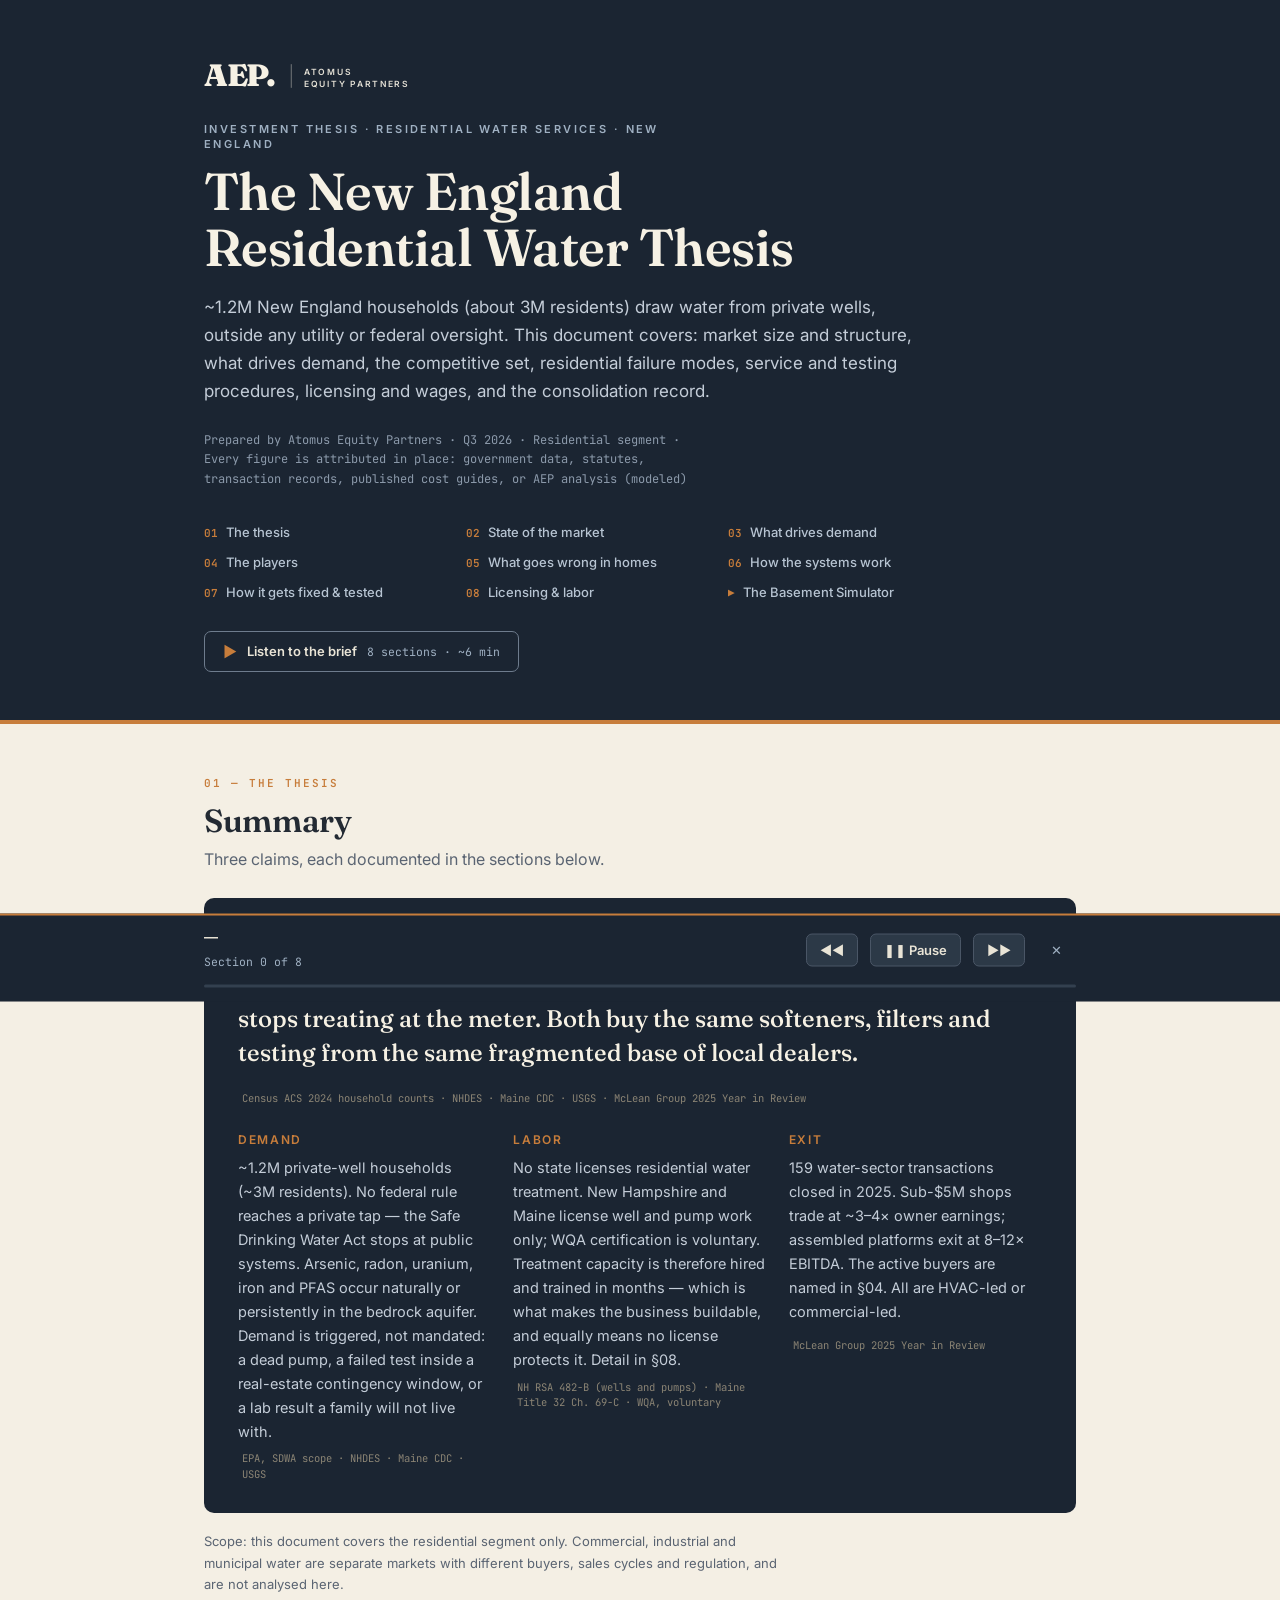
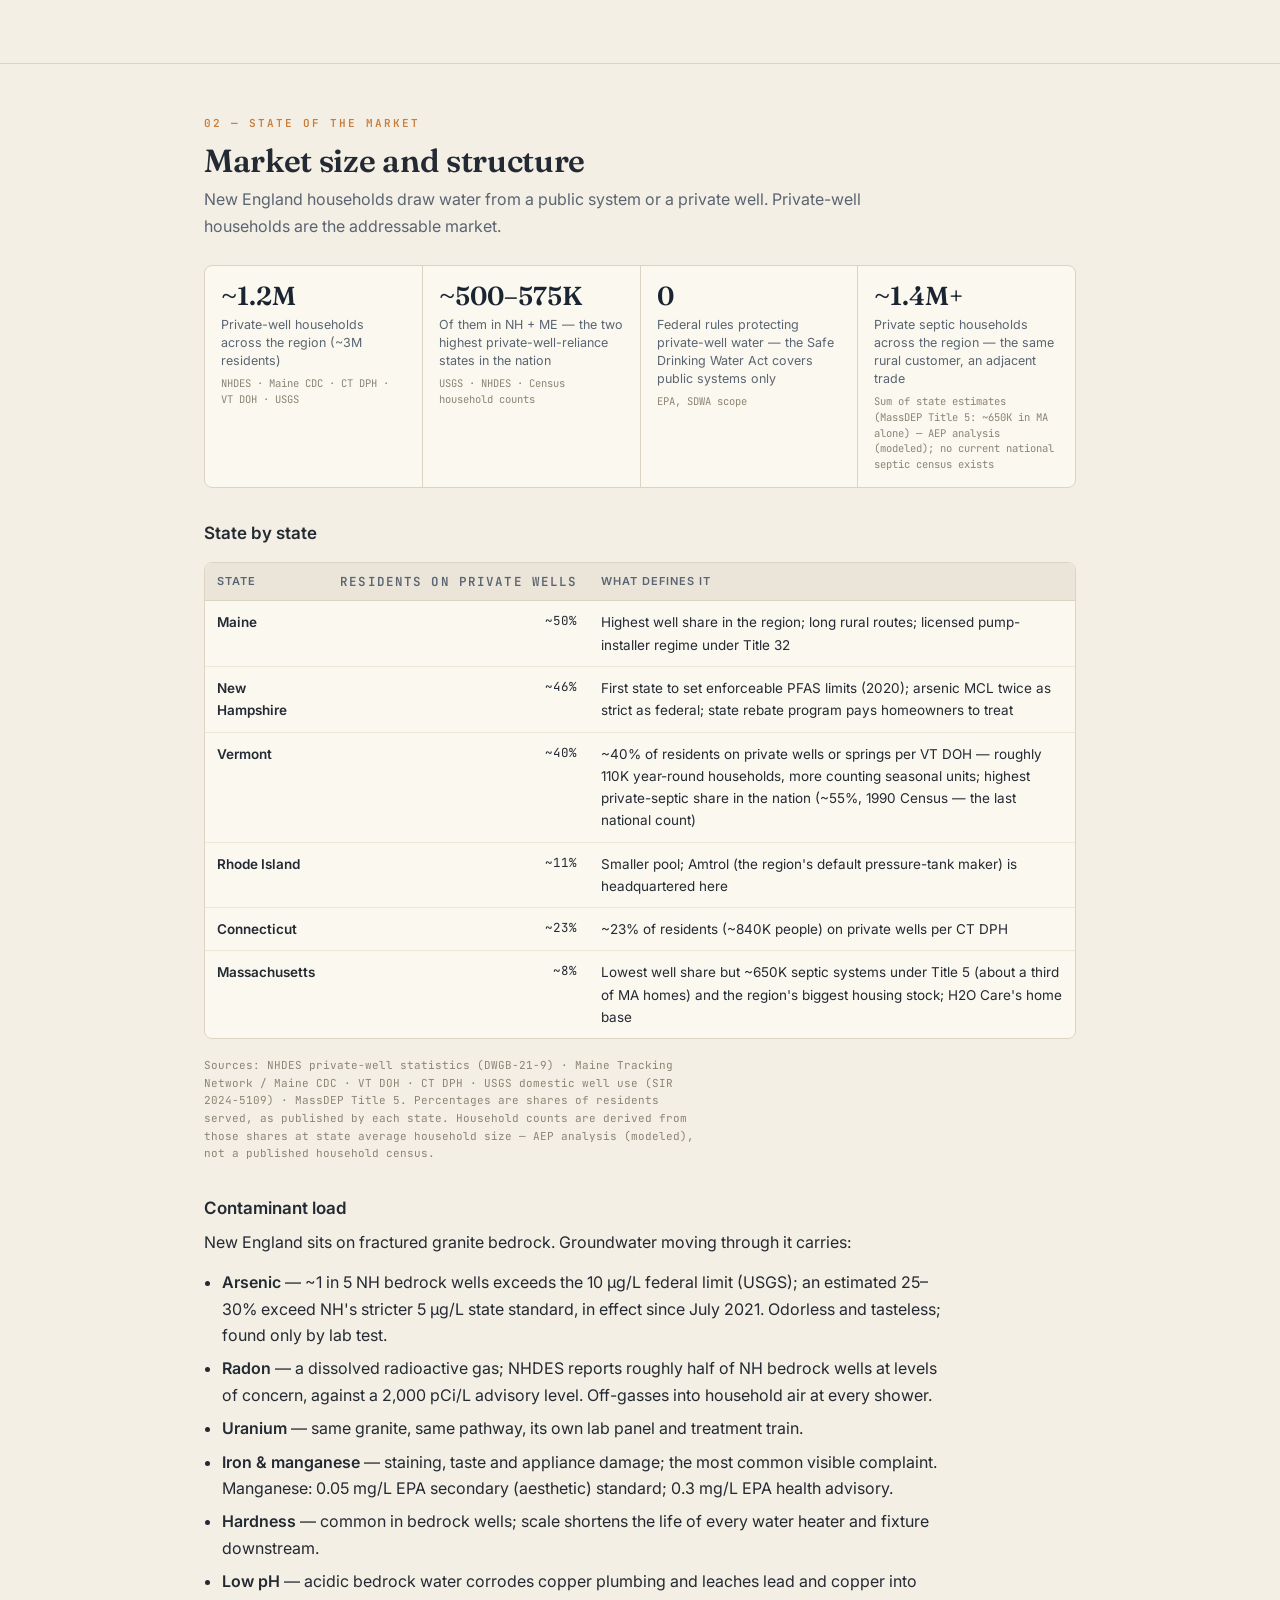
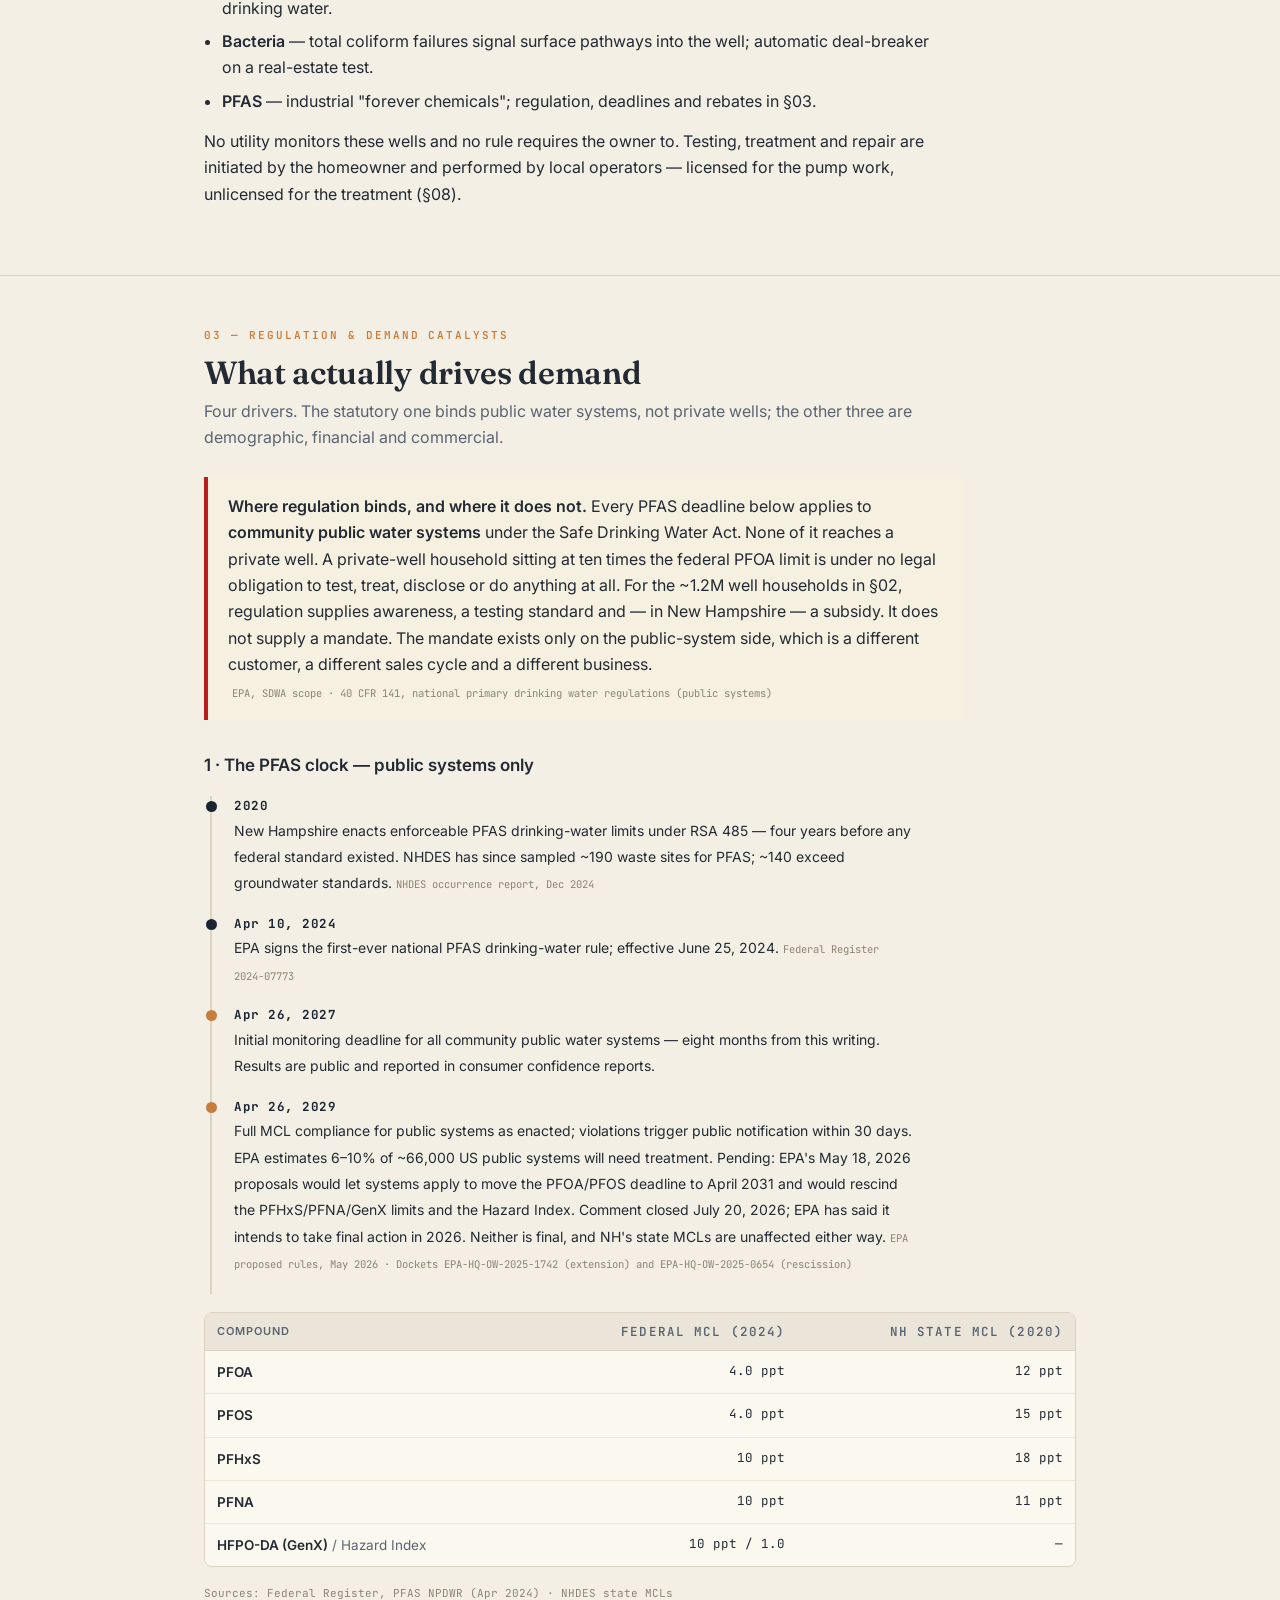
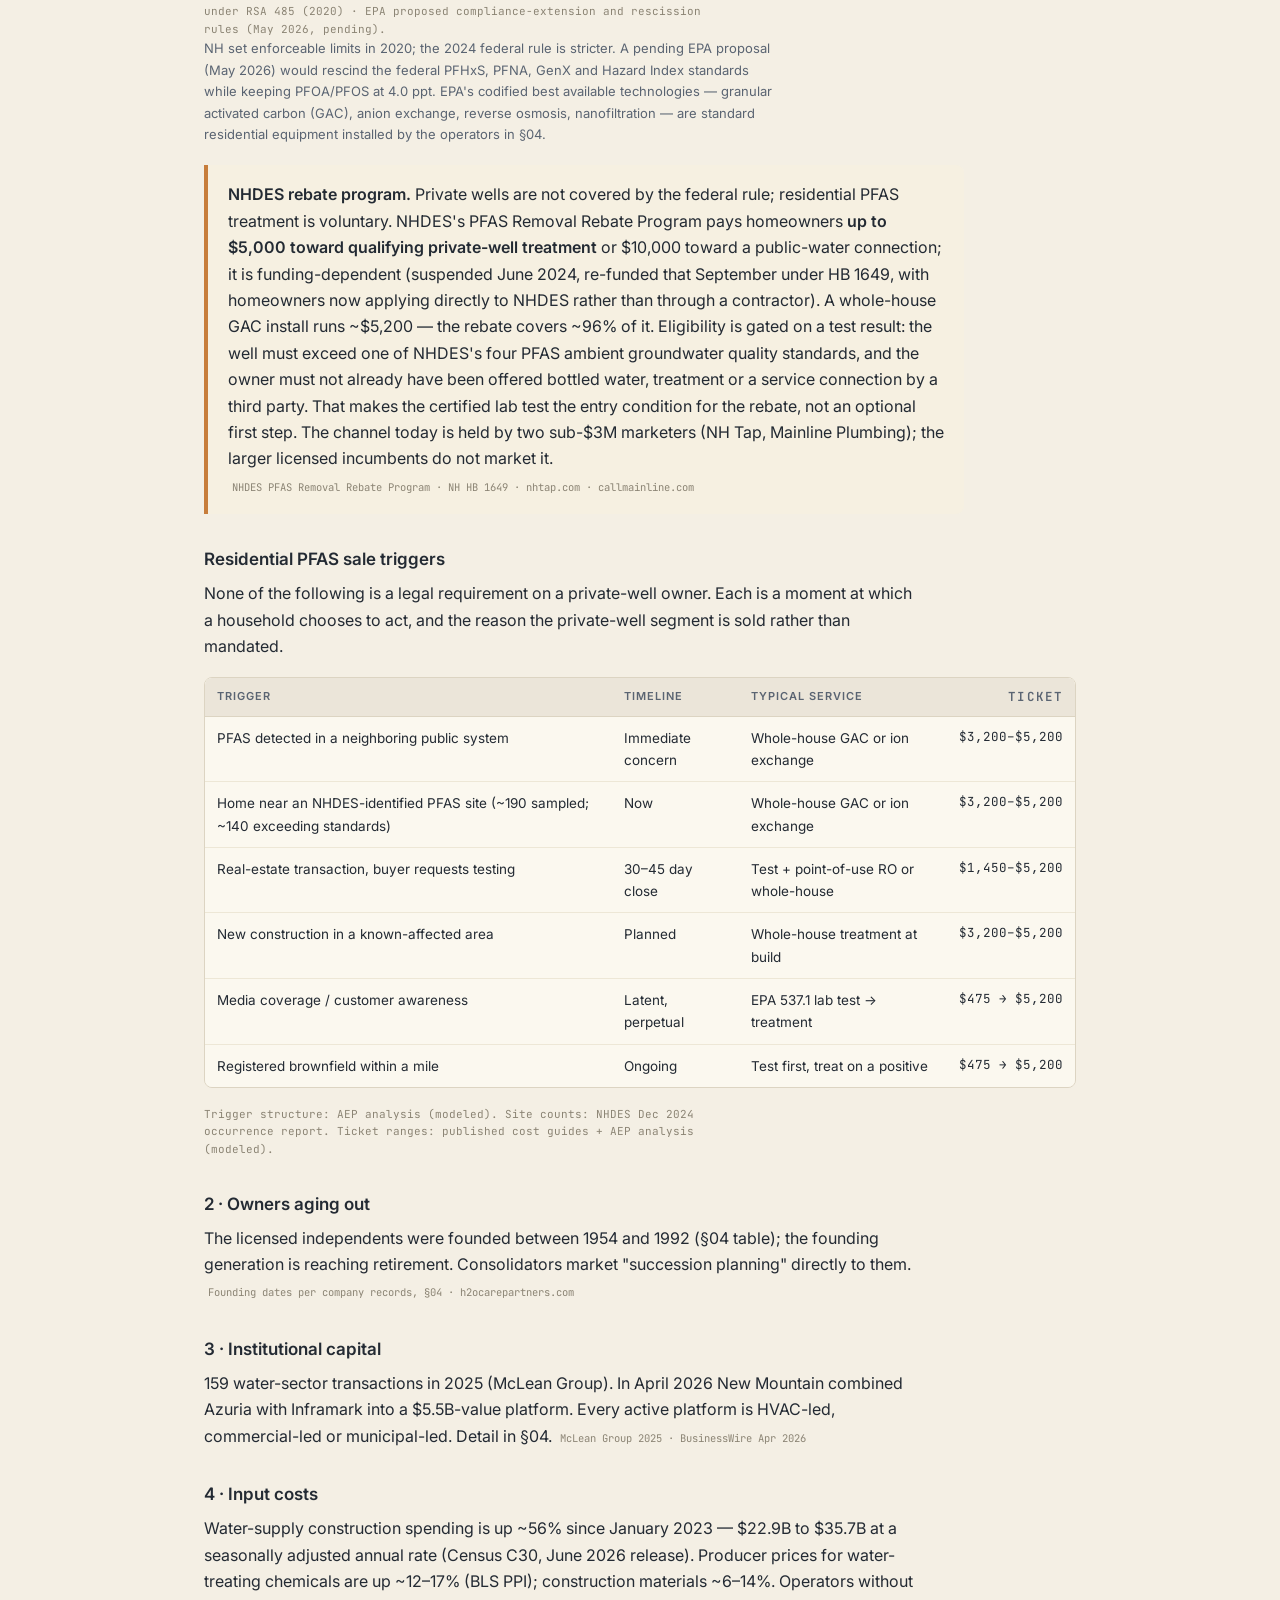
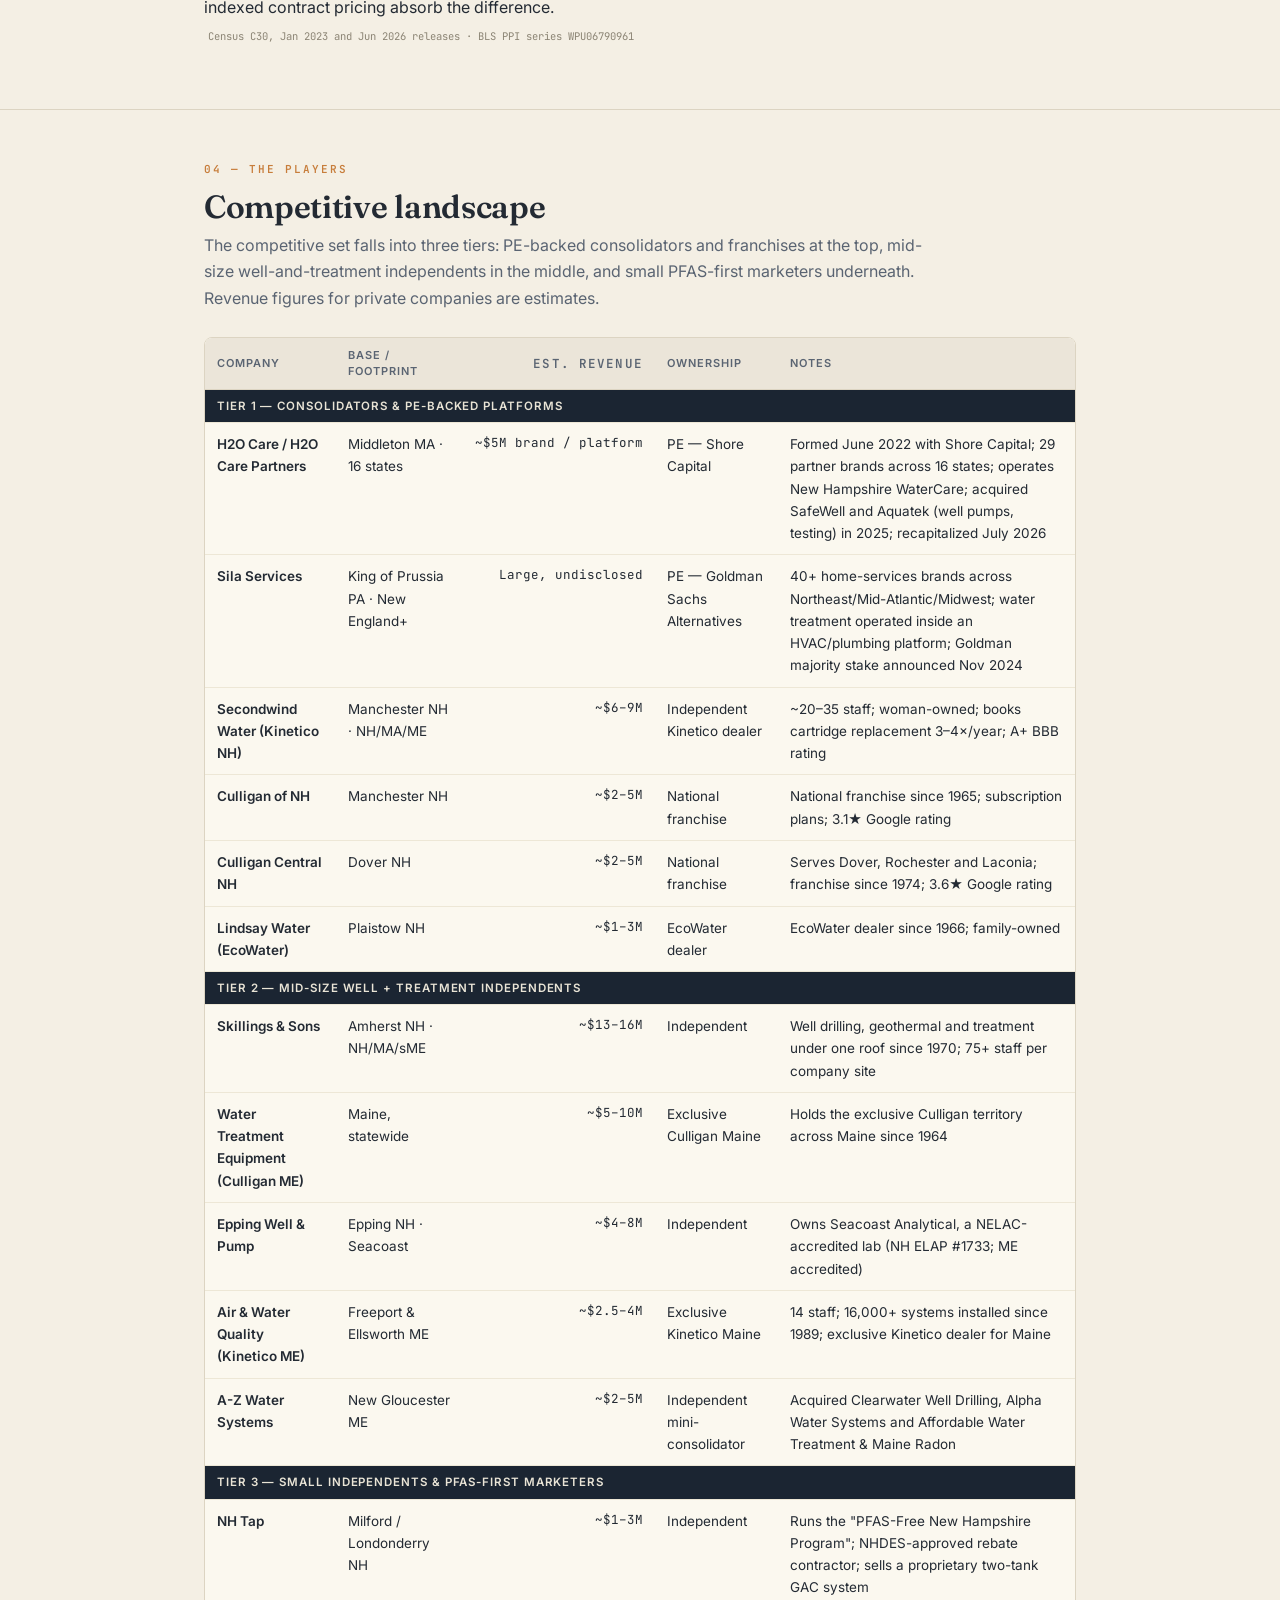
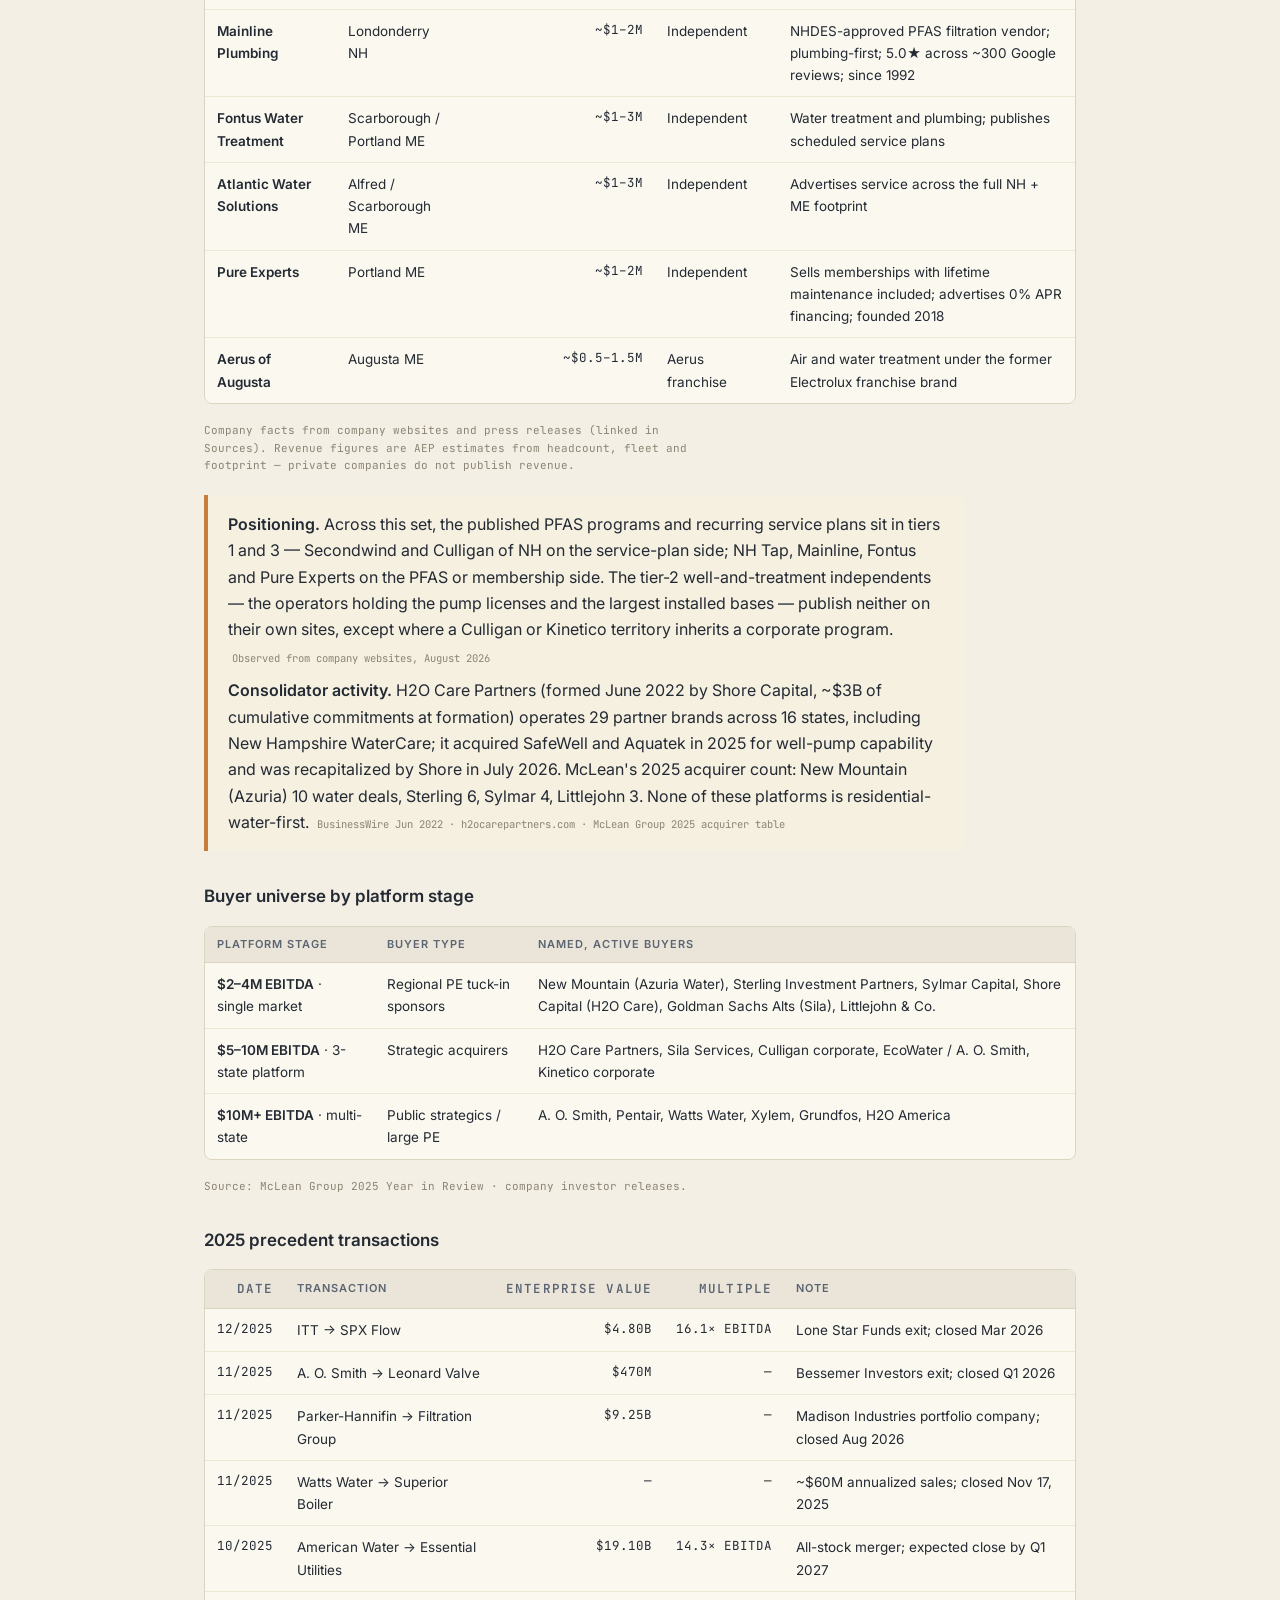
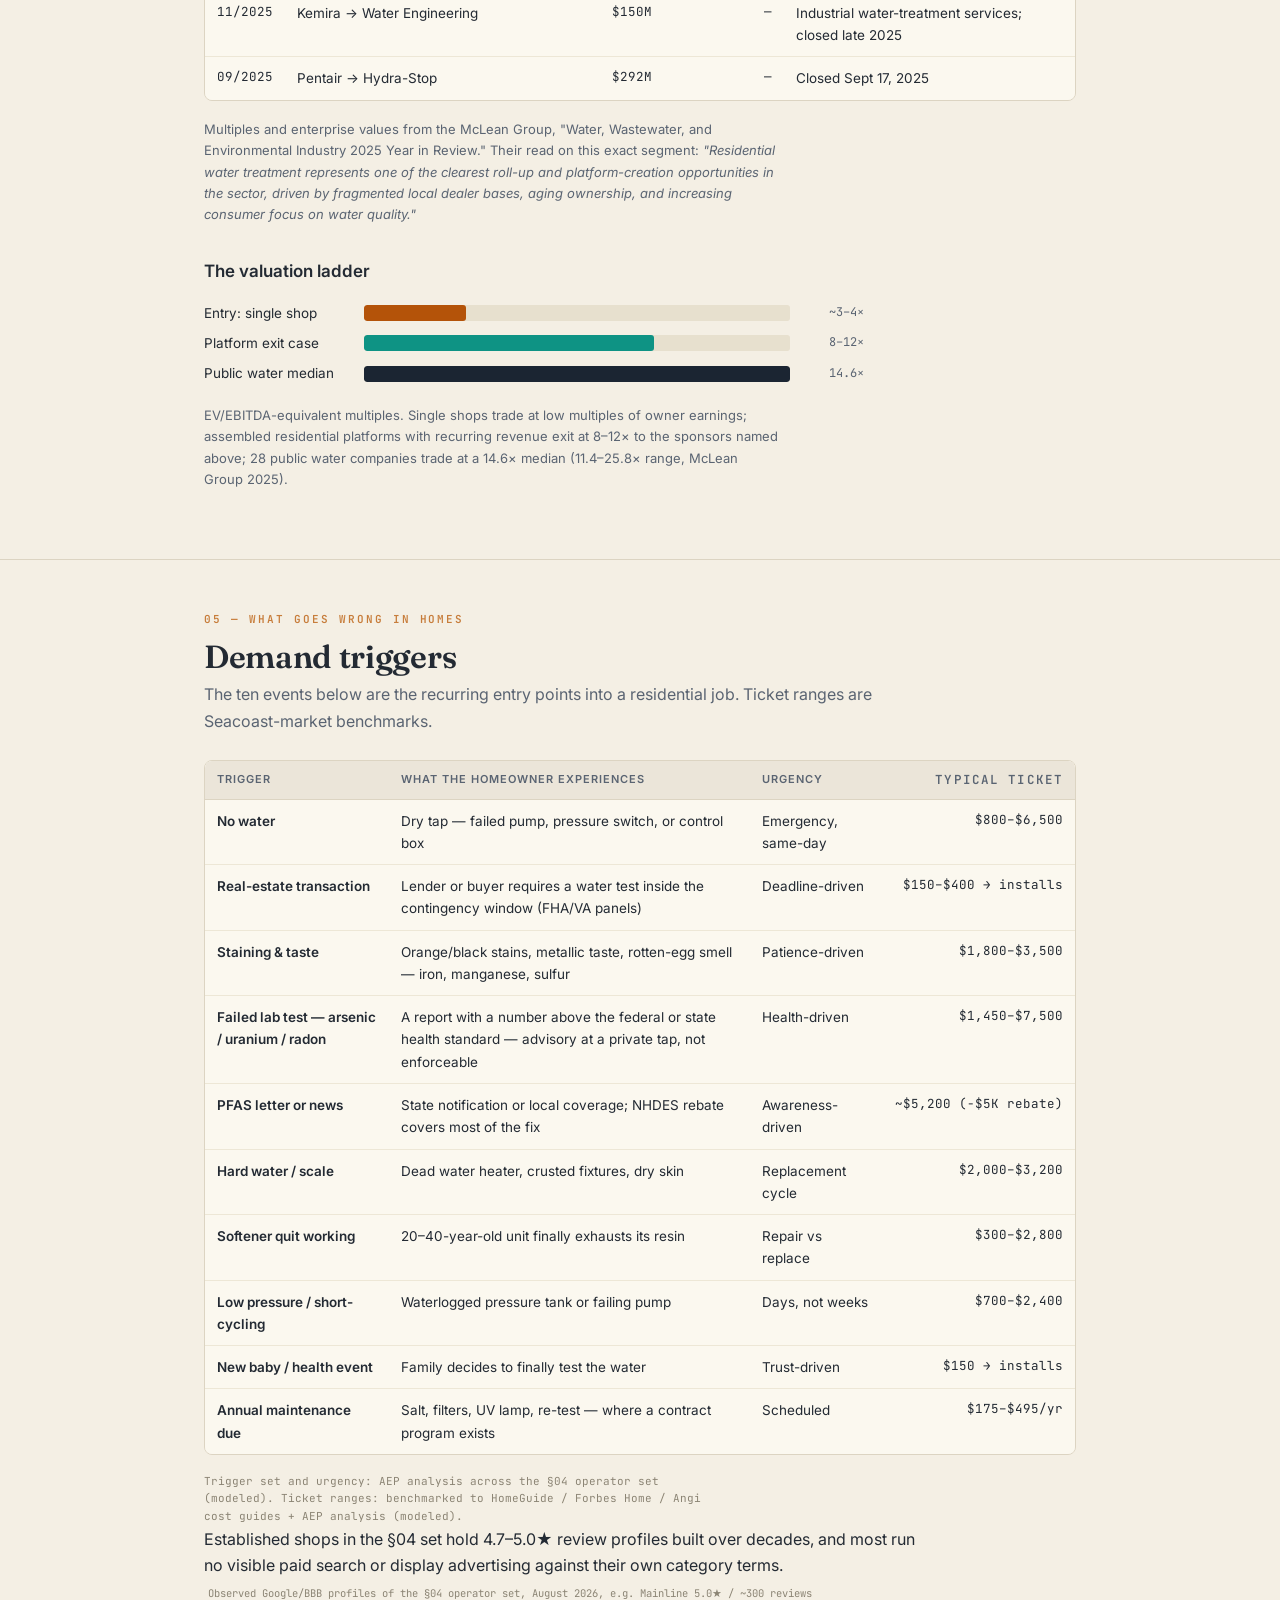
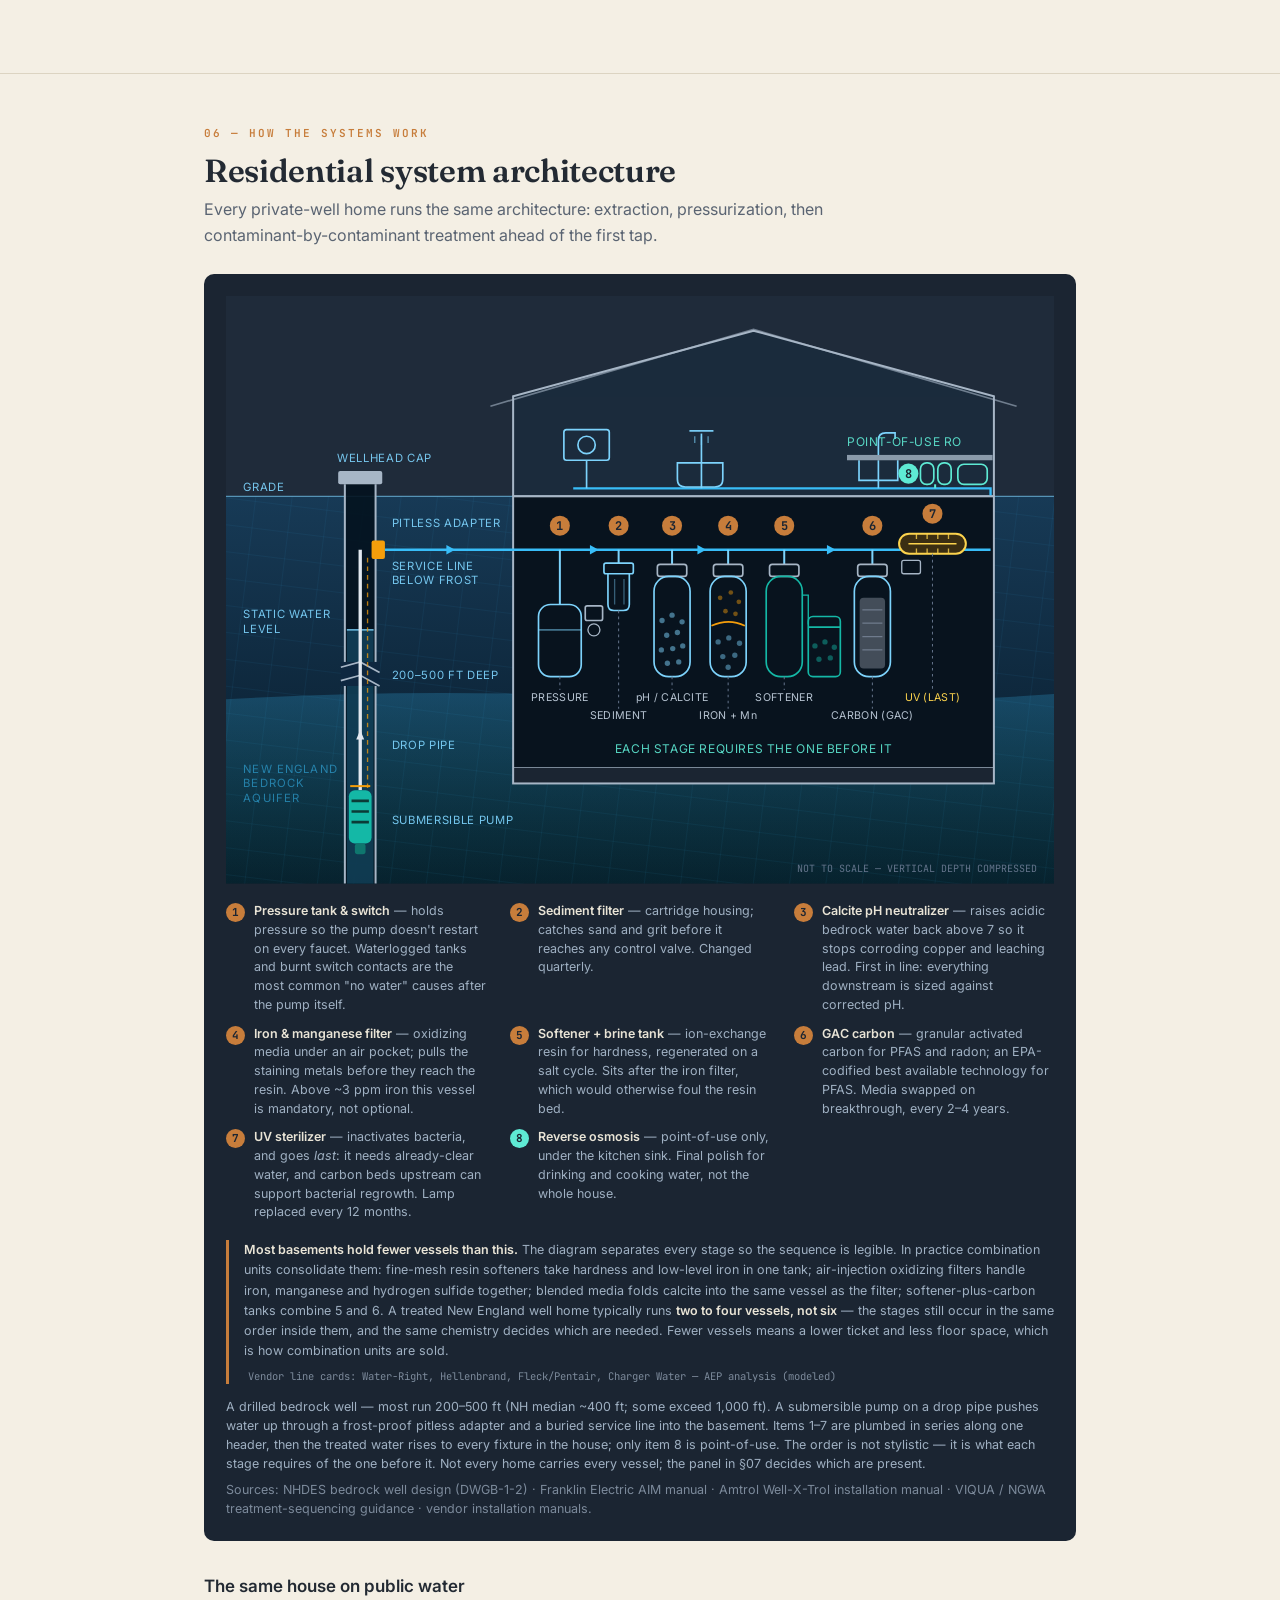
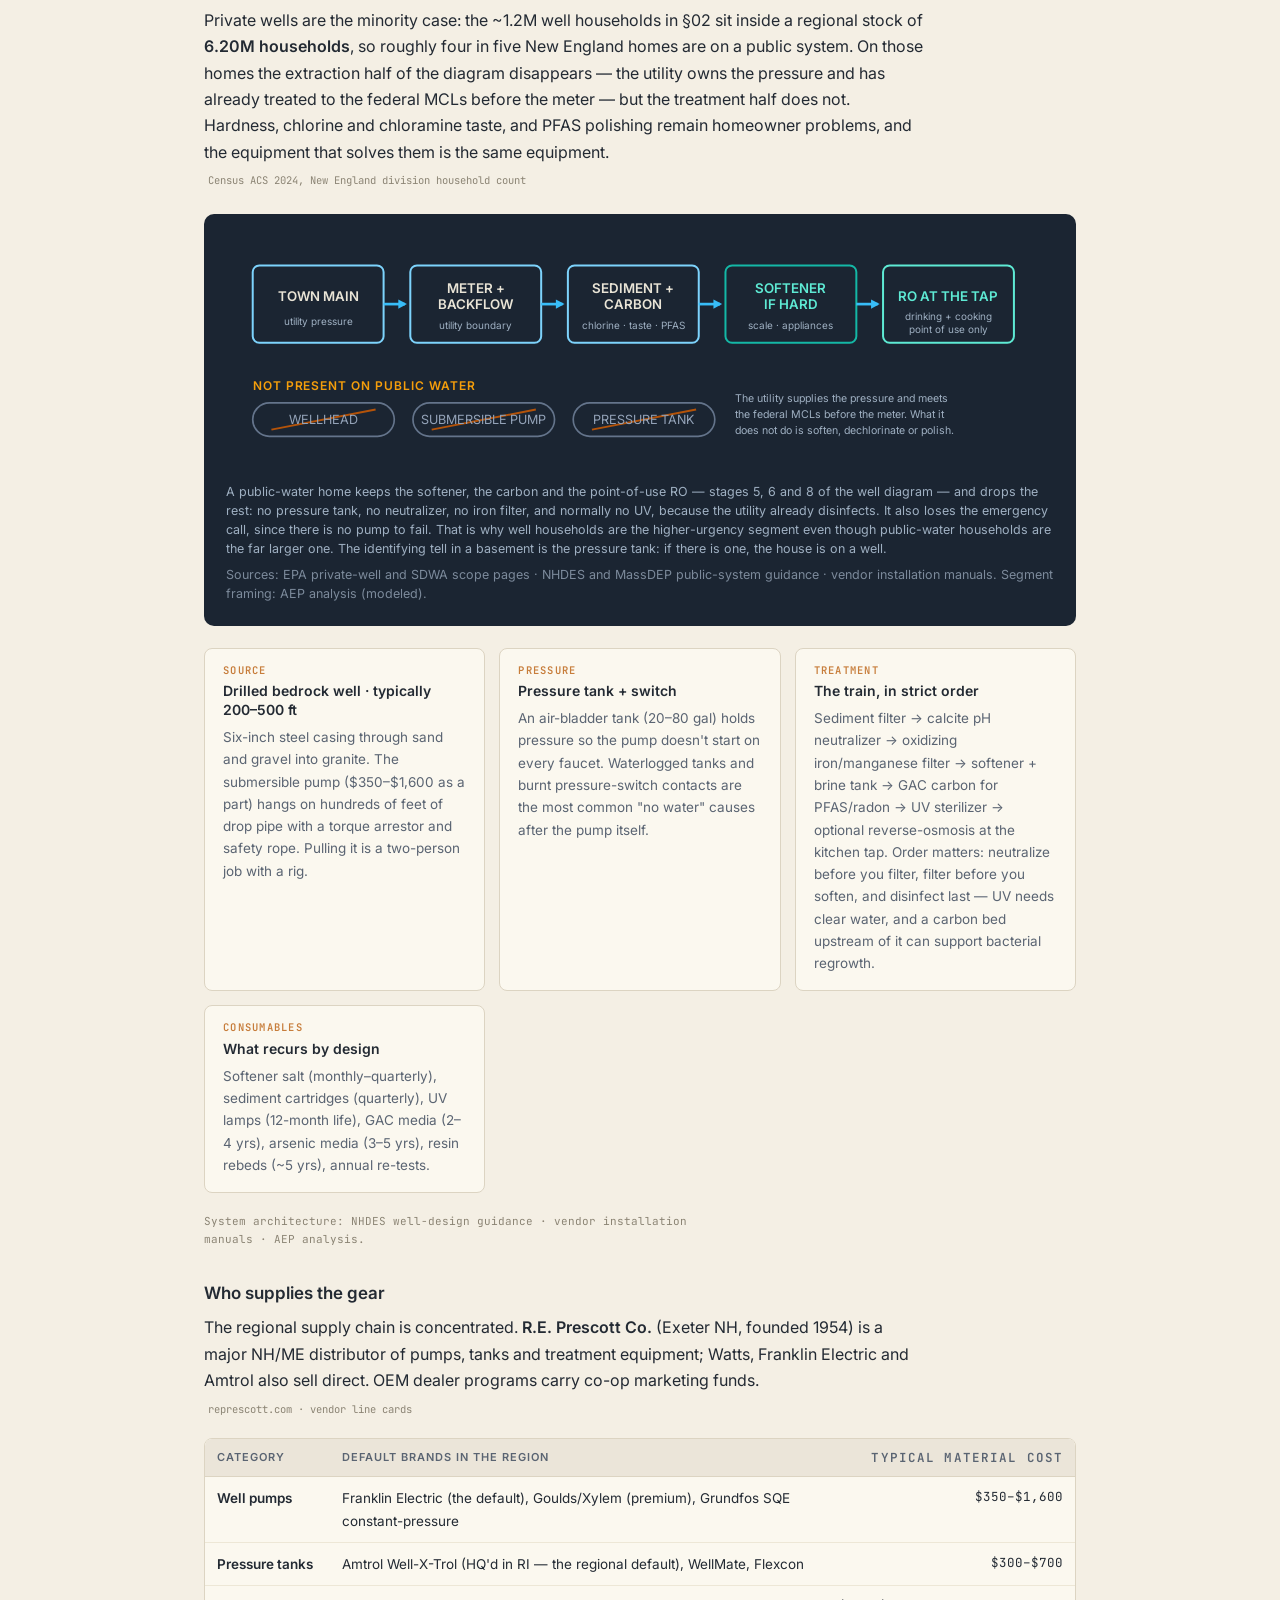
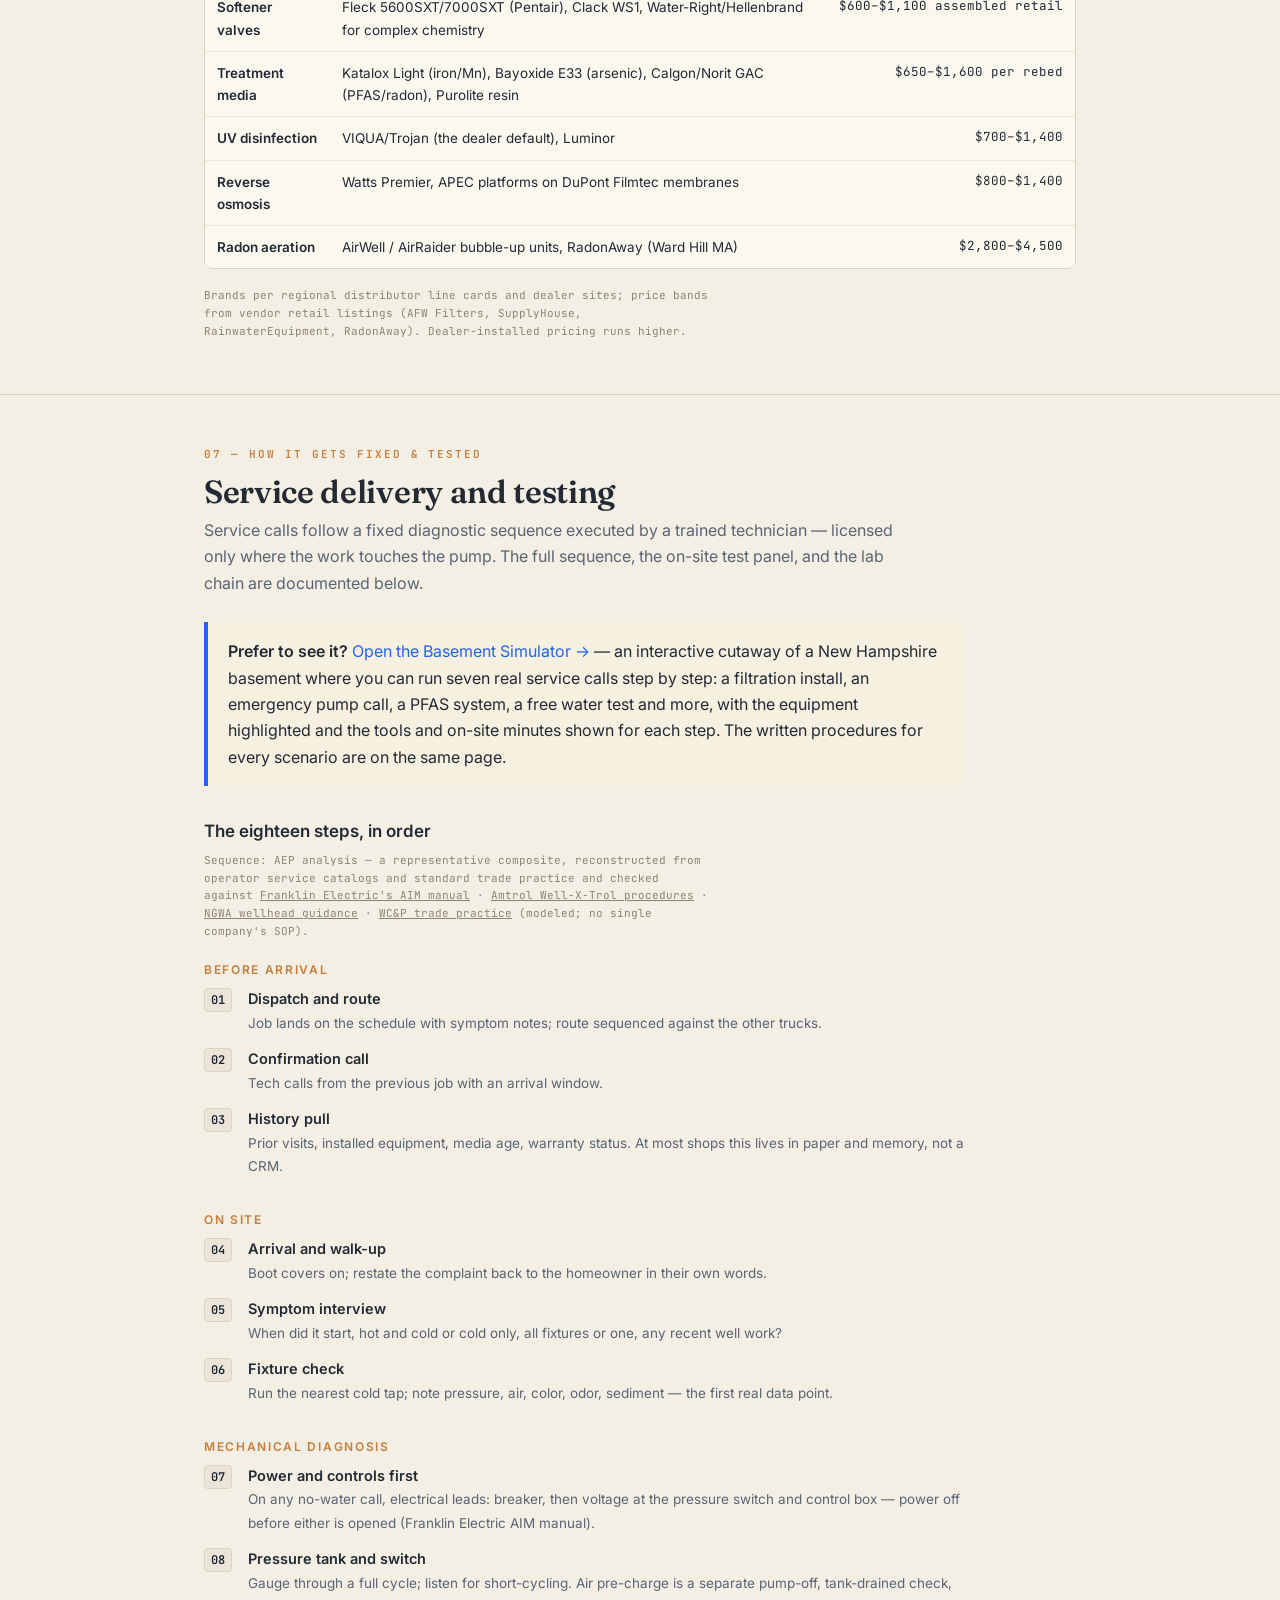
<file: index.html>
<!DOCTYPE html>
<html lang="en">
<head>
<meta charset="utf-8" />
<meta name="viewport" content="width=device-width, initial-scale=1" />
<title>The New England Residential Water Thesis — AEP Equity</title>
<meta name="description" content="An investment thesis on New England residential water services: the market, the players, the regulation, what breaks in homes, how technicians fix and test it, what the licensing does and does not gate, and the economics of the trade. Prepared by Atomus Equity Partners." />
<meta property="og:title" content="The New England Residential Water Thesis — AEP Equity" />
<meta property="og:description" content="The market, the players, the regulation, what breaks in homes, how technicians fix and test it, what the licensing does and does not gate, and the economics of the trade. Prepared by Atomus Equity Partners." />
<meta property="og:type" content="article" />
<meta property="og:url" content="https://aep1992.github.io/water-thesis/" />
<meta name="twitter:card" content="summary" />
<link rel="preconnect" href="https://fonts.googleapis.com" />
<link rel="preconnect" href="https://fonts.gstatic.com" crossorigin />
<link href="https://fonts.googleapis.com/css2?family=Inter:wght@400;500;600;700&family=Fraunces:ital,opsz,wght@0,9..144,300..900;1,9..144,300..900&family=JetBrains+Mono:wght@400;600&display=swap" rel="stylesheet" />
<link rel="icon" href="data:image/svg+xml,%3Csvg xmlns='http://www.w3.org/2000/svg' viewBox='0 0 32 32'%3E%3Crect width='32' height='32' fill='%231B2532'/%3E%3Ctext x='16' y='23' text-anchor='middle' font-family='Georgia,serif' font-weight='900' font-size='17' fill='%23EBE5D9'%3EA%3C/text%3E%3Crect x='24.5' y='19' width='3' height='3' fill='%23C77D3B'/%3E%3C/svg%3E" />
<style>
:root{
  --navy:#1B2532; --navy2:#2C3947; --cream:#F4EFE4; --cream2:#EBE5D9; --ink:#232A33;
  --sub:#5A6472; --line:#DCD4C2; --copper:#C77D3B; --blue:#2563EB; --teal:#0E9384; --amber:#B45309; --red:#B91C1C;
  --serif:"Fraunces",Georgia,serif; --sans:"Inter",system-ui,sans-serif; --mono:"JetBrains Mono",ui-monospace,monospace;
}
*{box-sizing:border-box;margin:0;padding:0}
html{scroll-behavior:smooth}
body{background:var(--cream);color:var(--ink);font:16px/1.65 var(--sans)}
.wrap{max-width:920px;margin:0 auto;padding:0 24px}
a{color:var(--blue);text-decoration:none}
a:hover{text-decoration:underline}

.masthead{background:var(--navy);color:#E9E4D6;padding:56px 0 48px;border-bottom:4px solid var(--copper)}
.aep-lockup{height:40px;display:block}
.mast-kicker{font:600 11px/1.4 var(--sans);letter-spacing:.22em;text-transform:uppercase;color:#9FB0C2;margin:26px 0 10px}
h1{font:600 clamp(34px,5.4vw,52px)/1.08 var(--serif);letter-spacing:-.01em;color:#F6F1E4;max-width:20ch}
.mast-sub{margin-top:18px;max-width:66ch;color:#C4CDD8;font-size:17px}
.mast-meta{margin-top:26px;font:400 12px/1.6 var(--mono);color:#8C9AAB}
.toc{margin-top:30px;display:grid;grid-template-columns:repeat(auto-fit,minmax(220px,1fr));gap:4px 26px;max-width:760px}
.toc a{font:500 13px/2 var(--sans);color:#B7C4D2}
.toc a b{font-family:var(--mono);font-size:11px;color:var(--copper);margin-right:8px;font-weight:600}
.toc a:hover{color:#fff;text-decoration:none}

section{padding:54px 0;border-bottom:1px solid var(--line)}
.sec-n{font:600 11px/1 var(--mono);letter-spacing:.18em;color:var(--copper);text-transform:uppercase}
h2{font:600 clamp(24px,3.2vw,32px)/1.15 var(--serif);margin:10px 0 6px;letter-spacing:-.01em}
.sec-sub{color:var(--sub);max-width:72ch;margin-bottom:26px}
h3{font:600 17px/1.3 var(--sans);margin:34px 0 10px}
p{max-width:72ch;margin-bottom:14px}
p.tight{margin-bottom:8px}
ul.flat{max-width:72ch;margin:0 0 14px 18px}
ul.flat li{margin-bottom:7px}
strong{font-weight:600}
.note{font-size:13px;color:var(--sub);max-width:72ch}
.src{display:block;font:400 11px/1.6 var(--mono);color:#8B8474;margin:8px 0 0}
.src a{color:#8B8474;text-decoration:underline}
.src-i{font:400 10.5px/1.5 var(--mono);color:#8B8474;font-style:normal}
.stat .src-i{display:block;margin-top:6px}
p .src-i{display:inline-block;margin-left:4px}

.stats{display:grid;grid-template-columns:repeat(auto-fit,minmax(150px,1fr));gap:1px;background:var(--line);border:1px solid var(--line);border-radius:8px;overflow:hidden;margin:26px 0}
.stat{background:#FBF8EF;padding:16px 16px 14px}
.stat b{display:block;font:600 26px/1.1 var(--serif);color:var(--navy)}
.stat span{display:block;font-size:12.5px;color:var(--sub);margin-top:5px;line-height:1.45}

.thesis-box{background:var(--navy);color:#E9E4D6;border-radius:10px;padding:34px 34px 28px;margin:0 0 8px}
.thesis-box p.big{font:500 clamp(19px,2.6vw,24px)/1.45 var(--serif);color:#F6F1E4;max-width:100%;margin-bottom:22px}
.pillars{display:grid;grid-template-columns:repeat(auto-fit,minmax(220px,1fr));gap:22px}
.pillar h4{font:600 12px/1.4 var(--sans);letter-spacing:.14em;text-transform:uppercase;color:var(--copper);margin-bottom:8px}
.pillar p{font-size:14.5px;color:#C4CDD8;margin:0;max-width:100%}

.tbl-scroll{overflow-x:auto;margin:18px 0;border:1px solid var(--line);border-radius:8px}
table{width:100%;border-collapse:collapse;font-size:13.5px;background:#FBF8EF;min-width:660px}
th{font:600 11px/1.4 var(--sans);letter-spacing:.09em;text-transform:uppercase;text-align:left;color:var(--sub);background:var(--cream2);padding:10px 12px;border-bottom:1px solid var(--line)}
td{padding:10px 12px;border-bottom:1px solid #EDE7D6;vertical-align:top}
tr:last-child td{border-bottom:0}
td.num,th.num{text-align:right;font-family:var(--mono);font-size:12.5px;white-space:nowrap}
td b{font-weight:600}
.dim{color:var(--sub)}
tr.tier-row td{background:var(--navy);color:#E9E4D6;font:600 11.5px/1.4 var(--sans);letter-spacing:.08em;text-transform:uppercase;padding:8px 12px}
tr.tier-row td span{color:#9FB0C2;text-transform:none;letter-spacing:0;font-weight:400;margin-left:8px}

.bars{margin:20px 0;max-width:660px}
.bar-row{display:grid;grid-template-columns:150px 1fr 64px;gap:10px;align-items:center;margin-bottom:8px;font-size:13.5px}
.bar-track{background:#E7E0CE;border-radius:3px;height:16px;overflow:hidden}
.bar-fill{height:100%;background:var(--blue);border-radius:3px}
.bar-val{font-family:var(--mono);font-size:12px;color:var(--sub);text-align:right}

.tl{border-left:2px solid var(--line);margin:20px 0 8px 6px;padding-left:22px}
.tl-item{position:relative;padding-bottom:18px;max-width:68ch}
.tl-item:before{content:"";position:absolute;left:-28.5px;top:5px;width:11px;height:11px;border-radius:50%;background:var(--copper)}
.tl-item.done:before{background:var(--navy)}
.tl-item b{font-family:var(--mono);font-size:12.5px;letter-spacing:.04em;color:var(--navy);display:block}
.tl-item span{font-size:14px;color:var(--ink)}

.diagram{background:var(--navy);border-radius:10px;padding:22px;margin:22px 0}
.diagram svg{width:100%;height:auto;display:block}
.diagram figcaption{color:#9FB0C2;font-size:12.5px;margin-top:14px;line-height:1.5}
.dgm-scroll{overflow-x:auto;-webkit-overflow-scrolling:touch}
.dgm-scroll svg{min-width:780px}
.dgm-key{list-style:none;margin:18px 0 0;padding:0;display:grid;grid-template-columns:repeat(auto-fit,minmax(238px,1fr));gap:10px 24px}
.dgm-key li{position:relative;padding-left:28px;font-size:12.5px;line-height:1.5;color:#9FB0C2}
.dgm-key li b{color:#E9E4D6;font-weight:600}
.dgm-key li i{position:absolute;left:0;top:1px;width:19px;height:19px;border-radius:50%;background:var(--copper);color:#1B2532;font:700 11px/19px var(--mono);text-align:center;font-style:normal}
.dgm-key li.pou i{background:#5EEAD4}
.dgm-note{margin-top:18px;border-left:3px solid var(--copper);padding-left:15px;font-size:12.5px;line-height:1.62;color:#9FB0C2}
.dgm-note p{margin:0;max-width:100%}
.dgm-note b{color:#E9E4D6;font-weight:600}
.dgm-note .src-i{display:block;margin-top:7px;color:#7C8A9B}

.cards{display:grid;grid-template-columns:repeat(auto-fit,minmax(250px,1fr));gap:14px;margin:20px 0}
.card{background:#FBF8EF;border:1px solid var(--line);border-radius:8px;padding:16px 18px}
.card h4{font:600 14px/1.35 var(--sans);margin-bottom:6px}
.card p{font-size:13.5px;color:var(--sub);margin:0;max-width:100%}
.card .k{font:600 10.5px/1 var(--mono);letter-spacing:.12em;text-transform:uppercase;color:var(--copper);display:block;margin-bottom:7px}

.callout{border-left:4px solid var(--copper);background:#F6F0E1;border-radius:0 8px 8px 0;padding:16px 20px;margin:20px 0;max-width:76ch}
.callout p{margin:0 0 8px;max-width:100%}
.callout p:last-child{margin-bottom:0}

/* service-call phases */
.phases{counter-reset:step;margin:20px 0}
.phase-h{font:600 12px/1.4 var(--sans);letter-spacing:.14em;text-transform:uppercase;color:var(--copper);margin:22px 0 8px}
.steps{list-style:none;margin:0;max-width:76ch}
.steps li{counter-increment:step;position:relative;padding:0 0 12px 44px;font-size:14.5px}
.steps li:before{content:counter(step,decimal-leading-zero);position:absolute;left:0;top:1px;font:600 12px/1 var(--mono);color:var(--navy);background:var(--cream2);border:1px solid var(--line);border-radius:4px;padding:5px 6px}
.steps li b{display:block;font-weight:600}
.steps li span{color:var(--sub);font-size:13.5px}

.colophon{background:var(--navy);color:#C4CDD8;padding:52px 0 44px}
.colophon .aep-lockup{height:34px}
.col-quote{font:italic 500 17px/1.55 var(--serif);color:#E9E4D6;max-width:60ch;margin:22px 0}
.col-names{font-size:14px;margin-bottom:4px}
.col-links{font-size:13px;color:#8C9AAB;margin-top:18px}
.col-links a{color:#B7C4D2}
.sources{font-size:12px;color:#7C8A9B;line-height:1.8;margin-top:26px;border-top:1px solid #33404F;padding-top:18px}
.sources a{color:#8FA3B8}
.disclaimer{font-size:11.5px;color:#6E7C8D;margin-top:18px;max-width:82ch}

/* ---- spoken brief ---- */
.listen{display:inline-flex;align-items:center;gap:10px;margin-top:26px;font:600 13px/1 var(--sans);
  padding:12px 18px;border:1.5px solid #6E7C8D;border-radius:7px;background:transparent;color:#E9E4D6;cursor:pointer}
.listen:hover{background:#2C3947;border-color:#B7C4D2}
.listen:focus-visible{outline:2px solid var(--copper);outline-offset:2px}
.listen .tri{color:var(--copper);font-size:15px;line-height:1}
.listen .len{font:400 11.5px/1 var(--mono);color:#9FB0C2}
section.narrating{box-shadow:inset 4px 0 0 var(--copper)}
.player{position:fixed;left:0;right:0;bottom:0;z-index:60;background:var(--navy);color:#E9E4D6;
  border-top:2px solid var(--copper);padding:12px 0 14px;transform:translateY(115%);transition:transform .28s ease}
.player.on{transform:none}
.player .wrap{display:flex;align-items:center;gap:12px;flex-wrap:wrap}
.player .now{flex:1 1 200px;min-width:0}
.player .now b{display:block;font:600 14px/1.35 var(--sans);white-space:nowrap;overflow:hidden;text-overflow:ellipsis}
.player .now span{font:400 11.5px/1.5 var(--mono);color:#9FB0C2}
.player button{font:600 13px/1 var(--sans);padding:9px 13px;border-radius:6px;border:1.5px solid #4A5666;
  background:#2C3947;color:#E9E4D6;cursor:pointer}
.player button:hover{background:#3A4757}
.player button:focus-visible{outline:2px solid var(--copper);outline-offset:2px}
.player .x{border-color:transparent;background:transparent;color:#9FB0C2}
.pbar{flex-basis:100%;height:3px;background:#33404F;border-radius:2px;overflow:hidden}
.pbar i{display:block;height:100%;width:0;background:var(--copper);transition:width .45s ease}
body.playing{padding-bottom:92px}
@media (max-width:640px){
  .player .now b{font-size:13px}
  .player button{padding:8px 11px;font-size:12px}
  body.playing{padding-bottom:150px}   /* the bar wraps to two rows at this width */
}
@media (max-width:640px){
  .bar-row{grid-template-columns:110px 1fr 52px}
  .thesis-box{padding:24px 20px}
  section{padding:40px 0}
}
@media print{
  .masthead,.colophon{-webkit-print-color-adjust:exact;print-color-adjust:exact}
  section{padding:26px 0}
  .tbl-scroll{border:none}
}
</style>
</head>
<body>

<header class="masthead">
  <div class="wrap">
    <svg class="aep-lockup" viewBox="0 0 232 44" role="img" aria-label="AEP · Atomus Equity Partners">
      <text x="0" y="33" font-family="Fraunces, Georgia, serif" font-weight="900" font-size="34" letter-spacing="-1.6" fill="#F6F1E4">AEP.</text>
      <line x1="96" y1="9" x2="96" y2="35" stroke="#F6F1E4" stroke-width="1" opacity=".45"/>
      <text x="110" y="21" font-family="Inter, sans-serif" font-weight="600" font-size="9.4" letter-spacing="1.9" fill="#F6F1E4" opacity=".92">ATOMUS</text>
      <text x="110" y="34" font-family="Inter, sans-serif" font-weight="600" font-size="9.4" letter-spacing="1.9" fill="#F6F1E4" opacity=".92">EQUITY PARTNERS</text>
    </svg>
    <p class="mast-kicker">Investment Thesis · Residential Water Services · New England</p>
    <h1>The New England Residential Water Thesis</h1>
    <p class="mast-sub">~1.2M New England households (about 3M residents) draw water from private wells, outside any utility or federal oversight.
      This document covers: market size and structure, what drives demand, the competitive set, residential failure modes,
      service and testing procedures, licensing and wages, and the consolidation record.</p>
    <p class="mast-meta">Prepared by Atomus Equity Partners · Q3 2026 · Residential segment · Every figure is attributed in place: government data, statutes, transaction records, published cost guides, or AEP analysis (modeled)</p>
    <nav class="toc" aria-label="Contents">
      <a href="#thesis"><b>01</b>The thesis</a>
      <a href="#market"><b>02</b>State of the market</a>
      <a href="#regulation"><b>03</b>What drives demand</a>
      <a href="#players"><b>04</b>The players</a>
      <a href="#problems"><b>05</b>What goes wrong in homes</a>
      <a href="#systems"><b>06</b>How the systems work</a>
      <a href="#fixes"><b>07</b>How it gets fixed &amp; tested</a>
      <a href="#licensing"><b>08</b>Licensing &amp; labor</a>
      <a href="basement.html"><b>▶</b>The Basement Simulator</a>
    </nav>
    <button class="listen" id="listenBtn" hidden><span class="tri">▶</span> Listen to the brief
      <span class="len">8 sections · ~6 min</span></button>
  </div>
</header>

<!-- ============ 01 THESIS ============ -->
<section id="thesis">
  <div class="wrap">
    <p class="sec-n">01 — The Thesis</p>
    <h2>Summary</h2>
    <p class="sec-sub">Three claims, each documented in the sections below.</p>
    <div class="thesis-box">
      <p class="big">New England has 6.2 million households. Roughly 1.2 million run their own water supply on a
        private well; the rest sit on a public system that stops treating at the meter. Both buy the same softeners,
        filters and testing from the same fragmented base of local dealers.</p>
      <p style="margin:-10px 0 22px"><em class="src-i">Census ACS 2024 household counts · NHDES · Maine CDC · USGS ·
        McLean Group 2025 Year in Review</em></p>
      <div class="pillars">
        <div class="pillar">
          <h4>Demand</h4>
          <p>~1.2M private-well households (~3M residents). No federal rule reaches a private tap — the Safe Drinking
            Water Act stops at public systems. Arsenic, radon, uranium, iron and PFAS occur naturally or persistently in
            the bedrock aquifer. Demand is triggered, not mandated: a dead pump, a failed test inside a real-estate
            contingency window, or a lab result a family will not live with.</p>
          <p style="margin-top:8px"><em class="src-i">EPA, SDWA scope · NHDES · Maine CDC · USGS</em></p>
        </div>
        <div class="pillar">
          <h4>Labor</h4>
          <p>No state licenses residential water treatment. New Hampshire and Maine license well and pump work only;
            WQA certification is voluntary. Treatment capacity is therefore hired and trained in months — which is what
            makes the business buildable, and equally means no license protects it. Detail in §08.</p>
          <p style="margin-top:8px"><em class="src-i">NH RSA 482-B (wells and pumps) · Maine Title 32 Ch. 69-C · WQA, voluntary</em></p>
        </div>
        <div class="pillar">
          <h4>Exit</h4>
          <p>159 water-sector transactions closed in 2025. Sub-$5M shops trade at ~3–4× owner earnings; assembled
            platforms exit at 8–12× EBITDA. The active buyers are named in §04. All are HVAC-led or commercial-led.</p>
          <p style="margin-top:8px"><em class="src-i">McLean Group 2025 Year in Review</em></p>
        </div>
      </div>
    </div>
    <p class="note" style="margin-top:18px">Scope: this document covers the residential segment only. Commercial,
      industrial and municipal water are separate markets with different buyers, sales cycles and regulation, and are
      not analysed here.</p>
  </div>
</section>

<!-- ============ 02 MARKET ============ -->
<section id="market">
  <div class="wrap">
    <p class="sec-n">02 — State of the Market</p>
    <h2>Market size and structure</h2>
    <p class="sec-sub">New England households draw water from a public system or a private well. Private-well households
      are the addressable market.</p>

    <div class="stats">
      <div class="stat"><b>~1.2M</b><span>Private-well households across the region (~3M residents)<em class="src-i">NHDES · Maine CDC · CT DPH · VT DOH · USGS</em></span></div>
      <div class="stat"><b>~500–575K</b><span>Of them in NH + ME — the two highest private-well-reliance states in the nation<em class="src-i">USGS · NHDES · Census household counts</em></span></div>
      <div class="stat"><b>0</b><span>Federal rules protecting private-well water — the Safe Drinking Water Act covers public systems only<em class="src-i">EPA, SDWA scope</em></span></div>
      <div class="stat"><b>~1.4M+</b><span>Private septic households across the region — the same rural customer, an adjacent trade<em class="src-i">Sum of state estimates (MassDEP Title 5: ~650K in MA alone) — AEP analysis (modeled); no current national septic census exists</em></span></div>
    </div>

    <h3>State by state</h3>
    <div class="tbl-scroll">
      <table>
        <thead><tr><th>State</th><th class="num">Residents on private wells</th><th>What defines it</th></tr></thead>
        <tbody>
          <tr><td><b>Maine</b></td><td class="num">~50%</td><td>Highest well share in the region; long rural routes; licensed pump-installer regime under Title 32</td></tr>
          <tr><td><b>New Hampshire</b></td><td class="num">~46%</td><td>First state to set enforceable PFAS limits (2020); arsenic MCL twice as strict as federal; state rebate program pays homeowners to treat</td></tr>
          <tr><td><b>Vermont</b></td><td class="num">~40%</td><td>~40% of residents on private wells or springs per VT DOH — roughly 110K year-round households, more counting seasonal units; highest private-septic share in the nation (~55%, 1990 Census — the last national count)</td></tr>
          <tr><td><b>Rhode Island</b></td><td class="num">~11%</td><td>Smaller pool; Amtrol (the region's default pressure-tank maker) is headquartered here</td></tr>
          <tr><td><b>Connecticut</b></td><td class="num">~23%</td><td>~23% of residents (~840K people) on private wells per CT DPH</td></tr>
          <tr><td><b>Massachusetts</b></td><td class="num">~8%</td><td>Lowest well share but ~650K septic systems under Title 5 (about a third of MA homes) and the region's biggest housing stock; H2O Care's home base</td></tr>
        </tbody>
      </table>
    </div>
    <p class="src">Sources: NHDES private-well statistics (DWGB-21-9) · Maine Tracking Network / Maine CDC · VT DOH ·
      CT DPH · USGS domestic well use (SIR 2024-5109) · MassDEP Title 5. Percentages are shares of residents served, as
      published by each state. Household counts are derived from those shares at state average household size — AEP
      analysis (modeled), not a published household census.</p>

    <h3>Contaminant load</h3>
    <p>New England sits on fractured granite bedrock. Groundwater moving through it carries:</p>
    <ul class="flat">
      <li><strong>Arsenic</strong> — ~1 in 5 NH bedrock wells exceeds the 10 µg/L federal limit (USGS); an estimated
        25–30% exceed NH's stricter 5 µg/L state standard, in effect since July 2021. Odorless and tasteless; found only
        by lab test.</li>
      <li><strong>Radon</strong> — a dissolved radioactive gas; NHDES reports roughly half of NH bedrock wells at levels
        of concern, against a 2,000 pCi/L advisory level. Off-gasses into household air at every shower.</li>
      <li><strong>Uranium</strong> — same granite, same pathway, its own lab panel and treatment train.</li>
      <li><strong>Iron &amp; manganese</strong> — staining, taste and appliance damage; the most common visible complaint.
        Manganese: 0.05 mg/L EPA secondary (aesthetic) standard; 0.3 mg/L EPA health advisory.</li>
      <li><strong>Hardness</strong> — common in bedrock wells; scale shortens the life of every water heater and
        fixture downstream.</li>
      <li><strong>Low pH</strong> — acidic bedrock water corrodes copper plumbing and leaches lead and copper into
        drinking water.</li>
      <li><strong>Bacteria</strong> — total coliform failures signal surface pathways into the well; automatic deal-breaker
        on a real-estate test.</li>
      <li><strong>PFAS</strong> — industrial "forever chemicals"; regulation, deadlines and rebates in §03.</li>
    </ul>
    <p>No utility monitors these wells and no rule requires the owner to. Testing, treatment and repair are initiated
      by the homeowner and performed by local operators — licensed for the pump work, unlicensed for the treatment
      (§08).</p>
  </div>
</section>

<!-- ============ 03 REGULATION ============ -->
<section id="regulation">
  <div class="wrap">
    <p class="sec-n">03 — Regulation &amp; Demand Catalysts</p>
    <h2>What actually drives demand</h2>
    <p class="sec-sub">Four drivers. The statutory one binds public water systems, not private wells; the other three
      are demographic, financial and commercial.</p>

    <div class="callout" style="border-left-color:var(--red)">
      <p><strong>Where regulation binds, and where it does not.</strong> Every PFAS deadline below applies to
        <strong>community public water systems</strong> under the Safe Drinking Water Act. None of it reaches a private
        well. A private-well household sitting at ten times the federal PFOA limit is under no legal obligation to test,
        treat, disclose or do anything at all. For the ~1.2M well households in §02, regulation supplies awareness, a
        testing standard and — in New Hampshire — a subsidy. It does not supply a mandate. The mandate exists only on the
        public-system side, which is a different customer, a different sales cycle and a different business.
        <em class="src-i">EPA, SDWA scope · 40 CFR 141, national primary drinking water regulations (public systems)</em></p>
    </div>

    <h3>1 · The PFAS clock — public systems only</h3>
    <div class="tl">
      <div class="tl-item done"><b>2020</b><span>New Hampshire enacts enforceable PFAS drinking-water limits under RSA 485 — four years before any federal standard existed. NHDES has since sampled ~190 waste sites for PFAS; ~140 exceed groundwater standards. <em class="src-i">NHDES occurrence report, Dec 2024</em></span></div>
      <div class="tl-item done"><b>Apr 10, 2024</b><span>EPA signs the first-ever national PFAS drinking-water rule; effective June 25, 2024. <em class="src-i">Federal Register 2024-07773</em></span></div>
      <div class="tl-item"><b>Apr 26, 2027</b><span>Initial monitoring deadline for all community public water systems — eight months from this writing. Results are public and reported in consumer confidence reports.</span></div>
      <div class="tl-item"><b>Apr 26, 2029</b><span>Full MCL compliance for public systems as enacted; violations trigger public notification within 30 days. EPA estimates 6–10% of ~66,000 US public systems will need treatment. Pending: EPA's May 18, 2026 proposals would let systems apply to move the PFOA/PFOS deadline to April 2031 and would rescind the PFHxS/PFNA/GenX limits and the Hazard Index. Comment closed July 20, 2026; EPA has said it intends to take final action in 2026. Neither is final, and NH's state MCLs are unaffected either way. <em class="src-i">EPA proposed rules, May 2026 · Dockets EPA-HQ-OW-2025-1742 (extension) and EPA-HQ-OW-2025-0654 (rescission)</em></span></div>
    </div>

    <div class="tbl-scroll">
      <table style="min-width:520px">
        <thead><tr><th>Compound</th><th class="num">Federal MCL (2024)</th><th class="num">NH state MCL (2020)</th></tr></thead>
        <tbody>
          <tr><td><b>PFOA</b></td><td class="num">4.0 ppt</td><td class="num">12 ppt</td></tr>
          <tr><td><b>PFOS</b></td><td class="num">4.0 ppt</td><td class="num">15 ppt</td></tr>
          <tr><td><b>PFHxS</b></td><td class="num">10 ppt</td><td class="num">18 ppt</td></tr>
          <tr><td><b>PFNA</b></td><td class="num">10 ppt</td><td class="num">11 ppt</td></tr>
          <tr><td><b>HFPO-DA (GenX)</b> <span class="dim">/ Hazard Index</span></td><td class="num">10 ppt / 1.0</td><td class="num">—</td></tr>
        </tbody>
      </table>
    </div>
    <p class="src">Sources: Federal Register, PFAS NPDWR (Apr 2024) · NHDES state MCLs under RSA 485 (2020) · EPA proposed
      compliance-extension and rescission rules (May 2026, pending).</p>
    <p class="note">NH set enforceable limits in 2020; the 2024 federal rule is stricter. A pending EPA proposal (May
      2026) would rescind the federal PFHxS, PFNA, GenX and Hazard Index standards while keeping PFOA/PFOS at 4.0 ppt.
      EPA's codified best available technologies — granular activated carbon (GAC), anion exchange, reverse osmosis, nanofiltration — are standard
      residential equipment installed by the operators in §04.</p>

    <div class="callout">
      <p><strong>NHDES rebate program.</strong> Private wells are not covered by the federal rule; residential PFAS
        treatment is voluntary. NHDES's PFAS Removal Rebate Program pays homeowners <strong>up to $5,000 toward qualifying private-well
        treatment</strong> or $10,000 toward a public-water connection; it is funding-dependent (suspended June 2024,
        re-funded that September under HB 1649, with homeowners now applying directly to NHDES rather than through a
        contractor). A whole-house GAC install runs ~$5,200 — the rebate covers ~96% of it.
        Eligibility is gated on a test result: the well must exceed one of NHDES's four PFAS ambient groundwater quality
        standards, and the owner must not already have been offered bottled water, treatment or a service connection by a
        third party. That makes the certified lab test the entry condition for the rebate, not an optional first step.
        The channel today is held by two sub-$3M marketers (NH Tap, Mainline Plumbing); the larger licensed incumbents do
        not market it. <em class="src-i">NHDES PFAS Removal Rebate Program · NH HB 1649 · nhtap.com · callmainline.com</em></p>
    </div>

    <h3>Residential PFAS sale triggers</h3>
    <p>None of the following is a legal requirement on a private-well owner. Each is a moment at which a household
      chooses to act, and the reason the private-well segment is sold rather than mandated.</p>
    <div class="tbl-scroll">
      <table>
        <thead><tr><th>Trigger</th><th>Timeline</th><th>Typical service</th><th class="num">Ticket</th></tr></thead>
        <tbody>
          <tr><td>PFAS detected in a neighboring public system</td><td>Immediate concern</td><td>Whole-house GAC or ion exchange</td><td class="num">$3,200–$5,200</td></tr>
          <tr><td>Home near an NHDES-identified PFAS site (~190 sampled; ~140 exceeding standards)</td><td>Now</td><td>Whole-house GAC or ion exchange</td><td class="num">$3,200–$5,200</td></tr>
          <tr><td>Real-estate transaction, buyer requests testing</td><td>30–45 day close</td><td>Test + point-of-use RO or whole-house</td><td class="num">$1,450–$5,200</td></tr>
          <tr><td>New construction in a known-affected area</td><td>Planned</td><td>Whole-house treatment at build</td><td class="num">$3,200–$5,200</td></tr>
          <tr><td>Media coverage / customer awareness</td><td>Latent, perpetual</td><td>EPA 537.1 lab test → treatment</td><td class="num">$475 → $5,200</td></tr>
          <tr><td>Registered brownfield within a mile</td><td>Ongoing</td><td>Test first, treat on a positive</td><td class="num">$475 → $5,200</td></tr>
        </tbody>
      </table>
    </div>

    <p class="src">Trigger structure: AEP analysis (modeled). Site counts: NHDES Dec 2024 occurrence report.
      Ticket ranges: published cost guides + AEP analysis (modeled).</p>

    <h3>2 · Owners aging out</h3>
    <p class="tight">The licensed independents were founded between 1954 and 1992 (§04 table); the founding generation
      is reaching retirement. Consolidators market "succession planning" directly to them.
      <em class="src-i">Founding dates per company records, §04 · h2ocarepartners.com</em></p>
    <h3>3 · Institutional capital</h3>
    <p class="tight">159 water-sector transactions in 2025 (McLean Group). In April 2026 New Mountain combined Azuria
      with Inframark into a $5.5B-value platform. Every active platform is HVAC-led, commercial-led or
      municipal-led. Detail in §04. <em class="src-i">McLean Group 2025 · BusinessWire Apr 2026</em></p>
    <h3>4 · Input costs</h3>
    <p class="tight">Water-supply construction spending is up ~56% since January 2023 — $22.9B to $35.7B at a seasonally
      adjusted annual rate (Census C30, June 2026 release). Producer prices for
      water-treating chemicals are up ~12–17% (BLS PPI); construction materials ~6–14%. Operators without indexed
      contract pricing absorb the difference. <em class="src-i">Census C30, Jan 2023 and Jun 2026 releases · BLS PPI series WPU06790961</em></p>
  </div>
</section>

<!-- ============ 04 PLAYERS ============ -->
<section id="players">
  <div class="wrap">
    <p class="sec-n">04 — The Players</p>
    <h2>Competitive landscape</h2>
    <p class="sec-sub">The competitive set falls into three tiers: PE-backed consolidators and franchises at the top,
      mid-size well-and-treatment independents in the middle, and small PFAS-first marketers underneath. Revenue figures
      for private companies are estimates.</p>

    <div class="tbl-scroll">
      <table>
        <thead><tr><th>Company</th><th>Base / footprint</th><th class="num">Est. revenue</th><th>Ownership</th><th>Notes</th></tr></thead>
        <tbody>
          <tr class="tier-row"><td colspan="5">Tier 1 — Consolidators &amp; PE-backed platforms</td></tr>
          <tr><td><b>H2O Care / H2O Care Partners</b></td><td>Middleton MA · 16 states</td><td class="num">~$5M brand / platform</td><td>PE — Shore Capital</td><td>Formed June 2022 with Shore Capital; 29 partner brands across 16 states; operates New Hampshire WaterCare; acquired SafeWell and Aquatek (well pumps, testing) in 2025; recapitalized July 2026</td></tr>
          <tr><td><b>Sila Services</b></td><td>King of Prussia PA · New England+</td><td class="num">Large, undisclosed</td><td>PE — Goldman Sachs Alternatives</td><td>40+ home-services brands across Northeast/Mid-Atlantic/Midwest; water treatment operated inside an HVAC/plumbing platform; Goldman majority stake announced Nov 2024</td></tr>
          <tr><td><b>Secondwind Water (Kinetico NH)</b></td><td>Manchester NH · NH/MA/ME</td><td class="num">~$6–9M</td><td>Independent Kinetico dealer</td><td>~20–35 staff; woman-owned; books cartridge replacement 3–4×/year; A+ BBB rating</td></tr>
          <tr><td><b>Culligan of NH</b></td><td>Manchester NH</td><td class="num">~$2–5M</td><td>National franchise</td><td>National franchise since 1965; subscription plans; 3.1★ Google rating</td></tr>
          <tr><td><b>Culligan Central NH</b></td><td>Dover NH</td><td class="num">~$2–5M</td><td>National franchise</td><td>Serves Dover, Rochester and Laconia; franchise since 1974; 3.6★ Google rating</td></tr>
          <tr><td><b>Lindsay Water (EcoWater)</b></td><td>Plaistow NH</td><td class="num">~$1–3M</td><td>EcoWater dealer</td><td>EcoWater dealer since 1966; family-owned</td></tr>
          <tr class="tier-row"><td colspan="5">Tier 2 — Mid-size well + treatment independents</td></tr>
          <tr><td><b>Skillings &amp; Sons</b></td><td>Amherst NH · NH/MA/sME</td><td class="num">~$13–16M</td><td>Independent</td><td>Well drilling, geothermal and treatment under one roof since 1970; 75+ staff per company site</td></tr>
          <tr><td><b>Water Treatment Equipment (Culligan ME)</b></td><td>Maine, statewide</td><td class="num">~$5–10M</td><td>Exclusive Culligan Maine</td><td>Holds the exclusive Culligan territory across Maine since 1964</td></tr>
          <tr><td><b>Epping Well &amp; Pump</b></td><td>Epping NH · Seacoast</td><td class="num">~$4–8M</td><td>Independent</td><td>Owns Seacoast Analytical, a NELAC-accredited lab (NH ELAP #1733; ME accredited)</td></tr>
          <tr><td><b>Air &amp; Water Quality (Kinetico ME)</b></td><td>Freeport &amp; Ellsworth ME</td><td class="num">~$2.5–4M</td><td>Exclusive Kinetico Maine</td><td>14 staff; 16,000+ systems installed since 1989; exclusive Kinetico dealer for Maine</td></tr>
          <tr><td><b>A-Z Water Systems</b></td><td>New Gloucester ME</td><td class="num">~$2–5M</td><td>Independent mini-consolidator</td><td>Acquired Clearwater Well Drilling, Alpha Water Systems and Affordable Water Treatment &amp; Maine Radon</td></tr>
          <tr class="tier-row"><td colspan="5">Tier 3 — Small independents &amp; PFAS-first marketers</td></tr>
          <tr><td><b>NH Tap</b></td><td>Milford / Londonderry NH</td><td class="num">~$1–3M</td><td>Independent</td><td>Runs the "PFAS-Free New Hampshire Program"; NHDES-approved rebate contractor; sells a proprietary two-tank GAC system</td></tr>
          <tr><td><b>Mainline Plumbing</b></td><td>Londonderry NH</td><td class="num">~$1–2M</td><td>Independent</td><td>NHDES-approved PFAS filtration vendor; plumbing-first; 5.0★ across ~300 Google reviews; since 1992</td></tr>
          <tr><td><b>Fontus Water Treatment</b></td><td>Scarborough / Portland ME</td><td class="num">~$1–3M</td><td>Independent</td><td>Water treatment and plumbing; publishes scheduled service plans</td></tr>
          <tr><td><b>Atlantic Water Solutions</b></td><td>Alfred / Scarborough ME</td><td class="num">~$1–3M</td><td>Independent</td><td>Advertises service across the full NH + ME footprint</td></tr>
          <tr><td><b>Pure Experts</b></td><td>Portland ME</td><td class="num">~$1–2M</td><td>Independent</td><td>Sells memberships with lifetime maintenance included; advertises 0% APR financing; founded 2018</td></tr>
          <tr><td><b>Aerus of Augusta</b></td><td>Augusta ME</td><td class="num">~$0.5–1.5M</td><td>Aerus franchise</td><td>Air and water treatment under the former Electrolux franchise brand</td></tr>
        </tbody>
      </table>
    </div>

    <p class="src">Company facts from company websites and press releases (linked in Sources). Revenue figures are AEP
      estimates from headcount, fleet and footprint — private companies do not publish revenue.</p>
    <div class="callout">
      <p><strong>Positioning.</strong> Across this set, the published PFAS programs and recurring service plans sit in
        tiers 1 and 3 — Secondwind and Culligan of NH on the service-plan side; NH Tap, Mainline, Fontus and Pure Experts
        on the PFAS or membership side. The tier-2 well-and-treatment independents — the operators holding the pump
        licenses and the largest installed bases — publish neither on their own sites, except where a Culligan or
        Kinetico territory inherits a corporate program. <em class="src-i">Observed from company websites, August 2026</em></p>
      <p><strong>Consolidator activity.</strong> H2O Care Partners (formed June 2022 by Shore Capital, ~$3B of
        cumulative commitments at formation) operates 29 partner brands across 16 states, including New Hampshire
        WaterCare; it acquired SafeWell and Aquatek in 2025 for well-pump capability and was recapitalized by Shore in
        July 2026. McLean's 2025 acquirer count: New Mountain (Azuria) 10 water deals, Sterling 6, Sylmar 4,
        Littlejohn 3. None of these platforms is residential-water-first.
        <em class="src-i">BusinessWire Jun 2022 · h2ocarepartners.com · McLean Group 2025 acquirer table</em></p>
    </div>

    <h3>Buyer universe by platform stage</h3>
    <div class="tbl-scroll">
      <table>
        <thead><tr><th>Platform stage</th><th>Buyer type</th><th>Named, active buyers</th></tr></thead>
        <tbody>
          <tr><td><b>$2–4M EBITDA</b> · single market</td><td>Regional PE tuck-in sponsors</td><td>New Mountain (Azuria Water), Sterling Investment Partners, Sylmar Capital, Shore Capital (H2O Care), Goldman Sachs Alts (Sila), Littlejohn &amp; Co.</td></tr>
          <tr><td><b>$5–10M EBITDA</b> · 3-state platform</td><td>Strategic acquirers</td><td>H2O Care Partners, Sila Services, Culligan corporate, EcoWater / A.&nbsp;O.&nbsp;Smith, Kinetico corporate</td></tr>
          <tr><td><b>$10M+ EBITDA</b> · multi-state</td><td>Public strategics / large PE</td><td>A.&nbsp;O.&nbsp;Smith, Pentair, Watts Water, Xylem, Grundfos, H2O America</td></tr>
        </tbody>
      </table>
    </div>

    <p class="src">Source: McLean Group 2025 Year in Review · company investor releases.</p>

    <h3>2025 precedent transactions</h3>
    <div class="tbl-scroll">
      <table>
        <thead><tr><th class="num">Date</th><th>Transaction</th><th class="num">Enterprise value</th><th class="num">Multiple</th><th>Note</th></tr></thead>
        <tbody>
          <tr><td class="num">12/2025</td><td>ITT → SPX Flow</td><td class="num">$4.80B</td><td class="num">16.1× EBITDA</td><td>Lone Star Funds exit; closed Mar 2026</td></tr>
          <tr><td class="num">11/2025</td><td>A. O. Smith → Leonard Valve</td><td class="num">$470M</td><td class="num">—</td><td>Bessemer Investors exit; closed Q1 2026</td></tr>
          <tr><td class="num">11/2025</td><td>Parker-Hannifin → Filtration Group</td><td class="num">$9.25B</td><td class="num">—</td><td>Madison Industries portfolio company; closed Aug 2026</td></tr>
          <tr><td class="num">11/2025</td><td>Watts Water → Superior Boiler</td><td class="num">—</td><td class="num">—</td><td>~$60M annualized sales; closed Nov 17, 2025</td></tr>
          <tr><td class="num">10/2025</td><td>American Water → Essential Utilities</td><td class="num">$19.10B</td><td class="num">14.3× EBITDA</td><td>All-stock merger; expected close by Q1 2027</td></tr>
          <tr><td class="num">11/2025</td><td>Kemira → Water Engineering</td><td class="num">$150M</td><td class="num">—</td><td>Industrial water-treatment services; closed late 2025</td></tr>
          <tr><td class="num">09/2025</td><td>Pentair → Hydra-Stop</td><td class="num">$292M</td><td class="num">—</td><td>Closed Sept 17, 2025</td></tr>
        </tbody>
      </table>
    </div>
    <p class="note">Multiples and enterprise values from the McLean Group, "Water, Wastewater, and Environmental Industry
      2025 Year in Review." Their read on this exact segment: <em>"Residential water treatment represents one of the
      clearest roll-up and platform-creation opportunities in the sector, driven by fragmented local dealer bases, aging
      ownership, and increasing consumer focus on water quality."</em></p>

    <h3>The valuation ladder</h3>
    <div class="bars">
      <div class="bar-row"><span>Entry: single shop</span><div class="bar-track"><div class="bar-fill" style="width:24%;background:var(--amber)"></div></div><span class="bar-val">~3–4×</span></div>
      <div class="bar-row"><span>Platform exit case</span><div class="bar-track"><div class="bar-fill" style="width:68%;background:var(--teal)"></div></div><span class="bar-val">8–12×</span></div>
      <div class="bar-row"><span>Public water median</span><div class="bar-track"><div class="bar-fill" style="width:100%;background:var(--navy)"></div></div><span class="bar-val">14.6×</span></div>
    </div>
    <p class="note">EV/EBITDA-equivalent multiples. Single shops trade at low multiples of owner earnings; assembled
      residential platforms with recurring revenue exit at 8–12× to the sponsors named above; 28 public water companies
      trade at a 14.6× median (11.4–25.8× range, McLean Group 2025).</p>
  </div>
</section>

<!-- ============ 05 WHAT BREAKS ============ -->
<section id="problems">
  <div class="wrap">
    <p class="sec-n">05 — What Goes Wrong in Homes</p>
    <h2>Demand triggers</h2>
    <p class="sec-sub">The ten events below are the recurring entry points into a residential job. Ticket ranges are
      Seacoast-market benchmarks.</p>

    <div class="tbl-scroll">
      <table>
        <thead><tr><th>Trigger</th><th>What the homeowner experiences</th><th>Urgency</th><th class="num">Typical ticket</th></tr></thead>
        <tbody>
          <tr><td><b>No water</b></td><td>Dry tap — failed pump, pressure switch, or control box</td><td>Emergency, same-day</td><td class="num">$800–$6,500</td></tr>
          <tr><td><b>Real-estate transaction</b></td><td>Lender or buyer requires a water test inside the contingency window (FHA/VA panels)</td><td>Deadline-driven</td><td class="num">$150–$400 → installs</td></tr>
          <tr><td><b>Staining &amp; taste</b></td><td>Orange/black stains, metallic taste, rotten-egg smell — iron, manganese, sulfur</td><td>Patience-driven</td><td class="num">$1,800–$3,500</td></tr>
          <tr><td><b>Failed lab test — arsenic / uranium / radon</b></td><td>A report with a number above the federal or state health standard — advisory at a private tap, not enforceable</td><td>Health-driven</td><td class="num">$1,450–$7,500</td></tr>
          <tr><td><b>PFAS letter or news</b></td><td>State notification or local coverage; NHDES rebate covers most of the fix</td><td>Awareness-driven</td><td class="num">~$5,200 (−$5K rebate)</td></tr>
          <tr><td><b>Hard water / scale</b></td><td>Dead water heater, crusted fixtures, dry skin</td><td>Replacement cycle</td><td class="num">$2,000–$3,200</td></tr>
          <tr><td><b>Softener quit working</b></td><td>20–40-year-old unit finally exhausts its resin</td><td>Repair vs replace</td><td class="num">$300–$2,800</td></tr>
          <tr><td><b>Low pressure / short-cycling</b></td><td>Waterlogged pressure tank or failing pump</td><td>Days, not weeks</td><td class="num">$700–$2,400</td></tr>
          <tr><td><b>New baby / health event</b></td><td>Family decides to finally test the water</td><td>Trust-driven</td><td class="num">$150 → installs</td></tr>
          <tr><td><b>Annual maintenance due</b></td><td>Salt, filters, UV lamp, re-test — where a contract program exists</td><td>Scheduled</td><td class="num">$175–$495/yr</td></tr>
        </tbody>
      </table>
    </div>
    <p class="src">Trigger set and urgency: AEP analysis across the §04 operator set (modeled). Ticket ranges:
      benchmarked to HomeGuide / Forbes Home / Angi cost guides + AEP analysis (modeled).</p>
    <p>Established shops in the §04 set hold 4.7–5.0★ review profiles built over decades, and most run no visible paid
      search or display advertising against their own category terms. <em class="src-i">Observed Google/BBB profiles of the
      §04 operator set, August 2026, e.g. Mainline 5.0★ / ~300 reviews</em></p>
  </div>
</section>

<!-- ============ 06 HOW SYSTEMS WORK ============ -->
<section id="systems">
  <div class="wrap">
    <p class="sec-n">06 — How the Systems Work</p>
    <h2>Residential system architecture</h2>
    <p class="sec-sub">Every private-well home runs the same architecture: extraction, pressurization, then
      contaminant-by-contaminant treatment ahead of the first tap.</p>

    <figure class="diagram">
      <div class="dgm-scroll">
      <svg viewBox="0 0 1240 880" role="img" aria-label="Cutaway of a private-well home. A drilled bedrock well with a submersible pump feeds a buried service line through the foundation into the basement, where water passes in order through a pressure tank, sediment filter, calcite pH neutralizer, iron and manganese filter, softener with brine tank, granular activated carbon filter, and finally a UV sterilizer before rising to the fixtures. A point-of-use reverse-osmosis unit sits under the kitchen sink.">
        <defs>
          <linearGradient id="d-soil" x1="0" y1="0" x2="0" y2="1">
            <stop offset="0%" stop-color="#173A56"/><stop offset="100%" stop-color="#061725"/>
          </linearGradient>
          <linearGradient id="d-aq" x1="0" y1="0" x2="0" y2="1">
            <stop offset="0%" stop-color="#38BDF8" stop-opacity=".22"/><stop offset="100%" stop-color="#14B8A6" stop-opacity=".07"/>
          </linearGradient>
          <pattern id="d-rock" width="54" height="40" patternUnits="userSpaceOnUse" patternTransform="rotate(7)">
            <path d="M0 20h54M27 0v40" stroke="#38BDF8" stroke-opacity=".09" stroke-width="1"/>
          </pattern>
        </defs>

        <!-- ===== sky, ground, aquifer ===== -->
        <rect x="0" y="0" width="1240" height="300" fill="#243343" fill-opacity=".5"/>
        <rect x="0" y="300" width="1240" height="580" fill="url(#d-soil)"/>
        <rect x="0" y="300" width="1240" height="580" fill="url(#d-rock)"/>
        <path d="M0 604 Q300 586 620 602 T1240 596 L1240 880 L0 880Z" fill="url(#d-aq)"/>
        <path d="M0 300 H1240" stroke="#7DD3FC" stroke-opacity=".6" stroke-width="2"/>

        <!-- ===== the house ===== -->
        <path d="M430 300 V150 L790 52 L1150 150 V300 Z" fill="#1B2C3D" fill-opacity=".85"/>
        <path d="M430 150 L790 52 L1150 150" fill="#1B2C3D" fill-opacity=".55"/>
        <g fill="none" stroke="#A7B6C6" stroke-width="3">
          <path d="M430 300 V150 L790 52 L1150 150 V300"/>
        </g>
        <path d="M396 165 L790 50 L1184 165" fill="none" stroke="#A7B6C6" stroke-width="2.5" stroke-opacity=".6"/>
        <path d="M430 300 H1150" stroke="#A7B6C6" stroke-width="3"/>

        <!-- first-floor supply run + fixtures -->
        <path d="M1145 380 V288 H520" fill="none" stroke="#38BDF8" stroke-width="3.5"/>
        <path d="M1139 322 l6 -13 l6 13z" fill="#38BDF8"/>
        <g fill="none" stroke="#7DD3FC" stroke-width="2.5">
          <!-- laundry -->
          <path d="M540 288 V246"/>
          <rect x="506" y="200" width="68" height="46" rx="4"/>
          <circle cx="540" cy="223" r="13"/>
          <!-- shower -->
          <path d="M712 288 V206"/>
          <path d="M694 202 h36"/>
          <path d="M702 210 v10 M712 210 v13 M722 210 v10" stroke-opacity=".6" stroke-width="2"/>
          <path d="M676 250 v24 q0 12 12 12 h44 q12 0 12-12 v-24 z"/>
          <!-- kitchen sink -->
          <path d="M977 288 V246"/>
          <path d="M977 238 V216 q0-11 11-11 h14 v9"/>
          <path d="M948 246 v30 h58 v-30"/>
        </g>
        <rect x="930" y="238" width="218" height="8" fill="#A7B6C6" fill-opacity=".8"/>
        <!-- point-of-use RO -->
        <g fill="none" stroke="#5EEAD4" stroke-width="2.5">
          <path d="M1062 288 V282" stroke-width="3"/>
          <rect x="1040" y="250" width="20" height="32" rx="9"/>
          <rect x="1066" y="250" width="20" height="32" rx="9"/>
          <rect x="1096" y="252" width="44" height="30" rx="9"/>
        </g>

        <!-- ===== basement cutaway ===== -->
        <rect x="430" y="300" width="720" height="430" fill="#08131E"/>
        <rect x="430" y="706" width="720" height="24" fill="#1B2532"/>
        <rect x="430" y="300" width="720" height="430" fill="none" stroke="#A7B6C6" stroke-width="3"/>
        <path d="M430 706 H1150" stroke="#A7B6C6" stroke-width="1.5" stroke-opacity=".7"/>

        <!-- ===== the well ===== -->
        <g>
          <rect x="178" y="282" width="46" height="598" fill="#04121f" fill-opacity=".9"/>
          <rect x="181" y="500" width="40" height="380" fill="#38BDF8" fill-opacity=".22"/>
          <path d="M181 500 H221" stroke="#7DD3FC" stroke-width="2"/>
          <line x1="178" y1="282" x2="178" y2="880" stroke="#A7B6C6" stroke-width="3"/>
          <line x1="224" y1="282" x2="224" y2="880" stroke="#A7B6C6" stroke-width="3"/>
          <rect x="168" y="262" width="66" height="20" rx="3" fill="#A7B6C6"/>
          <rect x="172" y="548" width="58" height="36" fill="#0E2740"/>
          <path d="M172 556 L201 548 L230 564 M172 576 L201 568 L230 584" fill="none" stroke="#A7B6C6" stroke-width="2.5"/>
          <line x1="201" y1="380" x2="201" y2="740" stroke="#E2E8F0" stroke-width="5"/>
          <line x1="212" y1="392" x2="212" y2="740" stroke="#F59E0B" stroke-width="2" stroke-opacity=".75" stroke-dasharray="7 6"/>
          <path d="M195 664 l6 -14 l6 14z" fill="#E2E8F0"/>
          <g>
            <rect x="184" y="740" width="34" height="80" rx="9" fill="#14B8A6"/>
            <path d="M188 756h26M188 772h26M188 788h26" stroke="#0B3B37" stroke-width="4"/>
            <rect x="193" y="820" width="16" height="16" rx="4" fill="#0F766E"/>
          </g>
          <path d="M186 734h30" stroke="#F59E0B" stroke-width="3"/>
          <rect x="218" y="366" width="20" height="28" rx="3" fill="#F59E0B"/>
          <path d="M238 380 H430" stroke="#38BDF8" stroke-width="4"/>
          <path d="M330 373 l13 7 l-13 7z" fill="#38BDF8"/>
        </g>

        <!-- ===== basement header line ===== -->
        <path d="M430 380 H1145" stroke="#38BDF8" stroke-width="4"/>
        <path d="M545 373 l13 7 l-13 7z" fill="#38BDF8"/>
        <path d="M706 373 l13 7 l-13 7z" fill="#38BDF8"/>
        <path d="M900 373 l13 7 l-13 7z" fill="#38BDF8"/>

        <!-- ===== equipment, in flow order ===== -->
        <!-- 1 pressure tank -->
        <g fill="none" stroke="#7DD3FC" stroke-width="2.5">
          <path d="M500 380 V462" stroke-width="3"/>
          <rect x="468" y="462" width="64" height="108" rx="18"/>
          <path d="M468 500 H532" stroke-opacity=".5"/>
          <rect x="538" y="464" width="26" height="22" rx="3" stroke="#A7B6C6"/>
          <circle cx="551" cy="500" r="9" stroke="#A7B6C6" stroke-width="2"/>
        </g>
        <!-- 2 sediment filter -->
        <g fill="none" stroke="#7DD3FC" stroke-width="2.5">
          <path d="M588 380 V400" stroke-width="3"/>
          <rect x="566" y="400" width="44" height="16" rx="3"/>
          <path d="M572 416 v46 q0 9 9 9 h14 q9 0 9-9 v-46"/>
          <path d="M582 424 v38 M596 424 v38" stroke-opacity=".4" stroke-width="2"/>
        </g>
        <!-- 3 calcite neutralizer : granular media -->
        <g fill="none" stroke="#7DD3FC" stroke-width="2.5">
          <path d="M668 380 V402" stroke-width="3"/>
          <rect x="646" y="402" width="44" height="18" rx="4" stroke="#A7B6C6"/>
          <rect x="641" y="420" width="54" height="150" rx="22"/>
        </g>
        <g fill="#7DD3FC" fill-opacity=".5">
          <circle cx="653" cy="486" r="4"/><circle cx="668" cy="478" r="4"/><circle cx="683" cy="488" r="4"/>
          <circle cx="660" cy="508" r="4"/><circle cx="676" cy="504" r="4"/><circle cx="652" cy="530" r="4"/>
          <circle cx="669" cy="528" r="4"/><circle cx="684" cy="524" r="4"/><circle cx="661" cy="550" r="4"/><circle cx="678" cy="548" r="4"/>
        </g>
        <!-- 4 iron / manganese : air pocket over media -->
        <g fill="none" stroke="#7DD3FC" stroke-width="2.5">
          <path d="M752 380 V402" stroke-width="3"/>
          <rect x="730" y="402" width="44" height="18" rx="4" stroke="#A7B6C6"/>
          <rect x="725" y="420" width="54" height="150" rx="22"/>
          <path d="M727 494 q26 -12 50 0" stroke="#F59E0B" stroke-width="2.5"/>
        </g>
        <g fill="#F59E0B" fill-opacity=".45">
          <circle cx="740" cy="452" r="3.5"/><circle cx="756" cy="444" r="3.5"/><circle cx="768" cy="458" r="3.5"/>
          <circle cx="748" cy="472" r="3.5"/><circle cx="763" cy="476" r="3.5"/>
        </g>
        <g fill="#7DD3FC" fill-opacity=".45">
          <circle cx="737" cy="518" r="4"/><circle cx="753" cy="512" r="4"/><circle cx="769" cy="520" r="4"/>
          <circle cx="744" cy="540" r="4"/><circle cx="762" cy="538" r="4"/><circle cx="752" cy="556" r="4"/>
        </g>
        <!-- 5 softener + brine tank -->
        <g fill="none" stroke="#14B8A6" stroke-width="2.5">
          <path d="M836 380 V402" stroke="#7DD3FC" stroke-width="3"/>
          <rect x="814" y="402" width="44" height="18" rx="4" stroke="#A7B6C6"/>
          <rect x="809" y="420" width="54" height="150" rx="22"/>
          <rect x="872" y="480" width="48" height="90" rx="7"/>
          <path d="M872 496 H920"/>
          <path d="M863 448 H872 V492" stroke-width="2"/>
        </g>
        <g fill="#14B8A6" fill-opacity=".45">
          <circle cx="882" cy="524" r="4"/><circle cx="897" cy="518" r="4"/><circle cx="911" cy="526" r="4"/>
          <circle cx="888" cy="544" r="4"/><circle cx="905" cy="542" r="4"/>
        </g>
        <!-- 6 GAC carbon -->
        <g fill="none" stroke="#7DD3FC" stroke-width="2.5">
          <path d="M968 380 V402" stroke-width="3"/>
          <rect x="946" y="402" width="44" height="18" rx="4" stroke="#A7B6C6"/>
          <rect x="941" y="420" width="54" height="150" rx="22"/>
        </g>
        <g fill="#CBD5E1" fill-opacity=".3">
          <rect x="949" y="452" width="38" height="106" rx="6"/>
        </g>
        <g stroke="#94A3B8" stroke-opacity=".55" stroke-width="2">
          <path d="M953 470 h30 M953 490 h30 M953 510 h30 M953 530 h30"/>
        </g>
        <!-- 7 UV sterilizer, last in line -->
        <g>
          <rect x="1008" y="356" width="100" height="30" rx="15" fill="#3B2E12" stroke="#FCD34D" stroke-width="3"/>
          <path d="M1022 371 h72" stroke="#FCD34D" stroke-width="2.5"/>
          <g stroke="#FCD34D" stroke-width="2" stroke-opacity=".8">
            <path d="M1034 364 v-8 M1050 364 v-8 M1066 364 v-8 M1082 364 v-8"/>
            <path d="M1034 378 v8 M1050 378 v8 M1066 378 v8 M1082 378 v8"/>
          </g>
          <rect x="1012" y="396" width="28" height="20" rx="3" fill="none" stroke="#A7B6C6" stroke-width="2"/>
        </g>

        <!-- ===== numbered badges ===== -->
        <g font-family="'JetBrains Mono', monospace" font-size="18" font-weight="700" text-anchor="middle">
          <g fill="#C77D3B">
            <circle cx="500" cy="344" r="15"/><circle cx="588" cy="344" r="15"/><circle cx="668" cy="344" r="15"/>
            <circle cx="752" cy="344" r="15"/><circle cx="836" cy="344" r="15"/><circle cx="968" cy="344" r="15"/>
            <circle cx="1058" cy="326" r="15"/>
          </g>
          <circle cx="1022" cy="266" r="15" fill="#5EEAD4"/>
          <g fill="#1B2532">
            <text x="500" y="351">1</text><text x="588" y="351">2</text><text x="668" y="351">3</text>
            <text x="752" y="351">4</text><text x="836" y="351">5</text><text x="968" y="351">6</text>
            <text x="1058" y="333">7</text><text x="1022" y="273">8</text>
          </g>
        </g>

        <!-- ===== staggered equipment labels ===== -->
        <g stroke="#64748B" stroke-width="1.5" stroke-dasharray="4 5">
          <path d="M500 570 V590"/><path d="M668 570 V590"/><path d="M836 570 V590"/><path d="M1058 386 V590"/>
          <path d="M588 471 V618"/><path d="M752 570 V618"/><path d="M968 570 V618"/>
        </g>
        <g font-family="Inter, sans-serif" font-size="16" letter-spacing=".03em" fill="#B7C4D2" text-anchor="middle">
          <text x="500" y="606">PRESSURE</text>
          <text x="668" y="606">pH / CALCITE</text>
          <text x="836" y="606">SOFTENER</text>
          <text x="1058" y="606" fill="#FCD34D">UV (LAST)</text>
          <text x="588" y="634">SEDIMENT</text>
          <text x="752" y="634">IRON + Mn</text>
          <text x="968" y="634">CARBON (GAC)</text>
        </g>

        <!-- ===== labels ===== -->
        <g font-family="Inter, sans-serif" font-size="17" letter-spacing=".06em" fill="#7DD3FC" fill-opacity=".92">
          <text x="26" y="292">GRADE</text>
          <text x="26" y="482">STATIC WATER</text><text x="26" y="504">LEVEL</text>
          <text x="248" y="346">PITLESS ADAPTER</text>
          <text x="248" y="410">SERVICE LINE</text><text x="248" y="432">BELOW FROST</text>
          <text x="248" y="574">200–500 FT DEEP</text>
          <text x="248" y="678">DROP PIPE</text>
          <text x="248" y="790">SUBMERSIBLE PUMP</text>
          <text x="166" y="248">WELLHEAD CAP</text>
        </g>
        <g font-family="Inter, sans-serif" font-size="17" letter-spacing=".1em" fill="#38BDF8" fill-opacity=".55">
          <text x="26" y="714">NEW ENGLAND</text><text x="26" y="736">BEDROCK</text><text x="26" y="758">AQUIFER</text>
        </g>
        <text x="790" y="684" font-family="Inter, sans-serif" font-size="18" letter-spacing=".05em" fill="#5EEAD4" fill-opacity=".9" text-anchor="middle">EACH STAGE REQUIRES THE ONE BEFORE IT</text>
        <text x="930" y="224" font-family="Inter, sans-serif" font-size="18" letter-spacing=".05em" fill="#5EEAD4" fill-opacity=".9">POINT-OF-USE RO</text>
        <text x="1214" y="862" font-family="'JetBrains Mono', monospace" font-size="15" fill="#64748B" text-anchor="end">NOT TO SCALE — VERTICAL DEPTH COMPRESSED</text>
      </svg>
      </div>

      <ol class="dgm-key">
        <li><i>1</i><b>Pressure tank &amp; switch</b> — holds pressure so the pump doesn't restart on every faucet. Waterlogged tanks and burnt switch contacts are the most common "no water" causes after the pump itself.</li>
        <li><i>2</i><b>Sediment filter</b> — cartridge housing; catches sand and grit before it reaches any control valve. Changed quarterly.</li>
        <li><i>3</i><b>Calcite pH neutralizer</b> — raises acidic bedrock water back above 7 so it stops corroding copper and leaching lead. First in line: everything downstream is sized against corrected pH.</li>
        <li><i>4</i><b>Iron &amp; manganese filter</b> — oxidizing media under an air pocket; pulls the staining metals before they reach the resin. Above ~3 ppm iron this vessel is mandatory, not optional.</li>
        <li><i>5</i><b>Softener + brine tank</b> — ion-exchange resin for hardness, regenerated on a salt cycle. Sits after the iron filter, which would otherwise foul the resin bed.</li>
        <li><i>6</i><b>GAC carbon</b> — granular activated carbon for PFAS and radon; an EPA-codified best available technology for PFAS. Media swapped on breakthrough, every 2–4 years.</li>
        <li><i>7</i><b>UV sterilizer</b> — inactivates bacteria, and goes <em>last</em>: it needs already-clear water, and carbon beds upstream can support bacterial regrowth. Lamp replaced every 12 months.</li>
        <li class="pou"><i>8</i><b>Reverse osmosis</b> — point-of-use only, under the kitchen sink. Final polish for drinking and cooking water, not the whole house.</li>
      </ol>

      <div class="dgm-note">
        <p><b>Most basements hold fewer vessels than this.</b> The diagram separates every stage so the sequence is
        legible. In practice combination units consolidate them: fine-mesh resin softeners take hardness and low-level
        iron in one tank; air-injection oxidizing filters handle iron, manganese and hydrogen sulfide together; blended
        media folds calcite into the same vessel as the filter; softener-plus-carbon tanks combine 5 and 6. A treated New
        England well home typically runs <b>two to four vessels, not six</b> — the stages still occur in the same order
        inside them, and the same chemistry decides which are needed. Fewer vessels means a lower ticket and less floor
        space, which is how combination units are sold. <em class="src-i">Vendor line cards: Water-Right, Hellenbrand,
        Fleck/Pentair, Charger Water — AEP analysis (modeled)</em></p>
      </div>

      <figcaption>A drilled bedrock well — most run 200–500 ft (NH median ~400 ft; some exceed 1,000 ft). A submersible pump on a drop pipe
        pushes water up through a frost-proof pitless adapter and a buried service line into the basement. Items 1–7 are plumbed in
        series along one header, then the treated water rises to every fixture in the house; only item 8 is point-of-use. The order is
        not stylistic — it is what each stage requires of the one before it. Not every home carries every vessel; the panel in §07
        decides which are present.
        <span style="display:block;margin-top:8px;color:#7C8A9B">Sources: NHDES bedrock well design (DWGB-1-2) · Franklin Electric AIM manual · Amtrol Well-X-Trol installation manual · VIQUA / NGWA treatment-sequencing guidance · vendor installation manuals.</span></figcaption>
    </figure>

    <h3>The same house on public water</h3>
    <p>Private wells are the minority case: the ~1.2M well households in §02 sit inside a regional stock of
      <strong>6.20M households</strong>, so roughly four in five New England homes are on a public system. On those homes the
      extraction half of the diagram disappears — the utility owns the pressure and has already treated to the federal
      MCLs before the meter — but the treatment half does not. Hardness, chlorine and chloramine taste, and PFAS
      polishing remain homeowner problems, and the equipment that solves them is the same equipment.
      <em class="src-i">Census ACS 2024, New England division household count</em></p>

    <figure class="diagram">
      <div class="dgm-scroll">
      <svg viewBox="0 0 1240 350" role="img" aria-label="Public-water flow: town main to meter and backflow preventer, then sediment and carbon filtration, softener if the water is hard, and point-of-use reverse osmosis. The wellhead, submersible pump and pressure tank are not present on public water.">
        <g text-anchor="middle" font-family="Inter, sans-serif">
          <g fill="none" stroke="#7DD3FC" stroke-width="3">
            <rect x="40" y="44" width="196" height="116" rx="10"/>
            <rect x="276" y="44" width="196" height="116" rx="10"/>
            <rect x="512" y="44" width="196" height="116" rx="10"/>
            <rect x="748" y="44" width="196" height="116" rx="10" stroke="#14B8A6"/>
            <rect x="984" y="44" width="196" height="116" rx="10" stroke="#5EEAD4"/>
          </g>
          <g stroke="#38BDF8" stroke-width="4" fill="#38BDF8">
            <path d="M236 102 H268"/><path d="M258 95 l13 7 l-13 7z" stroke="none"/>
            <path d="M472 102 H504"/><path d="M494 95 l13 7 l-13 7z" stroke="none"/>
            <path d="M708 102 H740"/><path d="M730 95 l13 7 l-13 7z" stroke="none"/>
            <path d="M944 102 H976"/><path d="M966 95 l13 7 l-13 7z" stroke="none"/>
          </g>
          <g font-size="20" font-weight="600" fill="#E9E4D6">
            <text x="138" y="98">TOWN MAIN</text>
            <text x="374" y="86">METER +</text><text x="374" y="110">BACKFLOW</text>
            <text x="610" y="86">SEDIMENT +</text><text x="610" y="110">CARBON</text>
            <text x="846" y="86" fill="#5EEAD4">SOFTENER</text><text x="846" y="110" fill="#5EEAD4">IF HARD</text>
            <text x="1082" y="98" fill="#5EEAD4">RO AT THE TAP</text>
          </g>
          <g font-size="15" fill="#9FB0C2">
            <text x="138" y="134">utility pressure</text>
            <text x="374" y="140">utility boundary</text>
            <text x="610" y="140">chlorine · taste · PFAS</text>
            <text x="846" y="140">scale · appliances</text>
            <text x="1082" y="126">drinking + cooking</text>
            <text x="1082" y="146">point of use only</text>
          </g>
        </g>

        <text x="40" y="230" font-family="Inter, sans-serif" font-size="18" font-weight="600" letter-spacing=".08em" fill="#F59E0B">NOT PRESENT ON PUBLIC WATER</text>
        <g font-family="Inter, sans-serif" font-size="19" text-anchor="middle">
          <g fill="none" stroke="#64748B" stroke-width="2.5">
            <rect x="40" y="250" width="212" height="50" rx="25"/>
            <rect x="280" y="250" width="212" height="50" rx="25"/>
            <rect x="520" y="250" width="212" height="50" rx="25"/>
          </g>
          <g stroke="#B45309" stroke-width="3">
            <path d="M68 290 L224 260"/><path d="M308 290 L464 260"/><path d="M548 290 L704 260"/>
          </g>
          <g fill="#94A3B8">
            <text x="146" y="282">WELLHEAD</text>
            <text x="386" y="282">SUBMERSIBLE PUMP</text>
            <text x="626" y="282">PRESSURE TANK</text>
          </g>
        </g>
        <g font-family="Inter, sans-serif" font-size="16" fill="#9FB0C2">
          <text x="762" y="248">The utility supplies the pressure and meets</text>
          <text x="762" y="272">the federal MCLs before the meter. What it</text>
          <text x="762" y="296">does not do is soften, dechlorinate or polish.</text>
        </g>
      </svg>
      </div>
      <figcaption>A public-water home keeps the softener, the carbon and the point-of-use RO — stages 5, 6 and 8 of the
        well diagram — and drops the rest: no pressure tank, no neutralizer, no iron filter, and normally no UV, because
        the utility already disinfects. It also loses the emergency call, since there is no pump to fail. That is why
        well households are the higher-urgency segment even though public-water households are the far larger one. The
        identifying tell in a basement is the pressure tank: if there is one, the house is on a well.
        <span style="display:block;margin-top:8px;color:#7C8A9B">Sources: EPA private-well and SDWA scope pages · NHDES and MassDEP public-system guidance · vendor installation manuals. Segment framing: AEP analysis (modeled).</span></figcaption>
    </figure>

    <div class="cards">
      <div class="card"><span class="k">Source</span><h4>Drilled bedrock well · typically 200–500 ft</h4><p>Six-inch steel casing through sand and gravel into granite. The submersible pump ($350–$1,600 as a part) hangs on hundreds of feet of drop pipe with a torque arrestor and safety rope. Pulling it is a two-person job with a rig.</p></div>
      <div class="card"><span class="k">Pressure</span><h4>Pressure tank + switch</h4><p>An air-bladder tank (20–80 gal) holds pressure so the pump doesn't start on every faucet. Waterlogged tanks and burnt pressure-switch contacts are the most common "no water" causes after the pump itself.</p></div>
      <div class="card"><span class="k">Treatment</span><h4>The train, in strict order</h4><p>Sediment filter → calcite pH neutralizer → oxidizing iron/manganese filter → softener + brine tank → GAC carbon for PFAS/radon → UV sterilizer → optional reverse-osmosis at the kitchen tap. Order matters: neutralize before you filter, filter before you soften, and disinfect last — UV needs clear water, and a carbon bed upstream of it can support bacterial regrowth.</p></div>
      <div class="card"><span class="k">Consumables</span><h4>What recurs by design</h4><p>Softener salt (monthly–quarterly), sediment cartridges (quarterly), UV lamps (12-month life), GAC media (2–4 yrs), arsenic media (3–5 yrs), resin rebeds (~5 yrs), annual re-tests.</p></div>
    </div>

    <p class="src">System architecture: NHDES well-design guidance · vendor installation manuals · AEP analysis.</p>
    <h3>Who supplies the gear</h3>
    <p class="tight">The regional supply chain is concentrated. <strong>R.E. Prescott Co.</strong> (Exeter NH, founded
      1954) is a major NH/ME distributor of pumps, tanks and treatment equipment; Watts, Franklin Electric and Amtrol
      also sell direct. OEM dealer programs carry co-op marketing funds. <em class="src-i">represcott.com · vendor line cards</em></p>
    <div class="tbl-scroll">
      <table>
        <thead><tr><th>Category</th><th>Default brands in the region</th><th class="num">Typical material cost</th></tr></thead>
        <tbody>
          <tr><td><b>Well pumps</b></td><td>Franklin Electric (the default), Goulds/Xylem (premium), Grundfos SQE constant-pressure</td><td class="num">$350–$1,600</td></tr>
          <tr><td><b>Pressure tanks</b></td><td>Amtrol Well-X-Trol (HQ'd in RI — the regional default), WellMate, Flexcon</td><td class="num">$300–$700</td></tr>
          <tr><td><b>Softener valves</b></td><td>Fleck 5600SXT/7000SXT (Pentair), Clack WS1, Water-Right/Hellenbrand for complex chemistry</td><td class="num">$600–$1,100 assembled retail</td></tr>
          <tr><td><b>Treatment media</b></td><td>Katalox Light (iron/Mn), Bayoxide E33 (arsenic), Calgon/Norit GAC (PFAS/radon), Purolite resin</td><td class="num">$650–$1,600 per rebed</td></tr>
          <tr><td><b>UV disinfection</b></td><td>VIQUA/Trojan (the dealer default), Luminor</td><td class="num">$700–$1,400</td></tr>
          <tr><td><b>Reverse osmosis</b></td><td>Watts Premier, APEC platforms on DuPont Filmtec membranes</td><td class="num">$800–$1,400</td></tr>
          <tr><td><b>Radon aeration</b></td><td>AirWell / AirRaider bubble-up units, RadonAway (Ward Hill MA)</td><td class="num">$2,800–$4,500</td></tr>
        </tbody>
      </table>
    </div>
    <p class="src">Brands per regional distributor line cards and dealer sites; price bands from vendor retail listings
      (AFW Filters, SupplyHouse, RainwaterEquipment, RadonAway). Dealer-installed pricing runs higher.</p>
  </div>
</section>

<!-- ============ 07 HOW IT GETS FIXED ============ -->
<section id="fixes">
  <div class="wrap">
    <p class="sec-n">07 — How It Gets Fixed &amp; Tested</p>
    <h2>Service delivery and testing</h2>
    <p class="sec-sub">Service calls follow a fixed diagnostic sequence executed by a trained technician — licensed
      only where the work touches the pump. The full
      sequence, the on-site test panel, and the lab chain are documented below.</p>

    <div class="callout" style="border-left-color:var(--blue)">
      <p><strong>Prefer to see it?</strong> <a href="basement.html">Open the Basement Simulator →</a> — an interactive
        cutaway of a New Hampshire basement where you can run seven real service calls step by step: a filtration install,
        an emergency pump call, a PFAS system, a free water test and more, with the equipment highlighted and the tools and
        on-site minutes shown for each step. The written procedures for every scenario are on the same page.</p>
    </div>

    <h3>The eighteen steps, in order</h3>
    <p class="src">Sequence: AEP analysis — a representative composite, reconstructed from operator service catalogs and
      standard trade practice and checked against
      <a href="https://www.geotechenv.com/Manuals/Franklin_AIM/Electric_Submersible_Motors_AIM.pdf">Franklin Electric's AIM manual</a> ·
      <a href="https://www.amtrol.com/wp-content/uploads/2019/03/9016-868-MC10185-01_19-WXT-IO-manual.pdf">Amtrol Well-X-Trol procedures</a> ·
      <a href="https://wellowner.org/water-well-maintenance/">NGWA wellhead guidance</a> ·
      <a href="https://wcponline.com/2024/05/01/the-essential-role-of-water-testing-in-professional-water-treatment/">WC&amp;P trade practice</a>
      (modeled; no single company's SOP).</p>
    <div class="phases">
      <p class="phase-h">Before arrival</p>
      <ol class="steps">
        <li><b>Dispatch and route</b><span>Job lands on the schedule with symptom notes; route sequenced against the other trucks.</span></li>
        <li><b>Confirmation call</b><span>Tech calls from the previous job with an arrival window.</span></li>
        <li><b>History pull</b><span>Prior visits, installed equipment, media age, warranty status. At most shops this lives in paper and memory, not a CRM.</span></li>
      </ol>
      <p class="phase-h">On site</p>
      <ol class="steps" style="counter-reset:step 3">
        <li><b>Arrival and walk-up</b><span>Boot covers on; restate the complaint back to the homeowner in their own words.</span></li>
        <li><b>Symptom interview</b><span>When did it start, hot and cold or cold only, all fixtures or one, any recent well work?</span></li>
        <li><b>Fixture check</b><span>Run the nearest cold tap; note pressure, air, color, odor, sediment — the first real data point.</span></li>
      </ol>
      <p class="phase-h">Mechanical diagnosis</p>
      <ol class="steps" style="counter-reset:step 6">
        <li><b>Power and controls first</b><span>On any no-water call, electrical leads: breaker, then voltage at the pressure switch and control box — power off before either is opened (Franklin Electric AIM manual).</span></li>
        <li><b>Pressure tank and switch</b><span>Gauge through a full cycle; listen for short-cycling. Air pre-charge is a separate pump-off, tank-drained check, set 2 psi below cut-in (Amtrol procedure).</span></li>
        <li><b>Pump and wellhead</b><span>Draw-down test, amp draw against nameplate, recovery timing; wellhead cap seal, casing height, grade and the electrical connections at the cap (NGWA checklist).</span></li>
      </ol>
      <p class="phase-h">Water quality</p>
      <ol class="steps" style="counter-reset:step 9">
        <li><b>Existing treatment audit</b><span>Age, brand and valve type of every vessel; media condition; bypass position; salt bridge; UV lamp hours; RO membrane date.</span></li>
        <li><b>Field water test</b><span>The fifteen-minute panel (detail below), run on raw water drawn ahead of the treatment train — a post-softener sample corrupts the result — plus sample pull for lab work.</span></li>
        <li><b>Lab sample handling</b><span>Arsenic, uranium, radon, coliform and PFAS go to a certified lab under chain-of-custody, with a promised call-back date.</span></li>
      </ol>
      <p class="phase-h">The close</p>
      <ol class="steps" style="counter-reset:step 12">
        <li><b>Diagnosis</b><span>Map results onto the treatment decision tree; sequence the train — neutralize before filtering, filter before softening, UV last.</span></li>
        <li><b>Show the homeowner</b><span>Physical evidence presented: test-strip readings, media condition, casing wear.</span></li>
        <li><b>Options, priced on the spot</b><span>Good / better / best from the price book, with the maintenance implications of each, before leaving the basement.</span></li>
        <li><b>Authorization and scheduling</b><span>Signature, deposit, install date, and a written note of what was deferred and why.</span></li>
        <li><b>Maintenance enrollment</b><span>Salt, media, lamp and re-test cadence offered as a plan. Rarely performed today; most operators have no program to enroll into.</span></li>
        <li><b>Documentation and follow-up</b><span>Photos, readings and recommendations into the record; a re-test reminder set for twelve months.</span></li>
      </ol>
    </div>

    <h3>How the water gets tested — on site</h3>
    <p>The in-home panel takes about fifteen minutes at the utility sink: run the cold tap two minutes, then strips and
      reagent drops. Each reading maps directly to equipment:</p>
    <div class="tbl-scroll">
      <table>
        <thead><tr><th>Analyte</th><th class="num">Example reading</th><th>Threshold that matters</th><th>What it dictates</th></tr></thead>
        <tbody>
          <tr><td><b>Hardness</b></td><td class="num">14 gpg</td><td>&gt;7 gpg = hard</td><td>Sizes the softener (grains × people × gallons/day) and sets the salt cadence</td></tr>
          <tr><td><b>Iron</b></td><td class="num">0.8 ppm</td><td>0.3 ppm aesthetic limit</td><td>&lt;1 ppm: softener + resin cleaner. &gt;3 ppm: oxidizing iron filter ahead of the softener</td></tr>
          <tr><td><b>Manganese</b></td><td class="num">0.12 ppm</td><td>0.05 mg/L secondary std · 0.3 mg/L EPA health advisory</td><td>Usually forces a filter-plus-softener sequence — Mn oxidizes harder than iron</td></tr>
          <tr><td><b>pH</b></td><td class="num">6.4</td><td>&lt;7 = corrosive</td><td>Calcite neutralizer first in the train, before anything else is sized</td></tr>
          <tr><td><b>Chlorine / nitrate</b></td><td class="num">trace</td><td>context readings</td><td>Rules pathways in or out before quoting</td></tr>
        </tbody>
      </table>
    </div>

    <p class="src">Thresholds: EPA standards and NHDES guidance. Example readings: representative bedrock chemistry,
      AEP analysis (modeled).</p>

    <h3>How the water gets tested — the lab chain</h3>
    <p>Anything with a health limit goes out: <strong>arsenic, uranium, radon, coliform, metals, and PFAS by EPA Method 537.1 or
      533</strong>. Samples are pulled on site into lab-supplied bottles, labeled under chain-of-custody, and driven or
      shipped to state-accredited labs (in NH, NELAC-accredited labs such as Eastern Analytical; competitor Epping Well
      &amp; Pump owns one outright). Panels run $150–$475 depending on scope; results return in 5–15 business days. At call-back, results are read against limits
      (e.g., arsenic 12 µg/L vs the NH limit of 5) and a treatment quote follows. Real-estate closings run the same chain
      inside a 30–45 day contingency window. <em class="src-i">EPA lab-methods page · Tap Score / accredited-lab price
      lists · seacoastanalytical.com</em></p>

    <h3>Field-testing technology: what it measures, and how fast</h3>
    <p>Portable instruments now quantify most of the design panel on-site — dip strips are no longer the ceiling.
      The current equipment, what each measures, and its speed:</p>
    <div class="tbl-scroll">
      <table>
        <thead><tr><th>Instrument class</th><th>Measures</th><th class="num">Time to result</th><th class="num">Cost</th><th>Status</th></tr></thead>
        <tbody>
          <tr><td><b>Smartphone-connected photometer</b> <span class="dim">(ITS eXact iDip)</span></td><td>35+ parameters — hardness, iron, manganese, copper, pH, alkalinity — quantified, not color-matched</td><td class="num">minutes</td><td class="num">~$345 kit</td><td>Established</td></tr>
          <tr><td><b>Portable colorimeter</b> <span class="dim">(Hach DR300 / DR900)</span></td><td>Single-parameter to ~90 methods, IP67 field-rated</td><td class="num">minutes</td><td class="num">$700–$2,500</td><td>Established pro-grade</td></tr>
          <tr><td><b>Field arsenic kit</b> <span class="dim">(ITS Quick Arsenic)</span></td><td>Inorganic arsenic with color steps at 0 / 5 / 10 / 20 ppb — resolving exactly at NH's 5 µg/L limit; low-range versions read to 0.3–0.5 ppb. EPA ETV-verified, ~99.8% correlation to lab ICP-MS</td><td class="num">12–14 min</td><td class="num">~$1.80/test</td><td>Established, EPA-verified</td></tr>
          <tr><td><b>DNAzyme heavy-metal handheld</b> <span class="dim">(ANDalyze)</span></td><td>Lead 2–400 ppb, copper, uranium, mercury, zinc, cadmium (no arsenic sensor); EPA-validated for on-site lead</td><td class="num">&lt;2 min</td><td class="num">~$3,500 unit</td><td>Established, niche</td></tr>
          <tr><td><b>PFAS field screen</b> <span class="dim">(FREDsense)</span></td><td>Same-day total-PFAS screening on site — screening-grade only, not certified quantification</td><td class="num">same day</td><td class="num">unpublished</td><td>Newly commercial</td></tr>
          <tr><td><b>PFAS adsorbent mail-in</b> <span class="dim">(Cyclopure DEXSORB)</span></td><td>55 PFAS compounds from a mailed adsorbent disc; validated against lab methods by Michigan's PFAS response team and MassDEP</td><td class="num">days</td><td class="num">$85</td><td>Commercial</td></tr>
          <tr><td><b>Rapid coliform</b> <span class="dim">(Hygiena MicroSnap · ATP meters)</span></td><td>Quantitative coliform in ~6 hrs; ATP biological-activity screening in seconds. Regulatory confirmation remains 18–24 hr culture (IDEXX Colilert)</td><td class="num">10 sec–6 hrs</td><td class="num">varies</td><td>Established screening</td></tr>
        </tbody>
      </table>
    </div>
    <p class="src">Sources: <a href="https://sensafe.com/exact-idip/">ITS eXact iDip</a> ·
      <a href="https://www.hach.com/p-dr900-multiparameter-portable-colorimeter/9385100">Hach DR900</a> ·
      <a href="https://sensafe.com/arsenic-kits">ITS Quick Arsenic</a> ·
      <a href="https://archive.epa.gov/nrmrl/archive-etv/web/pdf/01_vr_quick.pdf">EPA ETV verification report</a> ·
      <a href="https://www.engineeringforchange.org/solutions/product/andalyze-and1100-fluorimeter/">ANDalyze AND1100</a> ·
      <a href="https://fredsense.com/pfas-home/pfas-field-kit/">FREDsense PFAS field kit</a> ·
      <a href="https://cyclopure.com/product/wtk/">Cyclopure water test kit</a> ·
      <a href="https://www.idexx.com/en/water/water-products-services/colilert-18/">IDEXX Colilert-18</a>.</p>

    <p>Two boundaries hold: <strong>certified PFAS quantification still requires accredited-lab LC-MS/MS under EPA
      Methods 537.1 or 533</strong>, and potability confirmation still requires 18–24 hr culture-based bacteria testing.
      Field results size the system on-site; the accredited-lab report is the certified record that lenders, NHDES and
      rebate paperwork accept — and NHDES recommends a lab arsenic-speciation test before a treatment system is
      selected.</p>
    <p class="src">Sources: <a href="https://epa.gov/pfas/epa-pfas-drinking-water-laboratory-methods">EPA PFAS lab methods</a> ·
      <a href="https://www.des.nh.gov/sites/g/files/ehbemt341/files/documents/2020-01/dwgb-3-2.pdf">NHDES arsenic guidance (speciation before treatment)</a> ·
      <a href="https://wcponline.com/2024/05/01/the-essential-role-of-water-testing-in-professional-water-treatment/">WC&amp;P trade press on field + lab testing practice</a>.</p>

    <h3>The work, priced</h3>
    <p class="src">On-site time and crew: operator service catalogs + industry install references (AEP analysis).
      Tickets and margins: modeled against HomeGuide, Forbes Home, Angi, FixYourWater and vendor pricing — links in
      Sources.</p>
    <div class="tbl-scroll">
      <table>
        <thead><tr><th>Job</th><th class="num">On-site time</th><th class="num">Crew</th><th class="num">Ticket</th><th class="num">Gross margin</th><th>Note</th></tr></thead>
        <tbody>
          <tr><td><b>Water test (in-home)</b></td><td class="num">30–45 min</td><td class="num">1</td><td class="num">$0–$150</td><td class="num">lead gen</td><td>Free or low-cost diagnostic; the entry point to install work</td></tr>
          <tr><td><b>Lab panel (arsenic, radon, PFAS…)</b></td><td class="num">30 min + lab</td><td class="num">1</td><td class="num">$150–$475</td><td class="num">~55%</td><td>Chain-of-custody to accredited labs</td></tr>
          <tr><td><b>Softener install</b></td><td class="num">3–4 hrs</td><td class="num">1</td><td class="num">$2,000–$3,200</td><td class="num">~58%</td><td>The bread-and-butter treatment install</td></tr>
          <tr><td><b>Whole-house sediment / carbon filter</b></td><td class="num">~3 hrs</td><td class="num">1</td><td class="num">~$2,400</td><td class="num">~60%</td><td>Common first vessel</td></tr>
          <tr><td><b>Whole-house arsenic removal</b></td><td class="num">~8 hrs</td><td class="num">2</td><td class="num">$3,400–$6,800</td><td class="num">~52%</td><td>Point-of-use version runs $300–$1,450 at ~60%</td></tr>
          <tr><td><b>PFAS whole-house GAC</b></td><td class="num">~3 hrs</td><td class="num">2</td><td class="num">~$5,200</td><td class="num">~55%</td><td>NHDES rebate covers up to $5,000 (§03)</td></tr>
          <tr><td><b>Radon bubble-up aeration</b></td><td class="num">~5 hrs</td><td class="num">2</td><td class="num">~$7,500</td><td class="num">~50%</td><td>The big-ticket health install</td></tr>
          <tr><td><b>UV sterilizer install</b></td><td class="num">1–2 hrs</td><td class="num">1</td><td class="num">$800–$1,400</td><td class="num">~60%</td><td>Annual lamp swap ~$225–$260</td></tr>
          <tr><td><b>Whole-house RO (complex)</b></td><td class="num">~12 hrs</td><td class="num">2</td><td class="num">~$12,500</td><td class="num">~48%</td><td>Two-day, two-tech job</td></tr>
          <tr><td><b>Pressure tank replacement</b></td><td class="num">2–3 hrs</td><td class="num">1</td><td class="num">$700–$1,600</td><td class="num">~55%</td><td>Frequent add-on during pump calls</td></tr>
          <tr><td><b>Well pump replacement</b></td><td class="num">3–6 hrs</td><td class="num">2</td><td class="num">$2,000–$6,500</td><td class="num">~50%</td><td>The emergency call; requires a licensed pump installer and pulling equipment</td></tr>
          <tr><td><b>Annual maintenance visit</b></td><td class="num">~40 min</td><td class="num">1</td><td class="num">$175–$495</td><td class="num">~72%</td><td>Rarely sold as a contract program today</td></tr>
        </tbody>
      </table>
    </div>

    <h3>How homeowners pay for it</h3>
    <p>Tickets of $2,000–$12,500 are rarely written as checks. The financing stack, with published terms where they
      exist:</p>
    <div class="tbl-scroll">
      <table>
        <thead><tr><th>Channel</th><th>Structure</th><th>Published rate / term</th></tr></thead>
        <tbody>
          <tr><td><b>Point-of-sale installment</b> <span class="dim">(Wisetack-class)</span></td><td>Unsecured installment at checkout, $500–$25,000; 0% promo plans where the dealer pays a ~3.9% fee</td><td><b>0–35.9% APR, 3–60 months</b> (Wisetack published disclosure)</td></tr>
          <tr><td><b>Deferred-interest promos</b> <span class="dim">(GreenSky · Synchrony HOME)</span></td><td>6–60-month promotional windows; interest charged retroactively from purchase date if not paid in full</td><td>Deferred rate up to <b>24.99%</b> (GreenSky); standard purchase APR <b>34.99%</b> (Synchrony, 2025 disclosure)</td></tr>
          <tr><td><b>Water-treatment specialist lenders</b> <span class="dim">(Aqua Finance · Foundation Finance · Service Finance)</span></td><td>Dealer-network paper, prime to subprime (FICO 550+ considered), same-as-cash promos, longer terms than checkout lenders</td><td>APRs unpublished — rates live on dealer rate sheets. Scale proxy: FTC records show Aqua alone funded <b>297,000+ agreements totaling $1B+</b> since 2018 (~$3,400 avg)</td></tr>
          <tr><td><b>Rental / subscription</b> <span class="dim">(Culligan · Kinetico dealers)</span></td><td>No ownership; dealer maintains the unit</td><td>Published dealer anchors: <b>$30/mo rent · $38/mo rent-to-own</b> (Culligan NW Ohio); <b>from $57/mo</b> (Kinetico San Antonio)</td></tr>
          <tr><td><b>USDA Section 504</b> <span class="dim">(rural, very-low-income)</span></td><td>Federal home-repair loan; well, septic and plumbing work eligible; most of NH/ME is RD-eligible territory</td><td><b>1% fixed · up to 20 years · up to $40,000</b>; grants to $10,000 for owners 62+</td></tr>
          <tr><td><b>SERCAP</b> <span class="dim">(CDFI, ME + NH)</span></td><td>Well/septic install or repair loans, income-limited (treatment systems not listed; funding intermittent)</td><td><b>1% · up to $15,000 · up to 10 years</b> + ~8% in fees</td></tr>
          <tr><td><b>MaineHousing grants</b></td><td>Income-qualified grants, not loans</td><td>Arsenic abatement to <b>$15,000</b> point-of-entry; well-water abatement to $3,000 point-of-use</td></tr>
          <tr><td><b>Home equity</b></td><td>The backdrop for large jobs</td><td>HELOC avg <b>~7.2–7.3%</b>; home-equity loan ~7.4–8.1% (Aug 2026, Bankrate/Curinos)</td></tr>
        </tbody>
      </table>
    </div>
    <p class="src">Sources: <a href="https://www.wisetack.com/">Wisetack</a> ·
      <a href="https://www.greensky.com/disclosures">GreenSky disclosures</a> ·
      <a href="https://www.synchrony.com/financing/home/synchrony-home-credit-card">Synchrony HOME</a> ·
      <a href="https://www.aquafinance.com/faqs/">Aqua Finance</a> ·
      <a href="https://www.ftc.gov/news-events/news/press-releases/2024/05/ftc-action-leads-436-million-financial-relief-water-treatment-financing-company-aqua-finance">FTC v. Aqua Finance (2024)</a> ·
      <a href="https://foundationfinance.com/program-overview/markets-served/water-treatment-financing/">Foundation Finance water-treatment program</a> ·
      <a href="https://culligannwohio.com/blog/deals/rent-or-buy-a-culligan-water-softener-38-or-less-mo">Culligan NW Ohio pricing</a> ·
      <a href="https://kineticosa.com/water-softeners/water-softener-rental/">Kinetico rental pricing</a> ·
      <a href="https://www.ncoa.org/article/what-is-the-usda-single-family-housing-repair-loans-and-grants-program/">USDA Section 504 terms</a> ·
      <a href="https://sercap.org/assistance/individuals/individual-household-loan">SERCAP loan terms</a> ·
      <a href="https://www.mainehousing.org/programs-services/HomeImprovement/homeimprovementdetail/arsenic-abatement">MaineHousing arsenic abatement</a> ·
      <a href="https://www.bankrate.com/home-equity/heloc-rates/">Bankrate HELOC rates</a>.</p>

    <h3>What the monthly payment looks like</h3>
    <div class="tbl-scroll">
      <table style="min-width:640px">
        <thead><tr><th>System</th><th class="num">Ticket</th><th>Path</th><th class="num">Monthly payment</th></tr></thead>
        <tbody>
          <tr><td rowspan="2"><b>Softener</b></td><td class="num" rowspan="2">$3,200</td><td>Financed, 10% APR × 60 mo</td><td class="num">~$68/mo</td></tr>
          <tr><td>Rented instead (published dealer anchors)</td><td class="num">$30–$57/mo</td></tr>
          <tr><td rowspan="2"><b>PFAS GAC (NH)</b></td><td class="num" rowspan="2">$5,200</td><td>After the $5,000 NHDES rebate</td><td class="num">~$200 once</td></tr>
          <tr><td>Unrebated: 0% × 12 mo promo / 10% × 60 mo</td><td class="num">$433/mo · ~$110/mo</td></tr>
          <tr><td><b>Whole-house arsenic</b></td><td class="num">$6,800</td><td>10% APR × 60 mo (mid-prime installment)</td><td class="num">~$145/mo</td></tr>
          <tr><td rowspan="2"><b>Whole-house RO</b></td><td class="num" rowspan="2">$12,500</td><td>10% × 120 mo (specialist-lender or secured paper)</td><td class="num">~$165/mo</td></tr>
          <tr><td>HELOC at ~7.3% × 120 mo</td><td class="num">~$147/mo</td></tr>
        </tbody>
      </table>
    </div>
    <p class="src">Standard amortization computed at the published rate bands above — illustrations, not lender offers.
      Checkout lenders cap at 60 months; 120-month terms require specialist-lender or home-equity paper. Compliance
      note: the FTC's 2024 Aqua Finance action ($43.6M in consumer relief over dealer-financing disclosure practices)
      marks deferred-interest dealer paper as a regulatory-risk channel. No NH or ME state <em>loan</em> program exists
      for private-well treatment — the stack is rebates/grants + USDA + dealer financing.</p>

    <h3>What recurs, by system</h3>
    <p class="src">Cadences: manufacturer maintenance schedules (lamp life, membrane life, media life). Fees:
      dealer-level service pricing, AEP analysis (modeled).</p>
    <div class="tbl-scroll">
      <table>
        <thead><tr><th>Installed system</th><th>Cadence</th><th>What the visit is</th><th class="num">Fee</th></tr></thead>
        <tbody>
          <tr><td><b>Softener</b></td><td>Annual + salt quarterly</td><td>Resin check, valve programming, brine clean; salt delivery</td><td class="num">$175–$275 + $85–$220</td></tr>
          <tr><td><b>UV</b></td><td>Annual</td><td>Lamp replacement (12-month life), sleeve clean, sensor check</td><td class="num">$195–$325</td></tr>
          <tr><td><b>Iron / Mn filter</b></td><td>Annual · rebed 5–8 yrs</td><td>Air-injection check, media inspection, backwash test</td><td class="num">$175–$275 · $1,450 rebed</td></tr>
          <tr><td><b>Arsenic media</b></td><td>Re-test annually · rebed 3–5 yrs</td><td>Media replacement is mandatory once exhausted per test</td><td class="num">$850–$1,600 rebed</td></tr>
          <tr><td><b>PFAS GAC</b></td><td>Test every 6–12 mo · swap 2–4 yrs</td><td>GAC change-out on breakthrough</td><td class="num">$650–$1,200 swap</td></tr>
          <tr><td><b>RO (point of use)</b></td><td>Annual · membrane 2–3 yrs</td><td>Pre/post filter change, membrane test, pressure check</td><td class="num">$150–$225 · $320 membrane</td></tr>
          <tr><td><b>Radon aeration</b></td><td>Annual</td><td>Blower motor, spray pattern, sump switch, mineral clean</td><td class="num">$250–$385</td></tr>
          <tr><td><b>Pressure tank / pump</b></td><td>3–5 yr checks</td><td>Pre-charge, bladder integrity; amp draw, flow, drawdown</td><td class="num">$150–$325 diagnostic</td></tr>
        </tbody>
      </table>
    </div>
    <p class="note">Service-visit pricing above is dealer-level and modeled; equipment-only retail runs lower.</p>
    <p>Every installed system carries a fixed service schedule for its service life, at ~72% gross margin on the
      routine visits. At most independents it is billed per-call rather than under contract (§04 positioning).</p>
  </div>
</section>

<!-- ============ 08 LICENSING ============ -->
<section id="licensing">
  <div class="wrap">
    <p class="sec-n">08 — Licensing &amp; Labor</p>
    <h2>Licensing and labor</h2>
    <p class="sec-sub">Two different labor markets sit under one roof, and they are routinely conflated. Well and pump
      work is licensed by statute with a multi-year experience requirement. Water treatment is not licensed at all.</p>

    <div class="callout">
      <p><strong>No state licenses water treatment.</strong> There is no water-treatment, water-conditioning or
        filtration installer license in New Hampshire or Maine. Three separate things get mistaken for one:
        <strong>(1)</strong> the NH and ME <em>pump installer</em> licenses, which gate well construction and pump work
        and nothing downstream of the pressure tank; <strong>(2)</strong> <em>plumbing</em> licensure, which is triggered
        by making a potable-water connection rather than by the treatment function itself, and whose scope varies by
        state and municipality; and <strong>(3)</strong> NHDES <em>water works operator</em> certification, which applies
        to people operating public water systems, not to anyone working in a house. WQA's CI and CWS credentials are
        voluntary trade certifications, not licenses.</p>
      <p style="margin-top:10px">The consequence runs both ways. A treatment-first operator can staff up in months
        rather than years — and so can every competitor, which is why defensibility in this business has to come from
        route density, contracted recurring revenue and demand generation rather than from a credential.
        <em class="src-i">NH Water Well Board licensing scope · Maine Title 32 Ch. 69-C · NHDES water works operator
        certification (public systems) · WQA professional certification, voluntary</em></p>
    </div>

    <div class="tbl-scroll">
      <table>
        <thead><tr><th>Credential</th><th>Issuer</th><th>Requirement</th><th>What it gates</th></tr></thead>
        <tbody>
          <tr><td><b>Water treatment installation</b></td><td class="dim">No issuer — no such license</td><td class="dim">None</td><td><b>Nothing.</b> Softeners, sediment and iron filters, carbon, UV and RO can be installed in NH and ME without any trade license</td></tr>
          <tr><td><b>Pump Installer license (NH)</b></td><td>NH DES Water Well Board (RSA 482-B)</td><td><b>3 years'</b> trade experience + exam · annual renewal + 2 CE hrs/yr</td><td>Well construction and pump installation performed as a business in NH — not the treatment train (property-owner work exempt)</td></tr>
          <tr><td><b>Pump Installer — journeyman/master (ME)</b></td><td>Maine Water Well Commission (Title 32, Ch. 69-C)</td><td>Journeyman: 1 yr / 350+ hrs as apprentice + exam; master tier above</td><td>The same gate in Maine; companies need a licensed master on staff</td></tr>
          <tr><td><b>WQA CI / CWS certifications</b></td><td>Water Quality Association (trade body)</td><td><b>Voluntary.</b> Coursework + proctored exams + experience tiers; 3-year recertification</td><td>Nothing legally. Credibility with homeowners and eligibility for OEM dealer programs</td></tr>
          <tr><td><b>Plumbing license (NH / ME)</b></td><td>State plumbing boards</td><td>Apprenticeship + exam</td><td>The potable-water connection where local code requires a permit — triggered by the plumbing, not by the treatment. Scope varies by municipality; Maine's pump-installer exemption is narrow (same room, ≤15 ft of pipe)</td></tr>
          <tr><td><b>Water works operator (NH)</b></td><td>NHDES</td><td>Grades I–IV; education + operating experience</td><td class="dim">Operating a <b>public</b> water system. Not applicable to residential work — listed here because it is the credential most often confused for one</td></tr>
          <tr><td><b>Class B CDL + DOT card</b></td><td>State DMV / FMCSA</td><td>Testing + medical card</td><td>Pump-hoist trucks rated 26,001 lbs GVWR or more (lighter hoists need no CDL)</td></tr>
        </tbody>
      </table>
    </div>

    <p class="src">Sources: NH RSA 482-B and NH DES Water Well Board licensing scope · Maine Title 32 Ch. 69-C /
      Maine Water Well Commission · Maine Title 32 Ch. 49 (plumbers) · NHDES water works operator certification ·
      WQA professional certification · FMCSA CDL classes.</p>

    <h3>Technician levels — capability, pay, daily revenue</h3>
    <div class="tbl-scroll">
      <table>
        <thead><tr><th>Level</th><th>Credentials</th><th>Works solo on</th><th class="num">Time to reach</th><th class="num">Pay</th><th class="num">Revenue/day</th></tr></thead>
        <tbody>
          <tr><td><b>1 · Trainee / Helper</b></td><td>Driver's license, OSHA-10</td><td>Deliveries, sample pickups, assists — nothing solo</td><td class="num">0–6 mo</td><td class="num">$20–25/hr</td><td class="num">+~30% to a lead</td></tr>
          <tr><td><b>2 · Service Technician</b></td><td>WQA CI preferred</td><td>Tests, diagnostics, softener swaps, tanks, POU RO, UV service</td><td class="num">6–18 mo</td><td class="num">$23–30/hr</td><td class="num">$900–1,300</td></tr>
          <tr><td><b>3 · Lead Installer</b></td><td>WQA CI → CWS</td><td>Whole-house filtration, combo trains, neutralizers, iron filters, POU arsenic</td><td class="num">18–36 mo</td><td class="num">$30–40/hr</td><td class="num">$1,400–2,000</td></tr>
          <tr><td><b>4 · Pump Journeyman</b></td><td><b>NH pump-installer license (mandatory)</b> · ME registration · CDL-B</td><td>Submersible pulls to 600 ft, pitless service, VFD programming, well disinfection</td><td class="num"><b>3 yrs minimum</b></td><td class="num">$30–42/hr</td><td class="num">$2,500–4,200</td></tr>
          <tr><td><b>5 · Master Pump / Senior</b></td><td>ME Master Pump Installer · WQA CWS</td><td>Runs the crane crew; designs complex arsenic/radon/PFAS treatment; escalation point</td><td class="num">5+ yrs</td><td class="num">$45–60/hr</td><td class="num">$3,000–6,000</td></tr>
        </tbody>
      </table>
    </div>
    <p class="src">Ladder structure and pay bands: AEP analysis (modeled). Posted wage ranges: ZipRecruiter /
      Indeed NH listings — $20–30/hr typical, experienced residential treatment techs $35–43/hr. License decline: NH
      Water Well Board minutes, April 2025 (−22% licensed pump installers over five years).</p>
    <p class="note">Levels 1–3 are the treatment ladder and carry <strong>no statutory gate</strong> — they are limited
      by training and supervision, not by law, and can be built in months. Levels 4 and 5 are the pump ladder, where the
      three-year New Hampshire clock is statutory and the licensed pool has shrunk 22% in five years. An operator that
      never touches a pump never meets that constraint; an operator that wants pump capability will find it faster to
      buy than to grow.</p>

  </div>
</section>


<footer class="colophon">
  <div class="wrap">
    <svg class="aep-lockup" viewBox="0 0 232 44" role="img" aria-label="AEP · Atomus Equity Partners">
      <text x="0" y="33" font-family="Fraunces, Georgia, serif" font-weight="900" font-size="34" letter-spacing="-1.6" fill="#F6F1E4">AEP.</text>
      <line x1="96" y1="9" x2="96" y2="35" stroke="#F6F1E4" stroke-width="1" opacity=".45"/>
      <text x="110" y="21" font-family="Inter, sans-serif" font-weight="600" font-size="9.4" letter-spacing="1.9" fill="#F6F1E4" opacity=".92">ATOMUS</text>
      <text x="110" y="34" font-family="Inter, sans-serif" font-weight="600" font-size="9.4" letter-spacing="1.9" fill="#F6F1E4" opacity=".92">EQUITY PARTNERS</text>
    </svg>
    <p class="col-quote">"We invest in the real, critical services businesses that are the backbone of the American economy —
      companies that will never be replaced by technology or AI, but will be made stronger by embracing it."</p>
    <p class="col-names">Jackson Rimpas · Luke Prendergast · Bobby Finan</p>
    <p class="col-links"><a href="https://aepequity.com">aepequity.com</a> · Unlocking the Power of Small Business</p>

    <p class="sources"><strong>Sources — regulation.</strong>
      <a href="https://www.federalregister.gov/documents/2024/04/26/2024-07773/pfas-national-primary-drinking-water-regulation">Federal Register, PFAS National Primary Drinking Water Regulation (Apr 2024)</a> ·
      <a href="https://www.epa.gov/sdwa/and-polyfluoroalkyl-substances-pfas">EPA PFAS drinking-water page</a> ·
      <a href="https://www.epa.gov/sdwa/proposed-pfoa-and-pfos-compliance-extension-rule">EPA proposed PFOA/PFOS compliance-extension rule (2026, pending)</a> ·
      <a href="https://www.epa.gov/sdwa/proposed-pfas-rescission-rule">EPA proposed PFAS rescission rule (2026, pending)</a> ·
      <a href="https://www.epa.gov/system/files/documents/2024-04/2024-final-pfas-bat-ssct_final-508.pdf">EPA PFAS best available technologies</a> ·
      <a href="https://www.des.nh.gov/document/pfas-mcl-pfoa-pfos-pfna-pfhxs">NHDES state PFAS MCLs (2020)</a> ·
      <a href="https://www.pfas.des.nh.gov/funding/pfas-removal-rebate-program-private-wells">NHDES PFAS Removal Rebate Program</a> ·
      <a href="https://www.des.nh.gov/sites/g/files/ehbemt341/files/documents/r-wmd-24-05.pdf">NHDES PFAS occurrence report (Dec 2024)</a> ·
      <a href="https://www.des.nh.gov/news-and-media/blog/more-protective-arsenic-standard-will-reduce-risk-many">NHDES arsenic standard (5 µg/L)</a> ·
      <a href="https://www.des.nh.gov/sites/g/files/ehbemt341/files/documents/2020-01/dwgb-3-12.pdf">NHDES radon fact sheet</a> ·
      <a href="https://www.epa.gov/privatewells">EPA on private wells (SDWA scope)</a>.
      <br><strong>Market &amp; labor.</strong>
      <a href="https://www.des.nh.gov/sites/g/files/ehbemt341/files/documents/dwgb-21-9.pdf">NHDES private-well statistics</a> ·
      <a href="https://data.mainepublichealth.gov/tracking/private-wells">Maine Tracking Network, private wells</a> ·
      <a href="https://portal.ct.gov/dph/environmental-health/private-well-water-program/private-wells">CT DPH private wells</a> ·
      <a href="https://www.healthvermont.gov/environment/drinking-water/private-drinking-water">VT DOH private drinking water</a> ·
      <a href="https://pubs.usgs.gov/publication/sir20245109">USGS domestic well use (SIR 2024-5109)</a> ·
      <a href="https://www.des.nh.gov/sites/g/files/ehbemt341/files/documents/2020-01/dwgb-1-2.pdf">NHDES bedrock well design</a> ·
      <a href="https://gc.nh.gov/rsa/html/L/482-B/482-b-mrg.htm">NH RSA 482-B (pump installer licensing)</a> ·
      <a href="https://www.des.nh.gov/sites/g/files/ehbemt341/files/documents/20250409-wwb-minutes.pdf">NH Water Well Board minutes, Apr 2025 (licensee decline)</a> ·
      <a href="https://www.mainelegislature.org/legis/statutes/32/title32ch69-C.pdf">Maine Title 32 Ch. 69-C</a> ·
      <a href="https://www.maine.gov/dhhs/mecdc/environmental-health/dwp/professionals/wellDrillers.shtml">Maine Water Well Commission</a> ·
      <a href="https://wqa.org/grow/professional-certification/">WQA professional certification (voluntary)</a> ·
      <a href="https://www.des.nh.gov/about/boards-and-committees/water-well-board/licensing">NH Water Well Board — what the license covers</a> ·
      <a href="https://www.mainelegislature.org/legis/statutes/32/title32ch49.pdf">Maine Title 32 Ch. 49 (plumbers)</a> ·
      <a href="https://www.des.nh.gov/water/drinking-water/public-water-systems/operator-certification">NHDES water works operator certification (public systems)</a> ·
      <a href="https://www.ziprecruiter.com/Salaries/Water-Treatment-Operator-Salary--in-New-Hampshire">ZipRecruiter / Indeed NH wage postings</a> ·
      <a href="https://www.census.gov/construction/c30/pdf/release.pdf">Census C30 construction spending</a> ·
      <a href="https://fred.stlouisfed.org/series/WPU06790961">BLS PPI, water-treating compounds</a>.
      <br><strong>Transactions &amp; competitors.</strong>
      <a href="https://mcleanllc.com/pdf/2025WaterYIR.pdf">McLean Group, Water &amp; Environmental Industry 2025 Year in Review (PDF)</a> ·
      <a href="https://www.businesswire.com/news/home/20220621005438/en/Shore-Capital-Partners-Announces-Formation-of-H2O-Care-Partners">Shore Capital / H2O Care Partners formation</a> ·
      <a href="https://www.h2ocarepartners.com/">H2O Care Partners</a> ·
      <a href="https://am.gs.com/en-us/individual/news/press-release/2024/sila-services-investment">Goldman Sachs Alternatives / Sila Services</a> ·
      company press releases and investor pages linked per transaction in §04.
      <br><strong>Costs.</strong> Published cost guides (<a href="https://homeguide.com/costs/well-pump-cost">HomeGuide</a>,
      <a href="https://www.forbes.com/home-improvement/plumbing/water-softener-system-installation-cost/">Forbes Home</a>,
      <a href="https://www.angi.com/articles/how-much-does-water-softener-installation-cost.htm">Angi</a>,
      <a href="https://www.fixyourwater.com/blog/radon-system-installation-cost-nh-me-ma">FixYourWater NH/ME radon</a>,
      <a href="https://mytapscore.com/products/pfas-water-test">Tap Score lab pricing</a>), supplemented by AEP analysis of regional operator
      catalogs and practices. Competitor revenue figures are estimates; figures marked ~ are modeled dealer-level
      benchmarks, not published prices.</p>

    <p class="disclaimer">This document is a market thesis prepared for discussion purposes only. It does not constitute an
      offer to sell or a solicitation of an offer to buy any security, and any such offer would be made only through
      definitive offering documents. Figures marked as modeled are benchmarks, not the reported results of any company.</p>
  </div>
</footer>

<div class="player" id="player" role="region" aria-label="Spoken brief player">
  <div class="wrap">
    <div class="now">
      <b id="pNow">—</b>
      <span id="pPos">Section 0 of 8</span>
    </div>
    <button id="pPrev" aria-label="Previous section">◀◀</button>
    <button id="pPlay" aria-label="Pause">❚❚ Pause</button>
    <button id="pNext" aria-label="Next section">▶▶</button>
    <button id="pStop" class="x" aria-label="Stop and close">✕</button>
    <div class="pbar"><i id="pBar"></i></div>
  </div>
</div>

<script>
(() => {
  const synth = window.speechSynthesis;
  const btn = document.getElementById("listenBtn");
  if (!synth || typeof SpeechSynthesisUtterance === "undefined") return;   // no support: button stays hidden
  btn.hidden = false;

  /* Written briefs, not the page text read aloud. Every figure here also
     appears in the section it summarises. */
  const BRIEF = [
    { id: "thesis", title: "01 — The thesis", text:
      "New England has 6.2 million households. Roughly 1.2 million of them run their own water supply on a private well. The rest are on a public system that stops treating at the meter. Both groups buy the same softeners, filters and testing, from the same fragmented base of local dealers. " +
      "Three things frame the opportunity. Demand is triggered by events rather than compelled by regulation. Labour is not gated: no state licenses water treatment, which means capacity can be built in months, and equally that no credential protects it. And there is an active market. 159 water sector transactions closed in 2025, with small shops trading at about three to four times owner earnings, and assembled platforms exiting at eight to twelve times earnings. " +
      "This document covers the residential segment only." },

    { id: "market", title: "02 — State of the market", text:
      "About 1.2 million New England households draw water from a private well. That is roughly 3 million residents. No federal rule protects that water. The Safe Drinking Water Act covers public systems only. " +
      "Maine and New Hampshire have the highest reliance in the region, at about 50 and 46 percent of residents. The bedrock does the rest. Around one in five New Hampshire wells exceeds the federal arsenic limit. Roughly half carry radon at levels of concern. Iron, manganese, hardness, low pH and bacteria are all common. " +
      "Nobody monitors any of it unless the homeowner arranges it." },

    { id: "regulation", title: "03 — What drives demand", text:
      "This is the section most easily misread, so it states the boundary plainly. Every PFAS deadline, the 2027 monitoring date and the 2029 compliance date, applies to community public water systems. None of it reaches a private well. A household sitting at ten times the federal limit is under no obligation to test, to treat, or to tell anyone. " +
      "For private wells, regulation supplies awareness, a testing standard, and in New Hampshire a rebate of up to five thousand dollars. That rebate is itself conditional on a confirmed exceedance, which makes the certified lab test the entry condition rather than an optional first step. " +
      "The other three drivers are demographic and financial. Owners ageing out. Institutional capital consolidating the sector. And input costs, with water supply construction spending up about 56 percent since January 2023." },

    { id: "players", title: "04 — The players", text:
      "The competitive set falls into three tiers. At the top, private-equity-backed consolidators and franchises: H2O Care with Shore Capital, Sila Services with Goldman Sachs, and the Culligan and Kinetico dealer networks. " +
      "In the middle, mid-size well and treatment independents, most founded between 1954 and 1992, and now reaching succession. " +
      "Underneath, small PFAS-first marketers. " +
      "The pattern worth noticing is this. The published PFAS programmes and the recurring service plans both sit in tiers one and three. The tier two independents, the operators holding the pump licences and the largest installed bases, publish neither. " +
      "Revenue figures for private companies are estimates, not published numbers." },

    { id: "problems", title: "05 — What goes wrong in homes", text:
      "Ten events account for the recurring ways a residential job starts. A dead pump is the emergency, at eight hundred to sixty five hundred dollars. A real estate transaction forces a water test inside the contingency window. Then staining and taste, a failed arsenic or radon result, a PFAS letter, hard water, a softener that has finally quit, low pressure, a health event in the family, and scheduled annual maintenance. " +
      "Tickets run from about a hundred and fifty dollars for a test, to seventy five hundred for radon aeration. " +
      "Operator selection is referral driven. Established shops hold four point seven to five star review profiles built over decades, with little visible paid advertising." },

    { id: "systems", title: "06 — How the systems work", text:
      "Every private well home runs the same architecture. Extraction, then pressurisation, then treatment in a fixed order. A drilled bedrock well, typically two to five hundred feet. A submersible pump on a drop pipe. A pressure tank in the basement. " +
      "Then the treatment train: sediment, calcite for pH, an iron and manganese filter, a softener, carbon for PFAS and radon, and ultraviolet last. UV goes last because it needs already clear water, and because a carbon bed upstream of it can support bacterial regrowth. Reverse osmosis is point of use only, under the kitchen sink. " +
      "One caveat. The diagram separates every stage so the order is legible. In practice combination units mean a treated home usually runs two to four vessels, not six. " +
      "On public water the extraction half disappears. No pump, no pressure tank, and normally no UV, because the utility already disinfects. The softener, the carbon and the reverse osmosis remain." },

    { id: "fixes", title: "07 — How it gets fixed and tested", text:
      "A service call follows a fixed diagnostic sequence, eighteen steps from dispatch through to follow up. Electrical leads on any no-water call, with the power off before the pressure switch or the control box is opened. " +
      "The field panel takes about fifteen minutes at the utility sink, and it has to be run on raw water drawn ahead of the treatment train. A sample taken after the softener corrupts the result. " +
      "Portable instruments now quantify most of that panel on site, including an EPA verified arsenic kit at about one dollar eighty a test. Two boundaries still hold. Certified PFAS quantification requires an accredited laboratory. And confirming the water is safe to drink still requires an eighteen to twenty four hour bacterial culture. " +
      "On price, the work runs from a free water test to a twelve and a half thousand dollar whole house reverse osmosis system, at gross margins between roughly forty eight and seventy two percent. Most homeowners finance it." },

    { id: "licensing", title: "08 — Licensing and labour", text:
      "Two different labour markets sit under one roof, and they are routinely conflated. " +
      "Well and pump work is licensed by statute. In New Hampshire that means three years of trade experience plus an exam. " +
      "Water treatment is not licensed at all. There is no water treatment, water conditioning, or filtration installer licence in New Hampshire or in Maine. " +
      "Three separate things get mistaken for one. The pump installer licences, which gate well construction and pump work and nothing downstream of the pressure tank. Plumbing licensure, which is triggered by making the potable water connection rather than by the treatment itself. And state water works operator certification, which applies to people operating public water systems, not to anyone working in a house. Water Quality Association certification is voluntary. " +
      "The consequence runs both ways. A treatment first operator can staff up in months rather than years. And so can every competitor. " +
      "That is the brief. Every figure is sourced in place in the document below." },
  ];

  const $ = id => document.getElementById(id);
  const player = $("player");
  let i = 0, queue = [], qi = 0, paused = false, active = false;

  /* Chrome stops long utterances after ~15s, so each brief is spoken as a
     queue of sentence-sized utterances rather than one block. */
  const sentences = t => t.match(/[^.!?]+[.!?]+/g) || [t];

  let voice = null;
  function pickVoice() {
    const vs = synth.getVoices().filter(v => /^en(-|_|$)/i.test(v.lang));
    if (!vs.length) return;
    const want = [/Google US English/i, /Google UK English Female/i, /Samantha/i,
                  /Aria/i, /Jenny/i, /Libby/i, /Alex/i];
    for (const w of want) { const m = vs.find(v => w.test(v.name)); if (m) { voice = m; return; } }
    voice = vs.find(v => v.default) || vs[0];
  }
  pickVoice();
  if (synth.onvoiceschanged !== undefined) synth.addEventListener("voiceschanged", pickVoice);

  function mark(idx) {
    document.querySelectorAll("section.narrating").forEach(s => s.classList.remove("narrating"));
    const sec = document.getElementById(BRIEF[idx].id);
    if (!sec) return;
    sec.classList.add("narrating");
    const reduce = matchMedia("(prefers-reduced-motion: reduce)").matches;
    sec.scrollIntoView({ behavior: reduce ? "auto" : "smooth", block: "start" });
  }

  function paint() {
    $("pNow").textContent = BRIEF[i].title;
    $("pPos").textContent = "Section " + (i + 1) + " of " + BRIEF.length;
    $("pBar").style.width = ((i + (qi / Math.max(queue.length, 1))) / BRIEF.length * 100) + "%";
    $("pPlay").textContent = paused ? "▶ Resume" : "❚❚ Pause";
    $("pPlay").setAttribute("aria-label", paused ? "Resume" : "Pause");
  }

  function speakNext() {
    if (!active || paused) return;
    if (qi >= queue.length) { if (i < BRIEF.length - 1) { go(i + 1); } else { stop(); } return; }
    const u = new SpeechSynthesisUtterance(queue[qi].trim());
    if (voice) u.voice = voice;
    u.rate = 1.02; u.pitch = 1;
    u.onend = () => { qi += 1; paint(); speakNext(); };
    u.onerror = e => { if (e.error !== "interrupted" && e.error !== "canceled") { qi += 1; speakNext(); } };
    synth.speak(u);
  }

  function go(idx) {
    synth.cancel();
    i = Math.max(0, Math.min(BRIEF.length - 1, idx));
    queue = sentences(BRIEF[i].text); qi = 0; paused = false;
    mark(i); paint(); speakNext();
  }

  function start() {
    active = true;
    player.classList.add("on");
    document.body.classList.add("playing");
    go(0);
  }

  function stop() {
    active = false; paused = false;
    synth.cancel();
    player.classList.remove("on");
    document.body.classList.remove("playing");
    document.querySelectorAll("section.narrating").forEach(s => s.classList.remove("narrating"));
  }

  btn.onclick = start;
  $("pStop").onclick = stop;
  $("pNext").onclick = () => { if (i < BRIEF.length - 1) go(i + 1); else stop(); };
  $("pPrev").onclick = () => go(i - 1);
  $("pPlay").onclick = () => {
    if (!active) return;
    paused = !paused;
    if (paused) { synth.cancel(); }
    else { speakNext(); }   // qi still points at the interrupted sentence; re-speak it
    paint();
  };

  addEventListener("beforeunload", () => synth.cancel());
})();
</script>
</body>
</html>
</file>
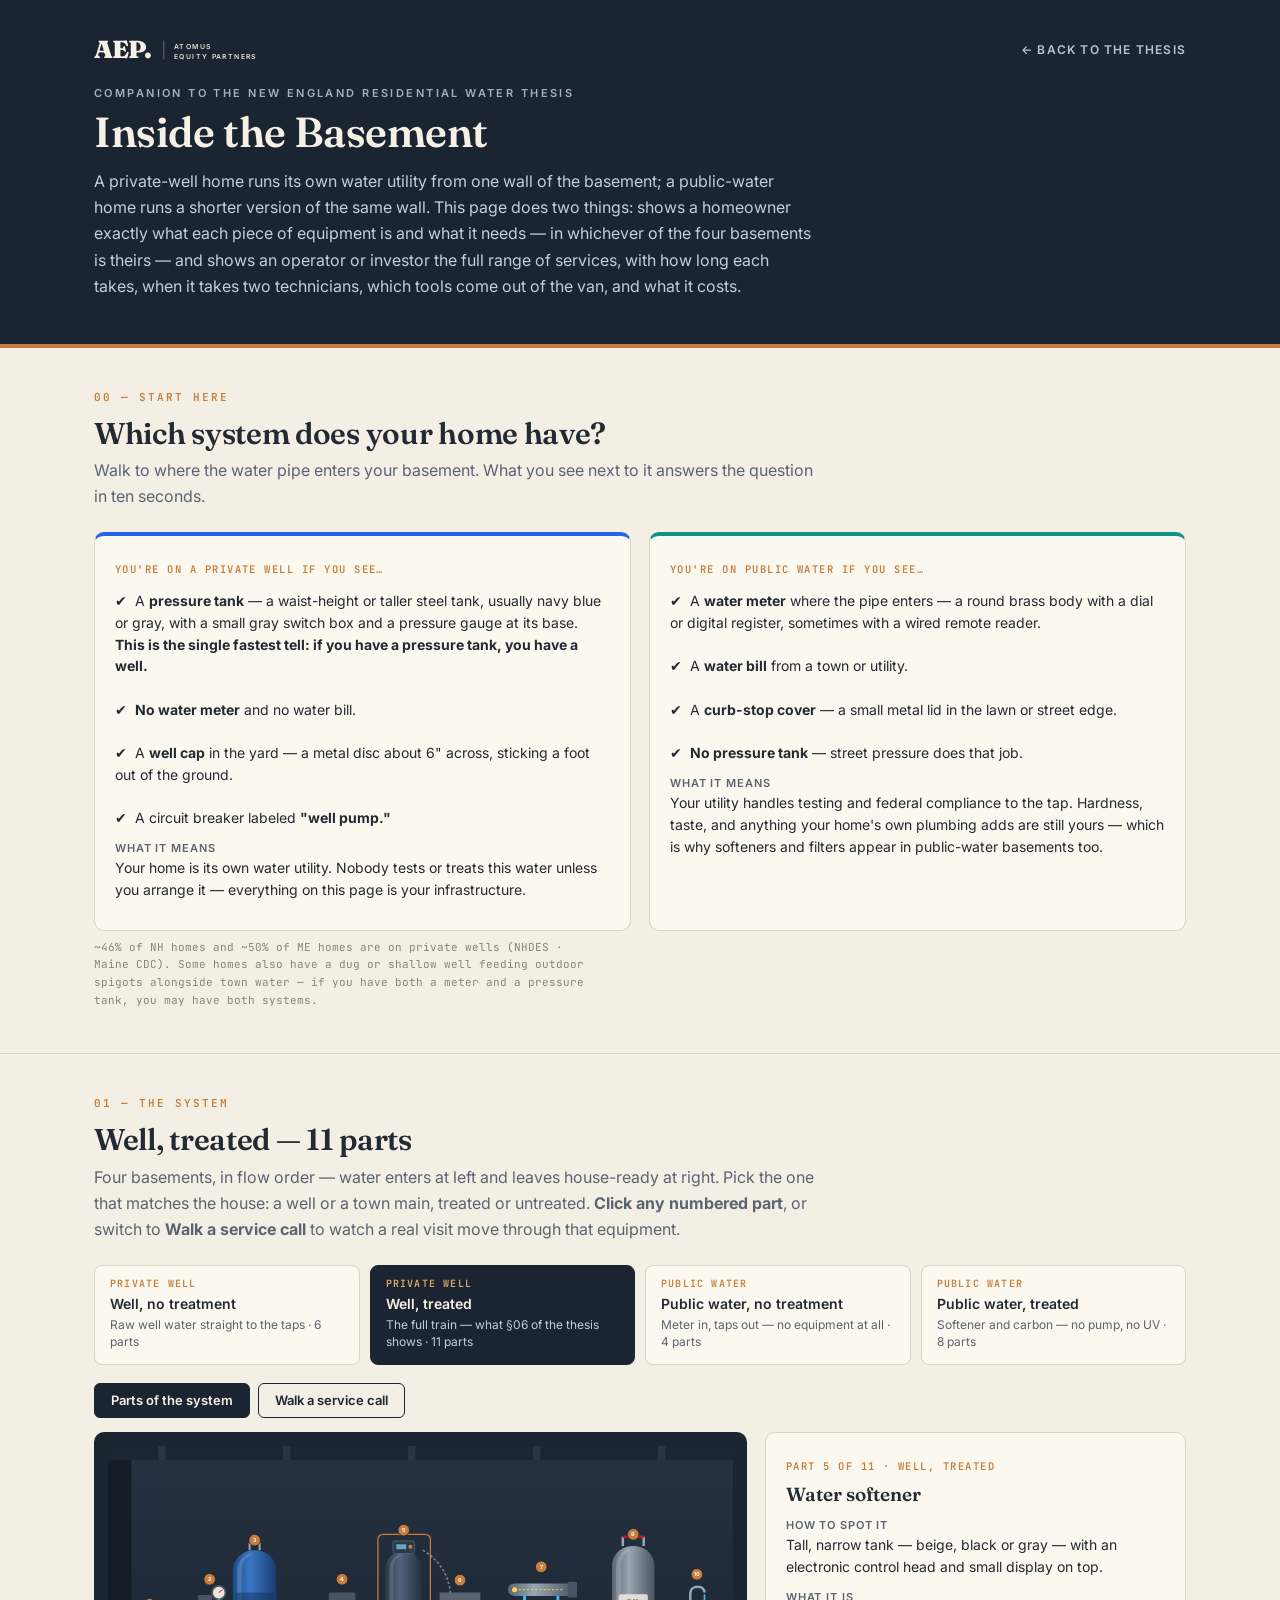
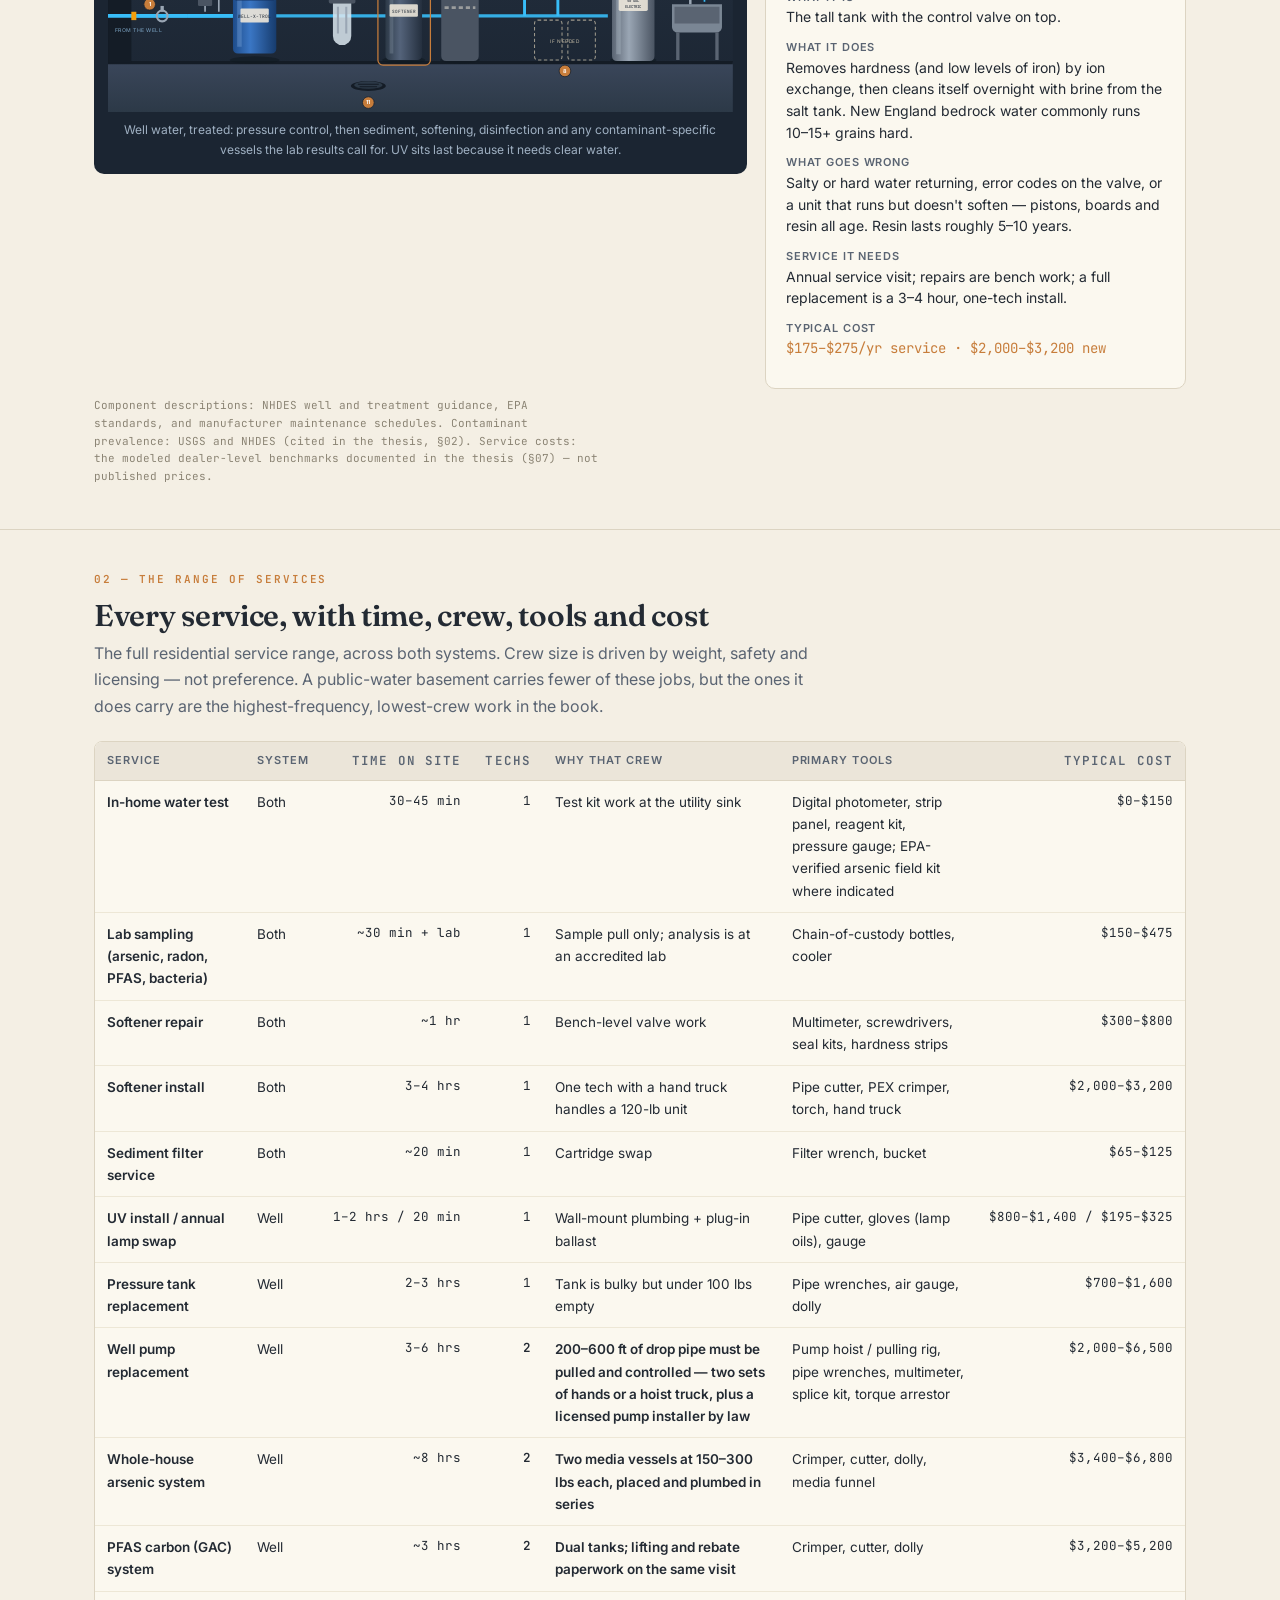
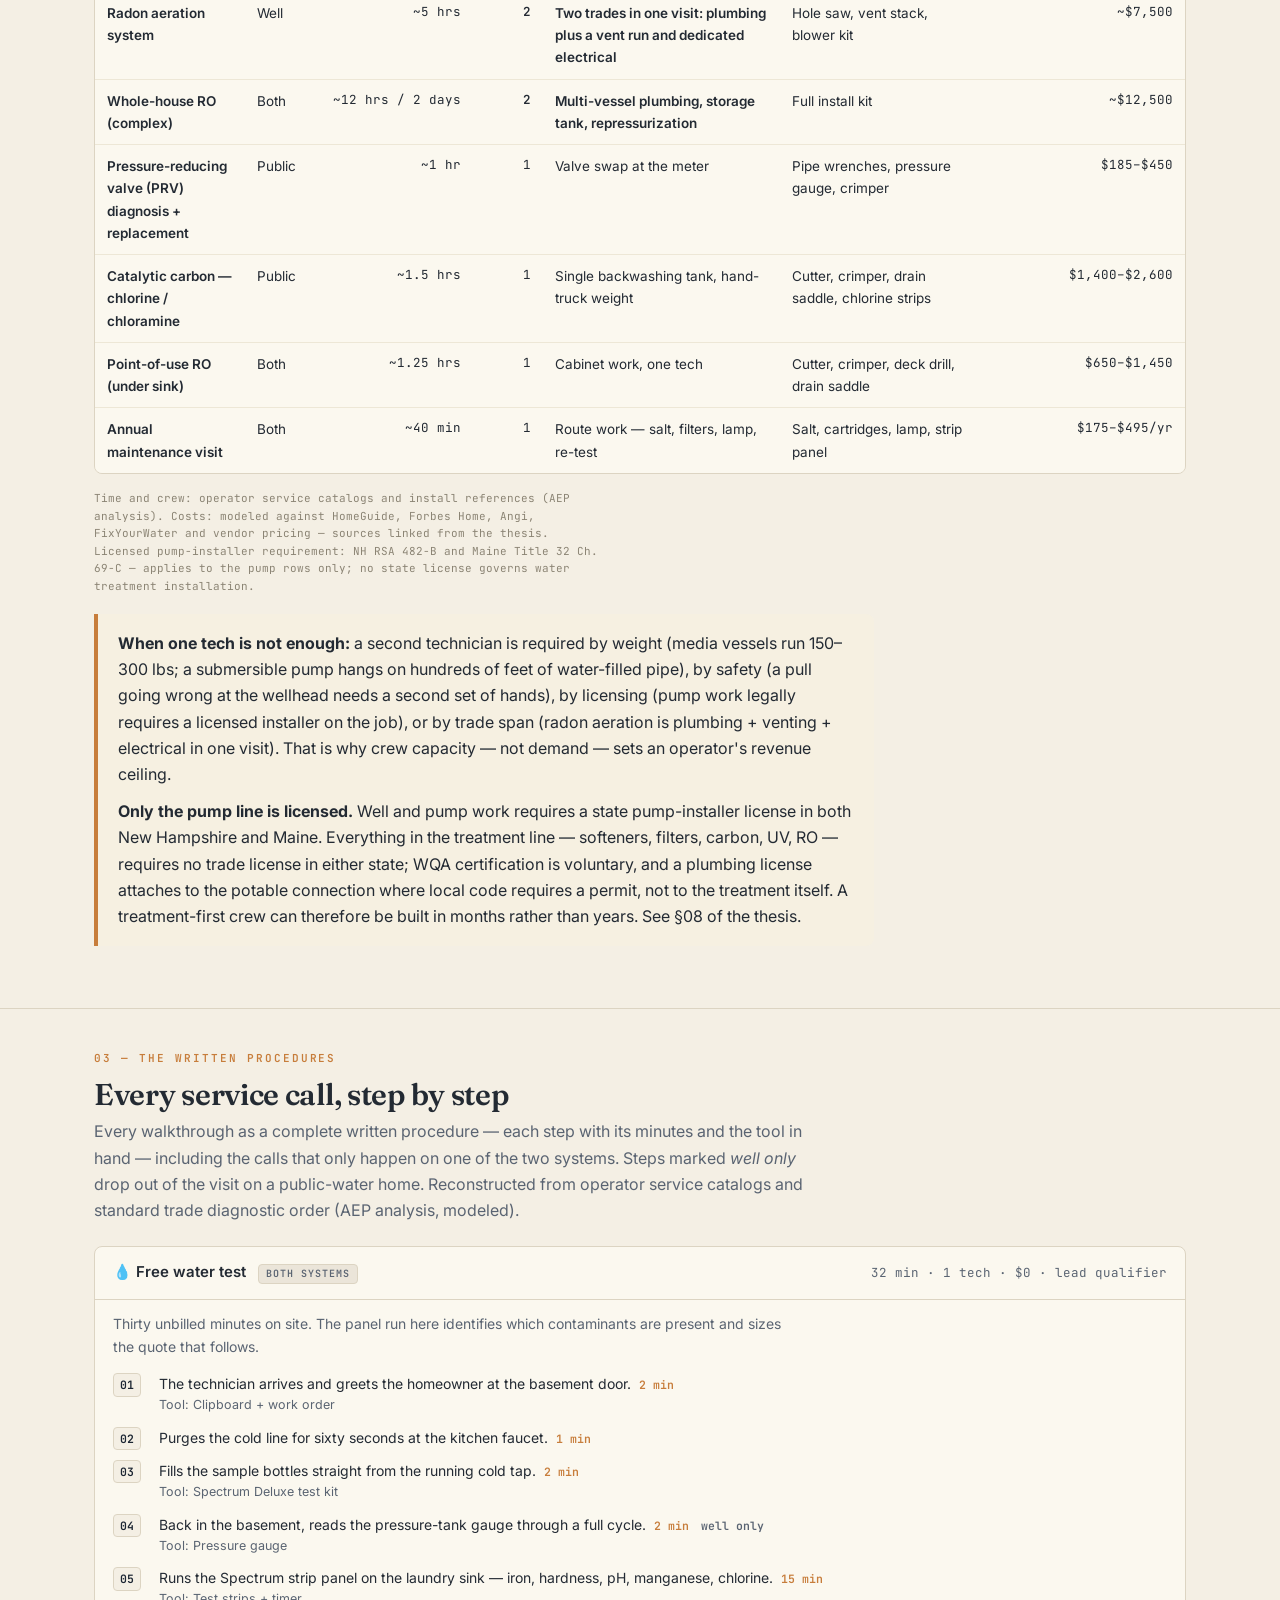
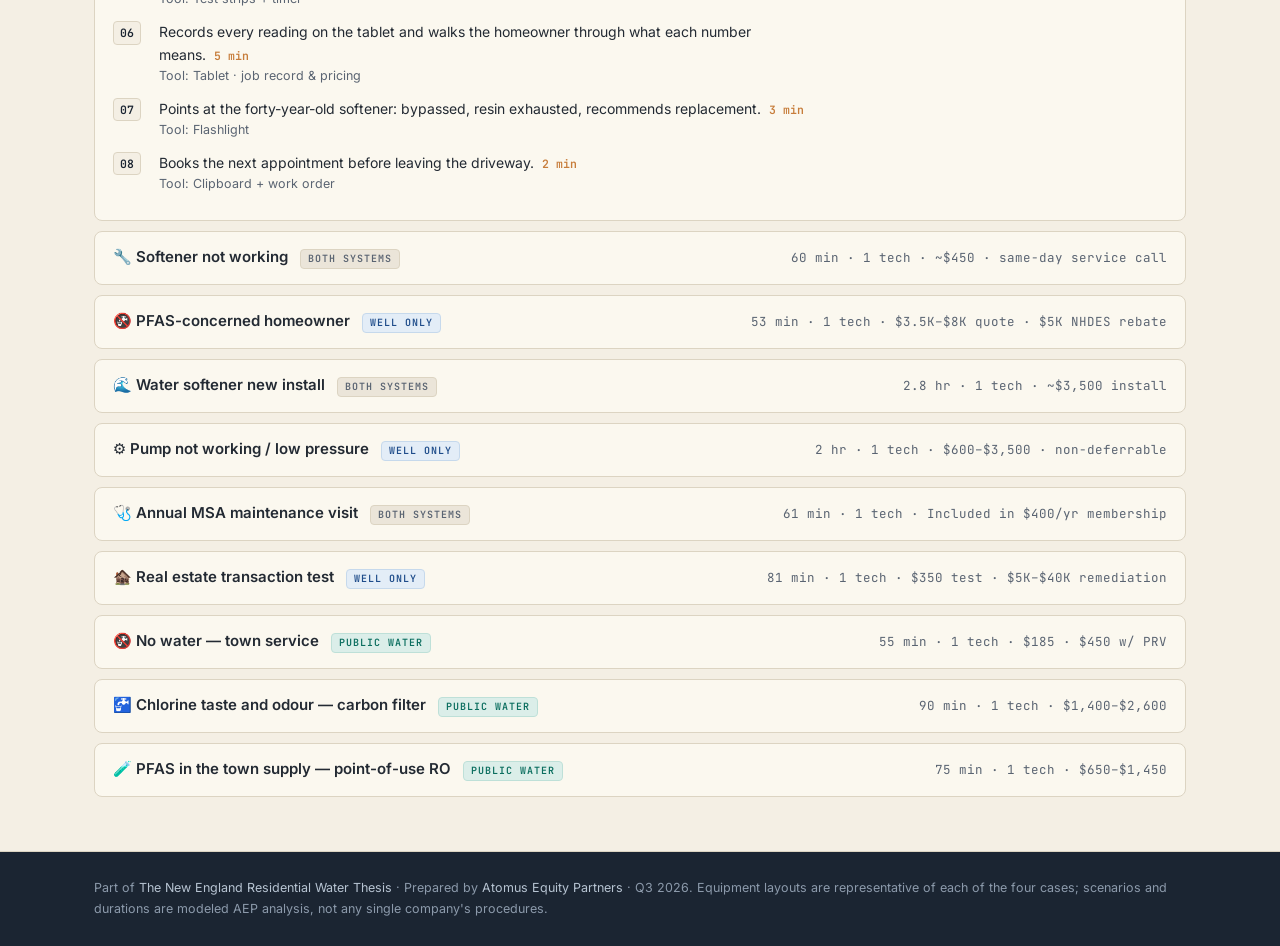
<file: basement.html>
<!DOCTYPE html>
<html lang="en">
<head>
<meta charset="utf-8" />
<meta name="viewport" content="width=device-width, initial-scale=1" />
<title>Inside the Basement — New England Residential Water Thesis</title>
<meta name="description" content="An interactive guide to a home water system on either a private well or a town main, treated or untreated: what each component does, what goes wrong, and what every service call involves — time on site, crew size, tools, and cost. Companion to the AEP Equity residential water thesis." />
<meta property="og:title" content="Inside the Basement — How a Home Water System Works" />
<meta property="og:description" content="Four basements — well or town water, treated or not. Click through the equipment, then walk real service calls step by step: time, crew, tools, cost." />
<meta property="og:type" content="article" />
<meta property="og:url" content="https://aep1992.github.io/water-thesis/basement.html" />
<meta name="twitter:card" content="summary" />
<link rel="preconnect" href="https://fonts.googleapis.com" />
<link rel="preconnect" href="https://fonts.gstatic.com" crossorigin />
<link href="https://fonts.googleapis.com/css2?family=Inter:wght@400;500;600;700&family=Fraunces:ital,opsz,wght@0,9..144,300..900;1,9..144,300..900&family=JetBrains+Mono:wght@400;600&display=swap" rel="stylesheet" />
<link rel="icon" href="data:image/svg+xml,%3Csvg xmlns='http://www.w3.org/2000/svg' viewBox='0 0 32 32'%3E%3Crect width='32' height='32' fill='%231B2532'/%3E%3Ctext x='16' y='23' text-anchor='middle' font-family='Georgia,serif' font-weight='900' font-size='17' fill='%23EBE5D9'%3EA%3C/text%3E%3Crect x='24.5' y='19' width='3' height='3' fill='%23C77D3B'/%3E%3C/svg%3E" />
<style>
:root{
  --navy:#1B2532; --navy2:#2C3947; --cream:#F4EFE4; --cream2:#EBE5D9; --ink:#232A33;
  --sub:#5A6472; --line:#DCD4C2; --copper:#C77D3B; --blue:#2563EB; --teal:#0E9384;
  --serif:"Fraunces",Georgia,serif; --sans:"Inter",system-ui,sans-serif; --mono:"JetBrains Mono",ui-monospace,monospace;
}
*{box-sizing:border-box;margin:0;padding:0}
html{scroll-behavior:smooth;overflow-x:clip}
body{background:var(--cream);color:var(--ink);font:16px/1.65 var(--sans)}
.wrap{max-width:1140px;margin:0 auto;padding:0 24px}
a{color:var(--blue);text-decoration:none}
a:hover{text-decoration:underline}

.masthead{background:var(--navy);color:#E9E4D6;padding:34px 0 30px;border-bottom:4px solid var(--copper)}
.aep-lockup{height:32px;display:block}
.mast-row{display:flex;align-items:center;justify-content:space-between;gap:20px;flex-wrap:wrap}
.backlink{font:600 12px/1.4 var(--sans);letter-spacing:.1em;text-transform:uppercase;color:#B7C4D2}
.backlink:hover{color:#fff;text-decoration:none}
.mast-kicker{font:600 11px/1.4 var(--sans);letter-spacing:.22em;text-transform:uppercase;color:#9FB0C2;margin:20px 0 8px}
h1{font:600 clamp(28px,4.4vw,42px)/1.1 var(--serif);letter-spacing:-.01em;color:#F6F1E4}
.mast-sub{margin-top:12px;max-width:72ch;color:#C4CDD8;font-size:16px}

section{padding:44px 0;border-bottom:1px solid var(--line)}
.sec-n{font:600 11px/1 var(--mono);letter-spacing:.18em;color:var(--copper);text-transform:uppercase}
h2{font:600 clamp(22px,3vw,30px)/1.15 var(--serif);margin:10px 0 6px;letter-spacing:-.01em}
.sec-sub{color:var(--sub);max-width:72ch;margin-bottom:22px}
h3{font:600 17px/1.3 var(--sans);margin:28px 0 10px}
p{max-width:72ch;margin-bottom:14px}
.src{display:block;font:400 11px/1.6 var(--mono);color:#8B8474;margin:8px 0 0}

/* ---- diagram + panel layout ---- */
.lab{display:grid;grid-template-columns:minmax(0,1.55fr) minmax(300px,1fr);gap:18px;align-items:start}
.stage{background:var(--navy);border-radius:10px;padding:14px;position:sticky;top:12px}
.stage svg{width:100%;height:auto;display:block}
.stage-cap{color:#9FB0C2;font-size:12px;margin-top:8px;text-align:center}
.panel{background:#FBF8EF;border:1px solid var(--line);border-radius:10px;padding:18px 20px;min-height:340px}
.panel .k{font:600 10.5px/1 var(--mono);letter-spacing:.14em;text-transform:uppercase;color:var(--copper)}
.panel h4{font:600 19px/1.25 var(--serif);margin:6px 0 10px}
.panel .row{margin-bottom:11px}
.panel .row b{display:block;font:600 11px/1.6 var(--sans);letter-spacing:.08em;text-transform:uppercase;color:var(--sub)}
.panel .row span{font-size:14px;line-height:1.55;display:block}
.panel .fee{font-family:var(--mono);font-size:12.5px;color:var(--copper)}

/* mode tabs */
.tabs{display:flex;gap:8px;margin:0 0 14px}
.tab{font:600 13px/1 var(--sans);padding:10px 16px;border:1.5px solid var(--navy);border-radius:6px;background:transparent;color:var(--navy);cursor:pointer}
.tab.on{background:var(--navy);color:#F6F1E4}

/* system / treatment selector */
.cfg{display:grid;grid-template-columns:repeat(auto-fit,minmax(210px,1fr));gap:10px;margin:0 0 18px}
.cfgbtn{text-align:left;padding:13px 15px;border:1.5px solid var(--line);border-radius:8px;background:#FBF8EF;cursor:pointer;font-family:var(--sans)}
.cfgbtn b{display:block;font:600 14px/1.3 var(--sans);color:var(--ink)}
.cfgbtn span{display:block;font:400 12px/1.45 var(--sans);color:var(--sub);margin-top:3px}
.cfgbtn i{display:block;font:600 10px/1 var(--mono);letter-spacing:.12em;text-transform:uppercase;margin-bottom:6px;font-style:normal;color:var(--copper)}
.cfgbtn.on{background:var(--navy);border-color:var(--navy)}
.cfgbtn.on b{color:#F6F1E4}
.cfgbtn.on span{color:#C4CDD8}
.cfgbtn.on i{color:#E0A868}
.cfgbtn:focus-visible{outline:2px solid var(--copper);outline-offset:2px}
.sysbadge{display:inline-block;font:600 10px/1 var(--mono);letter-spacing:.1em;text-transform:uppercase;padding:4px 7px;border-radius:4px;background:var(--cream2);color:var(--sub);border:1px solid var(--line)}
.sysbadge.well{background:#E3EDF7;color:#1E4C8A;border-color:#C6D9EC}
.sysbadge.public{background:#DBEEE9;color:#0B6E5F;border-color:#BEE0D8}
.tab:focus-visible{outline:2px solid var(--copper);outline-offset:2px}

/* walkthrough controls */
.chips{display:flex;flex-wrap:wrap;gap:8px;margin-bottom:14px}
.chip{font:600 12px/1.2 var(--sans);padding:8px 12px;border:1.5px solid var(--navy);border-radius:5px;background:#FBF8EF;color:var(--navy);cursor:pointer}
.chip .d{font:400 10.5px/1 var(--mono);color:var(--sub);margin-left:6px}
.chip.on{background:var(--navy);color:#F6F1E4}
.chip.on .d{color:#C9BFA9}
.wt-meta{display:flex;flex-wrap:wrap;gap:8px 18px;font-size:12.5px;color:var(--sub);margin-bottom:12px}
.wt-meta b{color:var(--ink)}
.step-head{display:flex;justify-content:space-between;align-items:baseline;gap:10px;margin-bottom:6px}
.step-head .n{font:600 12px/1 var(--mono);color:var(--copper)}
.step-head .t{font:600 12px/1 var(--mono);color:var(--sub)}
.step-desc{font-size:15px;line-height:1.6;min-height:72px}
.tool-chip{display:inline-block;font:600 11.5px/1 var(--mono);background:var(--cream2);border:1px solid var(--line);border-radius:4px;padding:6px 9px;margin-top:10px;color:var(--navy)}
.wt-btns{display:flex;gap:8px;margin-top:14px}
.btn{font:600 13px/1 var(--sans);padding:10px 14px;border:1.5px solid var(--navy);border-radius:6px;background:#FBF8EF;color:var(--navy);cursor:pointer}
.btn.primary{background:var(--navy);color:#F6F1E4}
.btn.on{background:var(--copper);border-color:var(--copper);color:#fff}
.btn:disabled{opacity:.4;cursor:default}
.mins-bar{height:8px;background:var(--cream2);border:1px solid var(--line);border-radius:4px;overflow:hidden;margin-top:14px}
.mins-bar i{display:block;height:100%;background:var(--copper);width:0;transition:width .3s}
.mins-lab{font:400 11px/1.6 var(--mono);color:var(--sub);margin-top:4px}

/* tables */
.tbl-scroll{overflow-x:auto;margin:16px 0;border:1px solid var(--line);border-radius:8px}
table{width:100%;border-collapse:collapse;font-size:13.5px;background:#FBF8EF;min-width:720px}
th{font:600 11px/1.4 var(--sans);letter-spacing:.09em;text-transform:uppercase;text-align:left;color:var(--sub);background:var(--cream2);padding:10px 12px;border-bottom:1px solid var(--line)}
td{padding:10px 12px;border-bottom:1px solid #EDE7D6;vertical-align:top}
tr:last-child td{border-bottom:0}
td.num,th.num{text-align:right;font-family:var(--mono);font-size:12.5px;white-space:nowrap}
td b{font-weight:600}
.callout{border-left:4px solid var(--copper);background:#F6F0E1;border-radius:0 8px 8px 0;padding:16px 20px;margin:18px 0;max-width:78ch}
.callout p{margin:0;max-width:100%}

/* written procedures */
details.sc{background:#FBF8EF;border:1px solid var(--line);border-radius:8px;margin-bottom:10px;overflow:hidden}
details.sc summary{cursor:pointer;list-style:none;display:flex;align-items:baseline;gap:12px;flex-wrap:wrap;padding:15px 18px;font:600 15px/1.35 var(--sans)}
details.sc summary::-webkit-details-marker{display:none}
details.sc summary .meta{font:400 12.5px/1.4 var(--mono);color:var(--sub);margin-left:auto;white-space:nowrap}
details.sc[open] summary{border-bottom:1px solid var(--line)}
details.sc .blurb{padding:12px 18px 0;color:var(--sub);font-size:14px;max-width:80ch}
details.sc ol{margin:12px 18px 16px;padding-left:0;list-style:none;counter-reset:st}
details.sc ol li{counter-increment:st;position:relative;padding:0 0 10px 46px;font-size:14px;max-width:80ch}
details.sc ol li:before{content:counter(st,decimal-leading-zero);position:absolute;left:0;top:1px;font:600 11.5px/1 var(--mono);color:var(--navy);background:var(--cream);border:1px solid var(--line);border-radius:4px;padding:5px 6px}
details.sc ol li .mins{font:600 11.5px/1 var(--mono);color:var(--copper);margin-left:8px;white-space:nowrap}
details.sc ol li .tool{display:block;font-size:12.5px;color:var(--sub)}

/* svg interactivity */
.hot{cursor:pointer}
.hot .halo{fill:none;stroke:#C77D3B;stroke-width:3;opacity:0;transition:opacity .25s}
.hot:hover .halo{opacity:.55}
.hot.sel .halo{opacity:1}
.dot{cursor:pointer}
.dot circle{fill:#C77D3B;stroke:#1B2532;stroke-width:2}
.dot text{font:700 13px var(--sans);fill:#fff;text-anchor:middle}
.hot.dimmed{opacity:.38;transition:opacity .3s}

.foot{background:var(--navy);color:#8C9AAB;padding:26px 0;font-size:12.5px}
.foot a{color:#B7C4D2}
@media (max-width:900px){
  .lab{grid-template-columns:1fr}
  .stage{position:static}
  .panel{min-height:0}
}
@media (max-width:640px){
  /* let the summary meta wrap instead of running off the card */
  details.sc summary{gap:8px}
  details.sc summary .meta{margin-left:0;white-space:normal;flex-basis:100%}
}
</style>
</head>
<body>

<header class="masthead">
  <div class="wrap">
    <div class="mast-row">
      <svg class="aep-lockup" viewBox="0 0 232 44" role="img" aria-label="AEP · Atomus Equity Partners">
        <text x="0" y="33" font-family="Fraunces, Georgia, serif" font-weight="900" font-size="34" letter-spacing="-1.6" fill="#F6F1E4">AEP.</text>
        <line x1="96" y1="9" x2="96" y2="35" stroke="#F6F1E4" stroke-width="1" opacity=".45"/>
        <text x="110" y="21" font-family="Inter, sans-serif" font-weight="600" font-size="9.4" letter-spacing="1.9" fill="#F6F1E4" opacity=".92">ATOMUS</text>
        <text x="110" y="34" font-family="Inter, sans-serif" font-weight="600" font-size="9.4" letter-spacing="1.9" fill="#F6F1E4" opacity=".92">EQUITY PARTNERS</text>
      </svg>
      <a class="backlink" href="index.html">&larr; Back to the thesis</a>
    </div>
    <p class="mast-kicker">Companion to the New England Residential Water Thesis</p>
    <h1>Inside the Basement</h1>
    <p class="mast-sub">A private-well home runs its own water utility from one wall of the basement; a public-water home
      runs a shorter version of the same wall. This page does two things: shows a homeowner exactly what each piece of
      equipment is and what it needs — in whichever of the four basements is theirs — and shows an operator or investor
      the full range of services, with how long each takes, when it takes two technicians, which tools come out of the
      van, and what it costs.</p>
  </div>
</header>

<!-- ============ WHICH SYSTEM ============ -->
<section id="which">
  <div class="wrap">
    <p class="sec-n">00 — Start Here</p>
    <h2>Which system does your home have?</h2>
    <p class="sec-sub">Walk to where the water pipe enters your basement. What you see next to it answers the question
      in ten seconds.</p>
    <div class="lab" style="grid-template-columns:1fr 1fr;align-items:stretch">
      <div class="panel" style="min-height:0;border-top:4px solid var(--blue)">
        <span class="k">You're on a private well if you see…</span>
        <div class="row" style="margin-top:10px"><span>
          ✔ &nbsp;A <strong>pressure tank</strong> — a waist-height or taller steel tank, usually navy blue or gray,
          with a small gray switch box and a pressure gauge at its base. <strong>This is the single fastest tell: if you
          have a pressure tank, you have a well.</strong><br><br>
          ✔ &nbsp;<strong>No water meter</strong> and no water bill.<br><br>
          ✔ &nbsp;A <strong>well cap</strong> in the yard — a metal disc about 6" across, sticking a foot out of the
          ground.<br><br>
          ✔ &nbsp;A circuit breaker labeled <strong>"well pump."</strong></span></div>
        <div class="row"><b>What it means</b><span>Your home is its own water utility. Nobody tests or treats this water
          unless you arrange it — everything on this page is your infrastructure.</span></div>
      </div>
      <div class="panel" style="min-height:0;border-top:4px solid var(--teal)">
        <span class="k">You're on public water if you see…</span>
        <div class="row" style="margin-top:10px"><span>
          ✔ &nbsp;A <strong>water meter</strong> where the pipe enters — a round brass body with a dial or digital
          register, sometimes with a wired remote reader.<br><br>
          ✔ &nbsp;A <strong>water bill</strong> from a town or utility.<br><br>
          ✔ &nbsp;A <strong>curb-stop cover</strong> — a small metal lid in the lawn or street edge.<br><br>
          ✔ &nbsp;<strong>No pressure tank</strong> — street pressure does that job.</span></div>
        <div class="row"><b>What it means</b><span>Your utility handles testing and federal compliance to the tap.
          Hardness, taste, and anything your home's own plumbing adds are still yours — which is why softeners and
          filters appear in public-water basements too.</span></div>
      </div>
    </div>
    <p class="src">~46% of NH homes and ~50% of ME homes are on private wells (NHDES · Maine CDC). Some homes also have a
      dug or shallow well feeding outdoor spigots alongside town water — if you have both a meter and a pressure tank,
      you may have both systems.</p>
  </div>
</section>

<!-- ============ THE DIAGRAM ============ -->
<section id="diagram">
  <div class="wrap">
    <p class="sec-n">01 — The System</p>
    <h2 id="diagHead">One wall, eleven parts</h2>
    <p class="sec-sub">Four basements, in flow order — water enters at left and leaves house-ready at right. Pick the one
      that matches the house: a well or a town main, treated or untreated. <strong>Click any numbered part</strong>, or
      switch to <strong>Walk a service call</strong> to watch a real visit move through that equipment.</p>

    <div class="cfg" id="cfgPick" role="group" aria-label="Choose the system this basement runs"></div>

    <div class="tabs" role="tablist">
      <button class="tab on" id="tabParts" role="tab">Parts of the system</button>
      <button class="tab" id="tabWalk" role="tab">Walk a service call</button>
    </div>

    <div id="walkChips" class="chips" style="display:none"></div>

    <div class="lab">
      <figure class="stage">
        <svg id="scene" viewBox="0 0 1500 640" role="img" aria-label="Cutaway of a basement wall with the water equipment line: well line entry, pressure switch and tank, sediment filter, water softener and brine tank, UV sterilizer, optional treatment bay, water heater, and laundry sink.">
          <defs>
            <linearGradient id="wall" x1="0" y1="0" x2="0" y2="1">
              <stop offset="0" stop-color="#263242"/><stop offset="1" stop-color="#1B2532"/>
            </linearGradient>
            <linearGradient id="floor" x1="0" y1="0" x2="0" y2="1">
              <stop offset="0" stop-color="#3A465A"/><stop offset="1" stop-color="#2C3947"/>
            </linearGradient>
            <linearGradient id="tankBlue" x1="0" y1="0" x2="1" y2="0">
              <stop offset="0" stop-color="#1E4C8A"/><stop offset=".4" stop-color="#3A76C4"/><stop offset="1" stop-color="#173C6E"/>
            </linearGradient>
            <linearGradient id="steel" x1="0" y1="0" x2="1" y2="0">
              <stop offset="0" stop-color="#5A6472"/><stop offset=".4" stop-color="#9AA6B4"/><stop offset="1" stop-color="#4A5462"/>
            </linearGradient>
            <linearGradient id="softG" x1="0" y1="0" x2="1" y2="0">
              <stop offset="0" stop-color="#2C3947"/><stop offset=".4" stop-color="#54637A"/><stop offset="1" stop-color="#242F3E"/>
            </linearGradient>
          </defs>

          <!-- shell -->
          <rect width="1500" height="640" fill="url(#wall)"/>
          <rect y="520" width="1500" height="120" fill="url(#floor)"/>
          <path d="M0 516h1500v8H0z" fill="#141C26"/>
          <g opacity=".5"><rect x="0" y="0" width="1500" height="34" fill="#141C26"/>
            <rect x="120" y="0" width="18" height="34" fill="#2C3947"/><rect x="420" y="0" width="18" height="34" fill="#2C3947"/>
            <rect x="720" y="0" width="18" height="34" fill="#2C3947"/><rect x="1020" y="0" width="18" height="34" fill="#2C3947"/>
            <rect x="1320" y="0" width="18" height="34" fill="#2C3947"/></g>

          <!-- continuous service main: equipment draws on top of it, so hiding a
               vessel leaves clean pipe rather than a gap -->
          <path d="M0 408 H1200" stroke="#38BDF8" stroke-width="8" fill="none" opacity=".9"/>

          <!-- foundation + service entry -->
          <rect x="0" y="34" width="56" height="486" fill="#141C26"/>
          <g class="hot" data-c="entry" data-cfg="well" tabindex="0" role="button" aria-label="Well line and main shutoff">
            <rect class="halo" x="8" y="366" width="216" height="86" rx="10"/>
            <path d="M0 408 H190" stroke="#38BDF8" stroke-width="9" fill="none"/>
            <rect x="56" y="398" width="12" height="20" fill="#F59E0B"/>
            <circle cx="130" cy="408" r="13" fill="none" stroke="#9AA6B4" stroke-width="5"/>
            <rect x="126" y="384" width="8" height="14" fill="#9AA6B4"/>
            <text x="16" y="446" font-family="Inter,sans-serif" font-size="12.5" letter-spacing=".1em" fill="#7DA5C4">FROM THE WELL</text>
          </g>

          <!-- public-water entry: meter, shutoffs, backflow preventer -->
          <g class="hot" data-c="meter" data-cfg="public" tabindex="0" role="button" aria-label="Water meter and backflow preventer">
            <rect class="halo" x="52" y="336" width="268" height="118" rx="10"/>
            <path d="M0 408 H320" stroke="#38BDF8" stroke-width="9" fill="none"/>
            <rect x="56" y="398" width="12" height="20" fill="#F59E0B"/>
            <circle cx="92" cy="408" r="12" fill="none" stroke="#9AA6B4" stroke-width="5"/>
            <rect x="88" y="384" width="8" height="14" fill="#9AA6B4"/>
            <rect x="112" y="388" width="86" height="42" rx="8" fill="#A9814B"/>
            <rect x="118" y="394" width="74" height="12" rx="3" fill="#8A6A38" opacity=".7"/>
            <circle cx="155" cy="374" r="17" fill="#EBE5D9" stroke="#7A5C34" stroke-width="3"/>
            <text x="155" y="379" font-family="JetBrains Mono,monospace" font-size="10" fill="#1B2532" text-anchor="middle">0184</text>
            <circle cx="216" cy="408" r="12" fill="none" stroke="#9AA6B4" stroke-width="5"/>
            <rect x="242" y="390" width="58" height="34" rx="6" fill="#4A5462"/>
            <path d="M254 390v-16h34v16" stroke="#9AA6B4" stroke-width="4" fill="none"/>
            <circle cx="271" cy="407" r="7" fill="#7DD3FC" opacity=".75"/>
            <text x="16" y="446" font-family="Inter,sans-serif" font-size="12.5" letter-spacing=".1em" fill="#7DA5C4">FROM THE STREET</text>
          </g>

          <!-- pressure switch + gauge -->
          <g class="hot" data-c="pswitch" data-cfg="well" tabindex="0" role="button" aria-label="Pressure switch and gauge">
            <rect class="halo" x="196" y="330" width="96" height="122" rx="10"/>
            <path d="M190 408 H300" stroke="#38BDF8" stroke-width="9" fill="none"/>
            <rect x="216" y="358" width="34" height="26" rx="3" fill="#4A5462"/>
            <circle cx="266" cy="352" r="16" fill="#EBE5D9" stroke="#4A5462" stroke-width="4"/>
            <path d="M266 352l9-7" stroke="#B91C1C" stroke-width="2.4"/>
            <path d="M233 384v14M266 368v30" stroke="#9AA6B4" stroke-width="4"/>
          </g>

          <!-- pressure tank -->
          <g class="hot" data-c="tank" data-cfg="well" tabindex="0" role="button" aria-label="Pressure tank">
            <rect class="halo" x="288" y="236" width="128" height="290" rx="12"/>
            <ellipse cx="352" cy="514" rx="60" ry="9" fill="#101820" opacity=".55"/>
            <path d="M300 300c0-30 24-50 52-50s52 20 52 50v186c0 8-5 12-12 12h-80c-7 0-12-4-12-12z" fill="url(#tankBlue)"/>
            <path d="M310 300c0-24 18-42 38-42-19 7-27 21-27 42v182h-11z" fill="#8FB6E6" opacity=".3"/>
            <rect x="306" y="352" width="92" height="20" fill="#153360" opacity=".5"/>
            <rect x="318" y="390" width="68" height="34" rx="3" fill="#EBE5D9" opacity=".92"/>
            <text x="352" y="412" font-family="JetBrains Mono,monospace" font-size="11" fill="#1B2532" text-anchor="middle">WELL-X-TROL</text>
            <path d="M340 250v-16h24v16" stroke="#9AA6B4" stroke-width="5" fill="none"/>
            <path d="M300 408 h-0" stroke="#38BDF8" stroke-width="9"/>
          </g>

          <!-- sediment filter -->
          <g class="hot" data-c="sediment" data-cfg="wt pt" tabindex="0" role="button" aria-label="Sediment filter">
            <rect class="halo" x="512" y="330" width="100" height="164" rx="10"/>
            <rect x="530" y="352" width="64" height="26" rx="4" fill="#4A5462"/>
            <path d="M540 378h44v78a22 22 0 0 1-44 0z" fill="#DCE7F0" opacity=".85"/>
            <path d="M552 386v64M572 386v64" stroke="#9AA6B4" stroke-width="5"/>
          </g>

          <!-- softener + valve -->
          <g class="hot" data-c="softener" data-cfg="wt pt" tabindex="0" role="button" aria-label="Water softener">
            <rect class="halo" x="648" y="212" width="126" height="314" rx="12"/>
            <ellipse cx="710" cy="514" rx="52" ry="9" fill="#101820" opacity=".55"/>
            <path d="M666 296c0-26 20-44 44-44s44 18 44 44v206c0 8-5 12-12 12h-64c-7 0-12-4-12-12z" fill="url(#softG)"/>
            <path d="M676 296c0-20 15-36 32-36-16 6-23 18-23 36v202h-9z" fill="#B9C6D4" opacity=".2"/>
            <rect x="676" y="380" width="68" height="30" rx="3" fill="#EBE5D9" opacity=".9"/>
            <text x="710" y="400" font-family="JetBrains Mono,monospace" font-size="10.5" fill="#1B2532" text-anchor="middle">SOFTENER</text>
            <rect x="684" y="228" width="52" height="30" rx="5" fill="#2C3947" stroke="#54637A" stroke-width="2"/>
            <rect x="692" y="236" width="24" height="12" rx="2" fill="#7DD3FC" opacity=".7"/>
            <circle cx="726" cy="242" r="5" fill="#C77D3B"/>
          </g>

          <!-- brine tank -->
          <g class="hot" data-c="brine" data-cfg="wt pt" tabindex="0" role="button" aria-label="Brine tank">
            <rect class="halo" x="786" y="332" width="118" height="194" rx="12"/>
            <ellipse cx="845" cy="514" rx="48" ry="8" fill="#101820" opacity=".5"/>
            <path d="M800 366h90v138c0 8-5 12-12 12h-66c-7 0-12-4-12-12z" fill="#4A5462"/>
            <path d="M796 352h98v18h-98z" rx="4" fill="#5A6472"/>
            <path d="M808 388h74" stroke="#EBE5D9" stroke-width="7" stroke-dasharray="10 7" opacity=".5"/>
            <path d="M756 250 c40 24 62 62 66 102" stroke="#9AA6B4" stroke-width="4" fill="none" stroke-dasharray="6 5" opacity=".7"/>
          </g>

          <!-- UV -->
          <g class="hot" data-c="uv" data-cfg="wt" tabindex="0" role="button" aria-label="UV sterilizer">
            <rect class="halo" x="942" y="300" width="196" height="92" rx="10"/>
            <rect x="960" y="330" width="160" height="30" rx="15" fill="url(#steel)"/>
            <rect x="1104" y="326" width="22" height="38" rx="4" fill="#4A5462"/>
            <circle cx="976" cy="345" r="6" fill="#FCD34D"/>
            <path d="M986 345h108" stroke="#FCD34D" stroke-width="3" stroke-dasharray="5 5" opacity=".8"/>
            <path d="M1000 360 v48 M1080 360 v48" stroke="#38BDF8" stroke-width="7"/>
          </g>

          <!-- optional treatment bay -->
          <g class="hot" data-c="addon" data-cfg="wt pt" tabindex="0" role="button" aria-label="Optional treatments: arsenic, PFAS, radon, RO">
            <rect class="halo" x="1010" y="404" width="180" height="122" rx="10"/>
            <rect x="1024" y="418" width="66" height="96" rx="8" fill="none" stroke="#C9BFA9" stroke-width="2.5" stroke-dasharray="8 6" opacity=".75"/>
            <rect x="1104" y="418" width="66" height="96" rx="8" fill="none" stroke="#C9BFA9" stroke-width="2.5" stroke-dasharray="8 6" opacity=".75"/>
            <text x="1097" y="472" font-family="Inter,sans-serif" font-size="11.5" letter-spacing=".12em" fill="#C9BFA9" text-anchor="middle">IF NEEDED</text>
          </g>

          <!-- water heater -->
          <g class="hot" data-c="heater" data-cfg="all" tabindex="0" role="button" aria-label="Water heater">
            <rect class="halo" x="1196" y="222" width="130" height="304" rx="12"/>
            <ellipse cx="1261" cy="514" rx="56" ry="9" fill="#101820" opacity=".55"/>
            <path d="M1210 288c0-28 23-48 51-48s51 20 51 48v216c0 8-5 12-12 12h-78c-7 0-12-4-12-12z" fill="url(#steel)"/>
            <path d="M1220 288c0-22 17-40 36-40-18 7-25 20-25 40v212h-11z" fill="#DCE7F0" opacity=".22"/>
            <rect x="1226" y="356" width="70" height="40" rx="4" fill="#EBE5D9" opacity=".9"/>
            <text x="1261" y="374" font-family="JetBrains Mono,monospace" font-size="9.5" fill="#1B2532" text-anchor="middle">50 GAL</text>
            <text x="1261" y="388" font-family="JetBrains Mono,monospace" font-size="9.5" fill="#1B2532" text-anchor="middle">ELECTRIC</text>
            <path d="M1236 240v-22M1286 240v-22" stroke="#9AA6B4" stroke-width="6"/>
            <path d="M1236 218h50" stroke="#B91C1C" stroke-width="6"/>
          </g>

          <!-- laundry sink -->
          <g class="hot" data-c="sink" data-cfg="all" tabindex="0" role="button" aria-label="Laundry sink">
            <rect class="halo" x="1336" y="318" width="156" height="208" rx="10"/>
            <path d="M1354 380h120v54c0 8-6 14-14 14h-92c-8 0-14-6-14-14z" fill="#7A8694"/>
            <path d="M1360 386h108v40h-108z" fill="#5A6472"/>
            <path d="M1368 448v66M1462 448v66" stroke="#5A6472" stroke-width="8"/>
            <path d="M1398 380v-26c0-10 8-16 18-16s16 6 16 14" stroke="#9AA6B4" stroke-width="6" fill="none"/>
            <path d="M1432 356v18" stroke="#38BDF8" stroke-width="4"/>
          </g>

          <!-- floor drain -->
          <g class="hot" data-c="drain" data-cfg="all" tabindex="0" role="button" aria-label="Floor drain">
            <rect class="halo" x="560" y="548" width="130" height="56" rx="10"/>
            <ellipse cx="625" cy="576" rx="42" ry="12" fill="#141C26"/>
            <ellipse cx="625" cy="574" rx="34" ry="9" fill="#2C3947"/>
            <path d="M600 572h50M604 578h42" stroke="#141C26" stroke-width="2.4"/>
          </g>

          <!-- numbered dots -->
          <g id="dots"></g>
        </svg>
        <figcaption class="stage-cap" id="stageCap">Flow order, left to right: well line → pressure control → filtration →
          softening → disinfection → optional treatment → hot water → fixtures.</figcaption>
      </figure>

      <aside class="panel" id="panel" aria-live="polite"></aside>
    </div>
    <p class="src">Component descriptions: NHDES well and treatment guidance, EPA standards, and manufacturer
      maintenance schedules. Contaminant prevalence: USGS and NHDES (cited in the thesis, §02). Service costs: the
      modeled dealer-level benchmarks documented in the thesis (§07) — not published prices.</p>
  </div>
</section>

<!-- ============ SERVICES TABLE ============ -->
<section id="services">
  <div class="wrap">
    <p class="sec-n">02 — The Range of Services</p>
    <h2>Every service, with time, crew, tools and cost</h2>
    <p class="sec-sub">The full residential service range, across both systems. Crew size is driven by weight, safety
      and licensing — not preference. A public-water basement carries fewer of these jobs, but the ones it does carry are
      the highest-frequency, lowest-crew work in the book.</p>

    <div class="tbl-scroll">
      <table>
        <thead><tr><th>Service</th><th>System</th><th class="num">Time on site</th><th class="num">Techs</th><th>Why that crew</th><th>Primary tools</th><th class="num">Typical cost</th></tr></thead>
        <tbody>
          <tr><td><b>In-home water test</b></td><td>Both</td><td class="num">30–45 min</td><td class="num">1</td><td>Test kit work at the utility sink</td><td>Digital photometer, strip panel, reagent kit, pressure gauge; EPA-verified arsenic field kit where indicated</td><td class="num">$0–$150</td></tr>
          <tr><td><b>Lab sampling (arsenic, radon, PFAS, bacteria)</b></td><td>Both</td><td class="num">~30 min + lab</td><td class="num">1</td><td>Sample pull only; analysis is at an accredited lab</td><td>Chain-of-custody bottles, cooler</td><td class="num">$150–$475</td></tr>
          <tr><td><b>Softener repair</b></td><td>Both</td><td class="num">~1 hr</td><td class="num">1</td><td>Bench-level valve work</td><td>Multimeter, screwdrivers, seal kits, hardness strips</td><td class="num">$300–$800</td></tr>
          <tr><td><b>Softener install</b></td><td>Both</td><td class="num">3–4 hrs</td><td class="num">1</td><td>One tech with a hand truck handles a 120-lb unit</td><td>Pipe cutter, PEX crimper, torch, hand truck</td><td class="num">$2,000–$3,200</td></tr>
          <tr><td><b>Sediment filter service</b></td><td>Both</td><td class="num">~20 min</td><td class="num">1</td><td>Cartridge swap</td><td>Filter wrench, bucket</td><td class="num">$65–$125</td></tr>
          <tr><td><b>UV install / annual lamp swap</b></td><td>Well</td><td class="num">1–2 hrs / 20 min</td><td class="num">1</td><td>Wall-mount plumbing + plug-in ballast</td><td>Pipe cutter, gloves (lamp oils), gauge</td><td class="num">$800–$1,400 / $195–$325</td></tr>
          <tr><td><b>Pressure tank replacement</b></td><td>Well</td><td class="num">2–3 hrs</td><td class="num">1</td><td>Tank is bulky but under 100 lbs empty</td><td>Pipe wrenches, air gauge, dolly</td><td class="num">$700–$1,600</td></tr>
          <tr><td><b>Well pump replacement</b></td><td>Well</td><td class="num">3–6 hrs</td><td class="num"><b>2</b></td><td><b>200–600 ft of drop pipe must be pulled and controlled — two sets of hands or a hoist truck, plus a licensed pump installer by law</b></td><td>Pump hoist / pulling rig, pipe wrenches, multimeter, splice kit, torque arrestor</td><td class="num">$2,000–$6,500</td></tr>
          <tr><td><b>Whole-house arsenic system</b></td><td>Well</td><td class="num">~8 hrs</td><td class="num"><b>2</b></td><td><b>Two media vessels at 150–300 lbs each, placed and plumbed in series</b></td><td>Crimper, cutter, dolly, media funnel</td><td class="num">$3,400–$6,800</td></tr>
          <tr><td><b>PFAS carbon (GAC) system</b></td><td>Well</td><td class="num">~3 hrs</td><td class="num"><b>2</b></td><td><b>Dual tanks; lifting and rebate paperwork on the same visit</b></td><td>Crimper, cutter, dolly</td><td class="num">$3,200–$5,200</td></tr>
          <tr><td><b>Radon aeration system</b></td><td>Well</td><td class="num">~5 hrs</td><td class="num"><b>2</b></td><td><b>Two trades in one visit: plumbing plus a vent run and dedicated electrical</b></td><td>Hole saw, vent stack, blower kit</td><td class="num">~$7,500</td></tr>
          <tr><td><b>Whole-house RO (complex)</b></td><td>Both</td><td class="num">~12 hrs / 2 days</td><td class="num"><b>2</b></td><td><b>Multi-vessel plumbing, storage tank, repressurization</b></td><td>Full install kit</td><td class="num">~$12,500</td></tr>
          <tr><td><b>Pressure-reducing valve (PRV) diagnosis + replacement</b></td><td>Public</td><td class="num">~1 hr</td><td class="num">1</td><td>Valve swap at the meter</td><td>Pipe wrenches, pressure gauge, crimper</td><td class="num">$185–$450</td></tr>
          <tr><td><b>Catalytic carbon — chlorine / chloramine</b></td><td>Public</td><td class="num">~1.5 hrs</td><td class="num">1</td><td>Single backwashing tank, hand-truck weight</td><td>Cutter, crimper, drain saddle, chlorine strips</td><td class="num">$1,400–$2,600</td></tr>
          <tr><td><b>Point-of-use RO (under sink)</b></td><td>Both</td><td class="num">~1.25 hrs</td><td class="num">1</td><td>Cabinet work, one tech</td><td>Cutter, crimper, deck drill, drain saddle</td><td class="num">$650–$1,450</td></tr>
          <tr><td><b>Annual maintenance visit</b></td><td>Both</td><td class="num">~40 min</td><td class="num">1</td><td>Route work — salt, filters, lamp, re-test</td><td>Salt, cartridges, lamp, strip panel</td><td class="num">$175–$495/yr</td></tr>
        </tbody>
      </table>
    </div>
    <p class="src">Time and crew: operator service catalogs and install references (AEP analysis). Costs: modeled
      against HomeGuide, Forbes Home, Angi, FixYourWater and vendor pricing — sources linked from the thesis. Licensed
      pump-installer requirement: NH RSA 482-B and Maine Title 32 Ch. 69-C — applies to the pump rows only; no state
      license governs water treatment installation.</p>

    <div class="callout">
      <p><strong>When one tech is not enough:</strong> a second technician is required by weight (media vessels run
        150–300 lbs; a submersible pump hangs on hundreds of feet of water-filled pipe), by safety (a pull going wrong at
        the wellhead needs a second set of hands), by licensing (pump work legally requires a licensed installer on the
        job), or by trade span (radon aeration is plumbing + venting + electrical in one visit). That is why crew
        capacity — not demand — sets an operator's revenue ceiling.</p>
      <p style="margin-top:10px"><strong>Only the pump line is licensed.</strong> Well and pump work requires a state
        pump-installer license in both New Hampshire and Maine. Everything in the treatment line — softeners, filters,
        carbon, UV, RO — requires no trade license in either state; WQA certification is voluntary, and a plumbing
        license attaches to the potable connection where local code requires a permit, not to the treatment itself.
        A treatment-first crew can therefore be built in months rather than years. See §08 of the thesis.</p>
    </div>
  </div>
</section>

<!-- ============ WRITTEN PROCEDURES ============ -->
<section id="written">
  <div class="wrap">
    <p class="sec-n">03 — The Written Procedures</p>
    <h2>Every service call, step by step</h2>
    <p class="sec-sub">Every walkthrough as a complete written procedure — each step with its minutes and the tool in
      hand — including the calls that only happen on one of the two systems. Steps marked <em>well only</em> drop out of
      the visit on a public-water home. Reconstructed from operator service catalogs and standard trade diagnostic order
      (AEP analysis, modeled).</p>
    <div id="scDocs"></div>
  </div>
</section>

<footer class="foot">
  <div class="wrap">Part of <a href="index.html">The New England Residential Water Thesis</a> · Prepared by
    <a href="https://aepequity.com">Atomus Equity Partners</a> · Q3 2026. Equipment layouts are representative of each
    of the four cases; scenarios and durations are modeled AEP analysis, not any single company's procedures.</div>
</footer>

<script src="basement-scenarios.js"></script>
<script>
(() => {
  const $ = (s, r = document) => r.querySelector(s);
  const $$ = (s, r = document) => Array.from(r.querySelectorAll(s));
  const esc = s => String(s).replace(/&/g, "&amp;").replace(/</g, "&lt;");
  const deRyan = s => esc(s).replace(/Ryan arrives/g, "The technician arrives").replace(/Ryan('s)?/g, "the technician$1");

  /* ---------------- component data (homeowner layer) ---------------- */
  const COMPONENTS = {
    meter:   { name: "Water meter & backflow preventer", spot: "A brass or composite body with a dial or digital register where the pipe enters the wall, a shutoff valve either side, and often a wired remote reader running outside.", is: "The utility's boundary. Everything upstream of it is the town's responsibility; everything downstream is yours.",
      does: "Measures what the house draws and bills it. The backflow preventer stops water in your plumbing from being pushed back into the public main.",
      trouble: "The meter itself rarely fails. The pressure-reducing valve fitted just after it does \u2014 a torn PRV diaphragm drops pressure through the whole house at once, which is the public-water equivalent of a dead pump.",
      service: "The meter is the utility's asset and the utility's job. The shutoff, the PRV and everything downstream of them are the operator's work.", fee: "$185\u2013$450 PRV diagnostic + replacement" },
    entry:   { n: 1, name: "Well line & main shutoff", spot: "A single pipe coming through the foundation wall down low, with a brass or lever valve on it. On public water, a meter sits here instead.", is: "The buried line from your wellhead, entering through the foundation, with the house's main shutoff valve.",
      does: "Everything your home drinks arrives through this pipe, pushed by the submersible pump hanging 200–500 ft down the well outside.",
      trouble: "Rarely fails itself — but every homeowner should know where this valve is. Closing it stops all water to the house in an emergency.",
      service: "Inspected on any service call; the wellhead outside gets a cap, seal and grade check.", fee: "Included in diagnostics" },
    pswitch: { n: 2, name: "Pressure switch & gauge", spot: "A gray box the size of a deck of cards with a thin-needled dial gauge beside it, at the base of the blue tank.", is: "The small gray box and dial where the well line meets the tank.",
      does: "Turns the well pump on at ~40 psi and off at ~60 psi. The gauge shows system pressure at a glance.",
      trouble: "Rapid clicking (short-cycling), burnt contacts, or a stuck switch — the most common cause of sudden “no water” after the pump itself.",
      service: "Checked on every visit; replacement is a same-day fix.", fee: "$185–$325 diagnostic" },
    tank:    { n: 3, name: "Pressure tank", spot: "Waist-height or taller steel tank, usually navy blue (Amtrol Well-X-Trol) or gray, with a tire-stem air valve on top.", is: "The tall blue tank — an air bladder over a water chamber (20–80 gallons).",
      does: "Stores pressurized water so the pump doesn't start every time a faucet opens. Protects the pump from wearing out early.",
      trouble: "A waterlogged bladder makes the pump short-cycle — you'll hear it clicking on and off constantly. Typical life 8–15 years.",
      service: "Air pre-charge checked at maintenance visits; replacement takes one tech 2–3 hours.", fee: "$700–$1,600 replacement" },
    sediment:{ n: 4, name: "Sediment filter", spot: "A clear or blue canister the size of a large coffee can, usually first in line; spare cartridges often sit on a shelf nearby.", is: "The clear or blue cartridge housing first in the treatment line.",
      does: "Catches sand, grit and rust flakes before they reach the finer equipment downstream.",
      trouble: "A clogged cartridge shows up as falling water pressure through the whole house.",
      service: "Cartridge swap every 3–6 months — the simplest recurring service in the book.", fee: "$65–$125 per swap" },
    softener:{ n: 5, name: "Water softener", spot: "Tall, narrow tank — beige, black or gray — with an electronic control head and small display on top.", is: "The tall tank with the control valve on top.",
      does: "Removes hardness (and low levels of iron) by ion exchange, then cleans itself overnight with brine from the salt tank. New England bedrock water commonly runs 10–15+ grains hard.",
      trouble: "Salty or hard water returning, error codes on the valve, or a unit that runs but doesn't soften — pistons, boards and resin all age. Resin lasts roughly 5–10 years.",
      service: "Annual service visit; repairs are bench work; a full replacement is a 3–4 hour, one-tech install.", fee: "$175–$275/yr service · $2,000–$3,200 new",
      alt: { public: {
        does: "Identical machine, identical job. Hardness arrives from the source water, so a hard municipal supply scales water heaters and fixtures exactly the way well water does — which is why softeners are the most common paid install in a public-water basement.",
        trouble: "Same failure modes as on a well: hard water returning, valve error codes, aged resin. What changes is the diagnosis around it — there is no pump or pressure tank to rule out first." } } },
    brine:   { n: 6, name: "Brine (salt) tank", spot: "A square or round plastic bin with a loose lid, part-full of white salt pellets, standing beside the softener.", is: "The short square or round bin beside the softener.",
      does: "Holds the salt that regenerates the softener's resin. The softener draws brine from it automatically.",
      trouble: "Empty tank = hard water returns. A “salt bridge” (crusted dome over a void) quietly does the same thing while the tank looks full.",
      service: "Keep it at least a third full; salt delivery is a routine route service.", fee: "$85–$220 per delivery" },
    uv:      { n: 7, name: "UV sterilizer", spot: "A polished steel tube about two feet long mounted horizontally on the wall, with a power cord and often a glowing indicator light.", is: "The horizontal steel tube on the wall with a lamp inside.",
      does: "Kills bacteria and viruses with ultraviolet light — the last line of defense, mounted after all filtration because UV needs clear water to work.",
      trouble: "The lamp dims below effectiveness at about 12 months even if it still glows. A failed coliform test often traces back to an overdue lamp.",
      service: "Annual lamp swap and sleeve cleaning — 20 minutes.", fee: "$195–$325/yr" },
    addon:   { n: 8, name: "Treatment bay (if your water needs it)", spot: "Extra tall tanks beyond the softener. Twin tanks plumbed in series usually mean arsenic or carbon (PFAS) treatment; a unit with a vent pipe running outside is radon aeration.", is: "Space on the line where problem-specific systems go, sized by your lab results.",
      does: "Arsenic media vessels, PFAS carbon (GAC) tanks, radon aeration, or point-of-use reverse osmosis — each targets one contaminant your test found. Most treated homes run one or two; nobody needs all of them.",
      trouble: "These exist because New England bedrock water does: ~1 in 5 NH wells exceeds the federal arsenic limit, and roughly half carry radon at levels of concern (USGS, NHDES).",
      service: "Arsenic: $3,400–$6,800 · PFAS GAC: $3,200–$5,200 (NHDES rebates up to $5,000) · Radon aeration: ~$7,500 · Media replaced every 2–5 years on test results.", fee: "Sized by lab results",
      alt: { public: {
        does: "On town water this bay is normally a carbon tank for chlorine, chloramine and taste, or a point-of-use reverse-osmosis unit under the kitchen sink. Arsenic, uranium and radon systems are rare here — the utility already treats to the federal limits before the meter.",
        trouble: "The gap the utility does not cover: disinfectant taste and odour, and a PFAS result that is compliant as a system average but that a homeowner reads in the annual report and wants dealt with at their own tap.",
        service: "Whole-house catalytic carbon: $1,400–$2,600 · point-of-use RO: $650–$1,450 · carbon media replaced every 3–5 years.",
        fee: "$650–$2,600 typical" } } },
    heater:  { n: 9, name: "Water heater", spot: "The familiar big cylinder. A flue pipe on top means gas; side access panels mean electric.", is: "The big tank at the end of the line — not water treatment, but its biggest beneficiary.",
      does: "Heats house-ready water. It's last in line on purpose: everything upstream protects it.",
      trouble: "Hard, untreated water scales the elements and can cut its life in half — the most expensive symptom of skipping a softener.",
      service: "Served by plumbers; the water operator's job is to send it clean, soft water.", fee: "—" },
    sink:    { n: 10, name: "Laundry sink", spot: "The plastic or concrete utility sink — treatment drain hoses usually loop into it.", is: "The utility sink — the technician's workbench.",
      does: "Where the in-home test panel runs (15 minutes: hardness, iron, pH, manganese, chlorine) and where softener and filter backwash lines discharge.",
      trouble: "—", service: "Every service call starts or ends here.", fee: "Test: $0–$150" },
    drain:   { n: 11, name: "Floor drain", spot: "A round metal grate at the lowest point of the floor.", is: "The low point of the basement floor.",
      does: "Takes regeneration and backwash discharge from the treatment equipment, and any pressure-relief discharge.",
      trouble: "Equipment placement is planned around it — treatment walls live near the drain.", service: "—", fee: "—" },
  };

  /* dot positions for numbering */
  const DOTS = {
    entry: [100, 380], meter: [155, 336], pswitch: [244, 320], tank: [352, 226], sediment: [562, 320],
    softener: [710, 202], brine: [845, 322], uv: [1040, 290], addon: [1097, 540],
    heater: [1261, 212], sink: [1414, 308], drain: [625, 616],
  };

  /* the four basements. `parts` is flow order, and drives the numbering. */
  const CONFIGS = {
    wr: { label: "Well, no treatment", sys: "well", note: "Raw well water straight to the taps",
          parts: ["entry", "pswitch", "tank", "heater", "sink", "drain"],
          cap: "Well water, untreated: pump, pressure control, then straight to the fixtures. Whatever the bedrock put in this water is what the house drinks — nobody tests or treats it unless the owner arranges it." },
    wt: { label: "Well, treated", sys: "well", note: "The full train — what §06 of the thesis shows",
          parts: ["entry", "pswitch", "tank", "sediment", "softener", "brine", "uv", "addon", "heater", "sink", "drain"],
          cap: "Well water, treated: pressure control, then sediment, softening, disinfection and any contaminant-specific vessels the lab results call for. UV sits last because it needs clear water." },
    pr: { label: "Public water, no treatment", sys: "public", note: "Meter in, taps out — no equipment at all",
          parts: ["meter", "heater", "sink", "drain"],
          cap: "Town water, untreated: the meter, then a long empty run to the water heater. This is the most common basement in New England and it holds no equipment an operator services — every job here starts as a new sale." },
    pt: { label: "Public water, treated", sys: "public", note: "Softener and carbon — no pump, no UV",
          parts: ["meter", "sediment", "softener", "brine", "addon", "heater", "sink", "drain"],
          cap: "Town water, treated: no pressure tank and normally no UV, because the utility supplies the pressure and already disinfects. What remains is hardness, taste and point-of-use polishing — the same machines, sold for different reasons." },
  };
  const CFG_ORDER = ["wr", "wt", "pr", "pt"];
  let cfg = "wt";
  const sysOf = () => CONFIGS[cfg].sys;
  const partsOf = () => CONFIGS[cfg].parts;
  const numOf = id => partsOf().indexOf(id) + 1;

  $("#cfgPick").innerHTML = CFG_ORDER.map(k => {
    const c = CONFIGS[k];
    return `<button class="cfgbtn" data-cfg="${k}"><i>${c.sys === "well" ? "Private well" : "Public water"}</i>
      <b>${esc(c.label)}</b><span>${esc(c.note)} · ${c.parts.length} parts</span></button>`;
  }).join("");

  const dots = $("#dots");
  function drawDots() {
    dots.innerHTML = partsOf().map((id, i) => {
      const [x, y] = DOTS[id];
      return `<g class="dot" data-c="${id}"><circle cx="${x}" cy="${y}" r="14"/><text x="${x}" y="${y + 4.5}">${i + 1}</text></g>`;
    }).join("");
    $$(".dot").forEach(el => bindPick(el));
  }

  const hots = $$(".hot");
  function applyConfig() {
    const parts = partsOf();
    hots.forEach(h => { h.style.display = parts.includes(h.dataset.c) ? "" : "none"; });
    $$("#cfgPick .cfgbtn").forEach(b => b.classList.toggle("on", b.dataset.cfg === cfg));
    $("#diagHead").textContent = `${CONFIGS[cfg].label} — ${parts.length} parts`;
    drawDots();
  }

  let mode = "parts";
  let selected = "softener";

  function highlight(id, dimOthers) {
    hots.forEach(h => {
      h.classList.toggle("sel", h.dataset.c === id);
      h.classList.toggle("dimmed", !!dimOthers && id && h.dataset.c !== id);
    });
  }

  function showComponent(id) {
    if (!partsOf().includes(id)) id = partsOf()[0];
    selected = id;
    const base = COMPONENTS[id];
    const c = Object.assign({}, base, (base.alt && base.alt[sysOf()]) || {});
    highlight(id, false);
    $("#panel").innerHTML = `
      <span class="k">Part ${numOf(id)} of ${partsOf().length} · ${CONFIGS[cfg].label}</span>
      <h4>${c.name}</h4>
      ${c.spot ? `<div class="row"><b>How to spot it</b><span>${c.spot}</span></div>` : ""}
      <div class="row"><b>What it is</b><span>${c.is}</span></div>
      <div class="row"><b>What it does</b><span>${c.does}</span></div>
      ${c.trouble !== "—" ? `<div class="row"><b>What goes wrong</b><span>${c.trouble}</span></div>` : ""}
      ${c.service !== "—" ? `<div class="row"><b>Service it needs</b><span>${c.service}</span></div>` : ""}
      ${c.fee !== "—" ? `<div class="row"><b>Typical cost</b><span class="fee">${c.fee}</span></div>` : ""}`;
  }

  /* ---------------- walkthrough layer ---------------- */
  const FOCUS_MAP = {
    doorway: null, kitchen_faucet_offscene: "sink", sample_vials: "sink", laundry_sink: "sink",
    pressure_tank: "tank", pump_control: "pswitch", wet_wall_pipes: "entry", tablet: null,
    softener: "softener", softener_fail: "softener", control_valve: "softener", softener_brine: "softener",
    brine_tank: "brine", uv: "uv", filter: "sediment", install_area: "addon", new_softener: "softener",
    new_system: "addon", water_heater: "heater", floor_drain: "drain", yard: "entry",
    meter: "meter", prv: "meter", street: "meter",
  };
  const mins = n => n >= 120 ? (n / 60).toFixed(1).replace(".0", "") + " hr" : n + " min";
  /* on-site time is summed from the steps, never declared separately, so the
     header and the progress bar can never disagree */
  /* a step tagged `only` belongs to one system; on the other it is not part
     of the visit at all, so it drops out of the walkthrough and the clock */
  const stepsOf = sc => sc.steps.filter(st => !st.only || st.only === sysOf());
  const dur = sc => stepsOf(sc).reduce((a, st) => a + st.duration, 0);
  const toolLabel = t => (typeof BASEMENT_TOOLS !== "undefined" && BASEMENT_TOOLS[t] && BASEMENT_TOOLS[t].label) || null;

  const order = (typeof BASEMENT_ORDER !== "undefined") ? BASEMENT_ORDER : Object.keys(BASEMENT_SCENARIOS);
  const appliesHere = id => { const v = BASEMENT_SCENARIOS[id].sys; return v === "both" || v === sysOf(); };
  const scenariosHere = () => order.filter(appliesHere);
  let scId = "free_test", idx = 0, playing = false, timer = null;

  function drawChips() {
    $("#walkChips").innerHTML = scenariosHere().map(id => {
      const sc = BASEMENT_SCENARIOS[id];
      return `<button class="chip" data-sc="${id}">${sc.icon} ${esc(sc.short)}<span class="d">${mins(dur(sc))}</span></button>`;
    }).join("");
    $$("#walkChips .chip").forEach(c => c.classList.toggle("on", c.dataset.sc === scId));
  }

  function stopPlay() { playing = false; clearInterval(timer); const b = $("#wtPlay"); if (b) { b.classList.remove("on"); b.textContent = "▶ Auto-play"; } }

  function showStep() {
    const sc = BASEMENT_SCENARIOS[scId];
    const steps = stepsOf(sc);
    idx = Math.min(idx, steps.length - 1);
    const st = steps[idx];
    const target = FOCUS_MAP[st.focus] !== undefined ? FOCUS_MAP[st.focus] : null;
    highlight(target, true);
    const elapsed = steps.slice(0, idx + 1).reduce((a, s) => a + s.duration, 0);
    const total = dur(sc);
    const tl = toolLabel(st.tool);
    $("#panel").innerHTML = `
      <span class="k">${sc.icon} ${esc(sc.label)}</span>
      <div class="wt-meta" style="margin-top:8px">
        <span><b>${mins(dur(sc))}</b> on site</span>
        <span><b>${esc(sc.crew)}</b></span>
        <span><b>${esc(sc.revenue)}</b></span>
      </div>
      <div class="step-head"><span class="n">STEP ${idx + 1} / ${steps.length}</span><span class="t">${st.duration} min</span></div>
      <p class="step-desc">${deRyan(st.description)}</p>
      ${tl && !/hands free/i.test(tl) ? `<span class="tool-chip">🧰 ${esc(tl)}</span>` : ""}
      <div class="wt-btns">
        <button class="btn" id="wtPrev" ${idx === 0 ? "disabled" : ""}>◀ Back</button>
        <button class="btn primary" id="wtNext" ${idx === steps.length - 1 ? "disabled" : ""}>Next ▶</button>
        <button class="btn" id="wtPlay">${playing ? "❚❚ Pause" : "▶ Auto-play"}</button>
      </div>
      <div class="mins-bar"><i style="width:${(elapsed / total) * 100}%"></i></div>
      <p class="mins-lab">${elapsed} of ${total} minutes on site</p>`;
    if (playing) $("#wtPlay").classList.add("on");
    $("#wtPrev").onclick = () => { stopPlay(); idx = Math.max(0, idx - 1); showStep(); };
    $("#wtNext").onclick = () => { stopPlay(); idx = Math.min(steps.length - 1, idx + 1); showStep(); };
    $("#wtPlay").onclick = () => {
      if (playing) { stopPlay(); showStep(); return; }
      playing = true;
      timer = setInterval(() => {
        if (idx >= stepsOf(BASEMENT_SCENARIOS[scId]).length - 1) { stopPlay(); showStep(); return; }
        idx += 1; showStep();
      }, 2400);
      showStep();
    };
  }

  function selectScenario(id) {
    stopPlay();
    if (!appliesHere(id)) id = scenariosHere()[0];
    scId = id; idx = 0;
    $$("#walkChips .chip").forEach(c => c.classList.toggle("on", c.dataset.sc === id));
    showStep();
  }

  /* ---------------- mode switching + events ---------------- */
  function setMode(m) {
    mode = m; stopPlay();
    $("#tabParts").classList.toggle("on", m === "parts");
    $("#tabWalk").classList.toggle("on", m === "walk");
    $("#walkChips").style.display = m === "walk" ? "flex" : "none";
    $("#stageCap").textContent = m === "walk"
      ? "The highlighted part is where the technician is working at this step."
      : CONFIGS[cfg].cap;
    if (m === "parts") showComponent(selected);
    else selectScenario(scId);
  }
  $("#tabParts").onclick = () => setMode("parts");
  $("#tabWalk").onclick = () => setMode("walk");

  function bindPick(el) {
    const go = () => { if (mode !== "parts") setMode("parts"); showComponent(el.dataset.c); };
    el.addEventListener("click", go);
    el.addEventListener("keydown", e => { if (e.key === "Enter" || e.key === " ") { e.preventDefault(); go(); } });
  }
  $$(".hot").forEach(bindPick);
  $("#walkChips").addEventListener("click", e => {
    const b = e.target.closest(".chip"); if (b) selectScenario(b.dataset.sc);
  });

  $("#cfgPick").addEventListener("click", e => {
    const b = e.target.closest(".cfgbtn"); if (!b || b.dataset.cfg === cfg) return;
    cfg = b.dataset.cfg;
    stopPlay();
    applyConfig();
    drawChips();
    if (mode === "parts") { showComponent(selected); $("#stageCap").textContent = CONFIGS[cfg].cap; }
    else selectScenario(scId);
  });

  applyConfig();
  drawChips();
  showComponent("softener");
  $("#stageCap").textContent = CONFIGS[cfg].cap;

  /* ---------------- written procedures ---------------- */
  const SYSLABEL = { well: "Well only", public: "Public water", both: "Both systems" };
  $("#scDocs").innerHTML = order.map((id, i) => {
    const sc = BASEMENT_SCENARIOS[id];
    if (!sc) return "";
    return `<details class="sc"${i === 0 ? " open" : ""}>
      <summary>${sc.icon} ${esc(sc.label)}
        <span class="sysbadge ${sc.sys === "both" ? "" : sc.sys}">${SYSLABEL[sc.sys]}</span>
        <span class="meta">${mins(sc.steps.reduce((a, st) => a + st.duration, 0))} · ${esc(sc.crew)} · ${esc(sc.revenue)}</span></summary>
      <p class="blurb">${esc(sc.blurb)}</p>
      <ol>${sc.steps.map(st => {
        const tl = toolLabel(st.tool);
        return `<li>${deRyan(st.description)}<span class="mins">${st.duration} min</span>
          ${st.only ? `<span class="mins" style="color:var(--sub)">${st.only} only</span>` : ""}
          ${tl && !/hands free/i.test(tl) ? `<span class="tool">Tool: ${esc(tl)}</span>` : ""}</li>`;
      }).join("")}</ol>
    </details>`;
  }).join("");
})();
</script>
</body>
</html>
</file>
